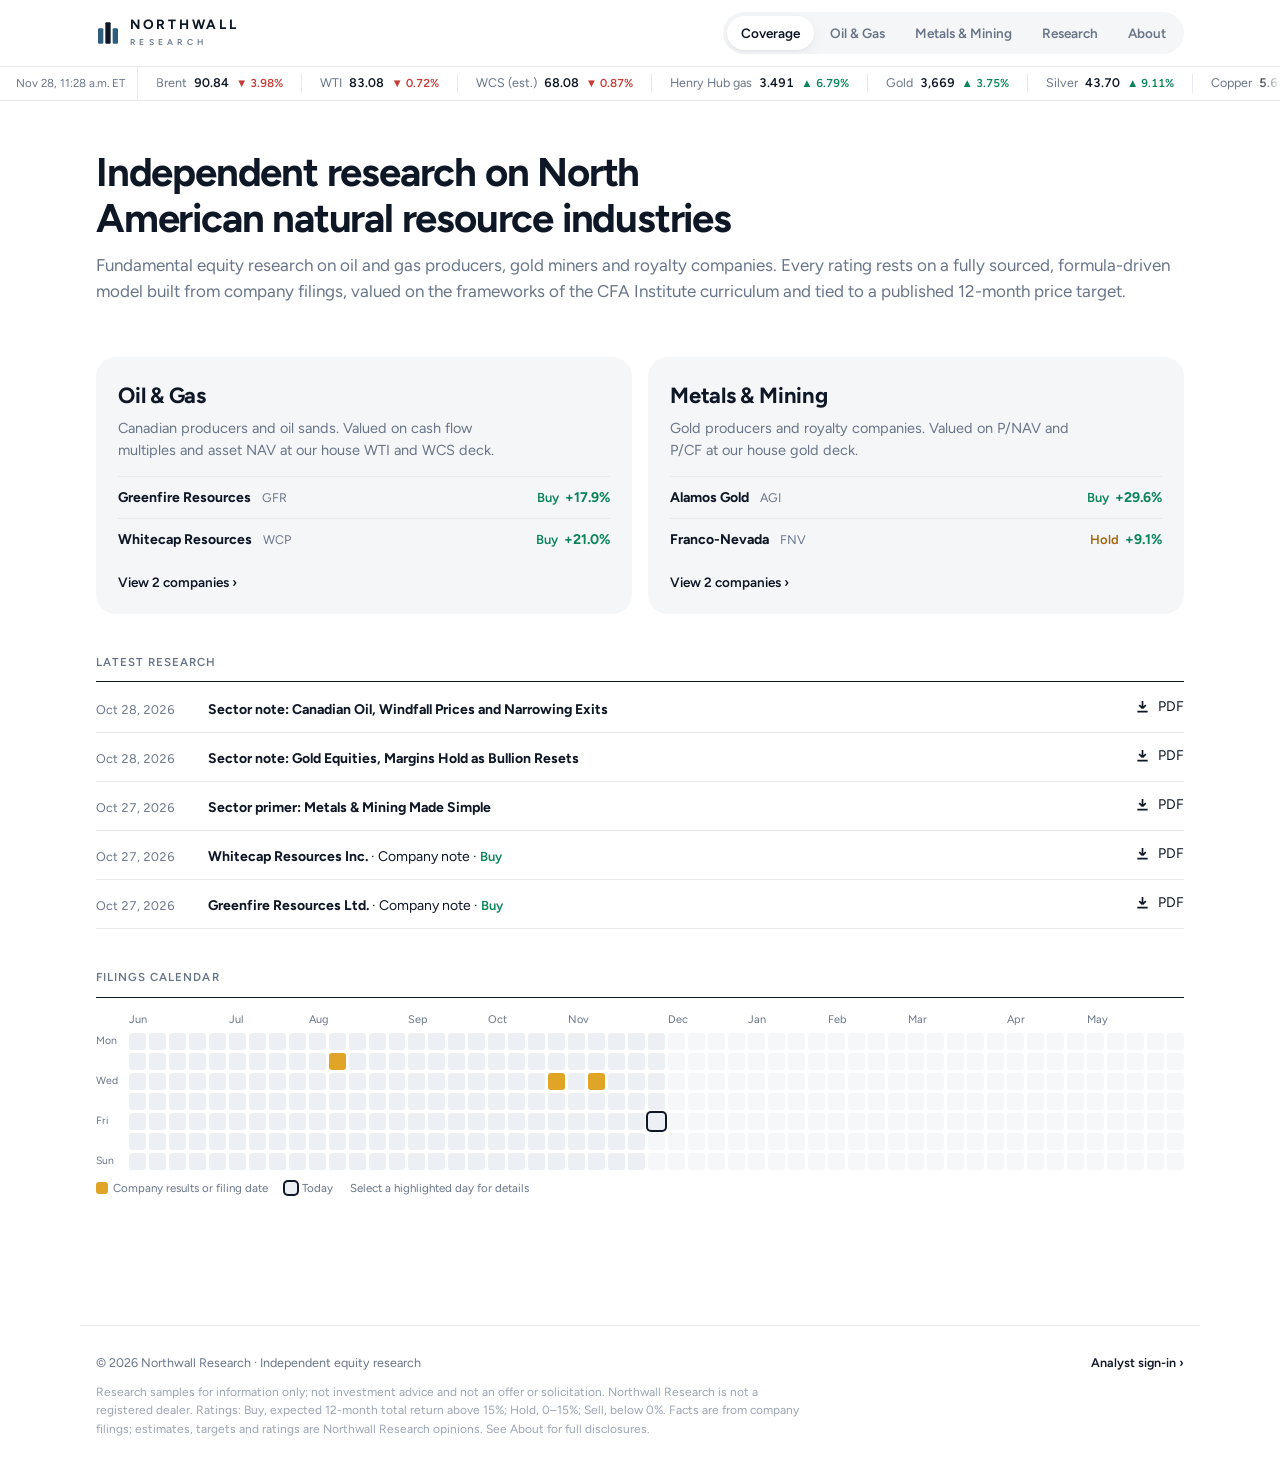
<file: index.html>
<!doctype html><html lang="en"><head><meta charset="utf-8"><meta name="viewport" content="width=device-width,initial-scale=1,viewport-fit=cover"><meta name="description" content="Northwall Research: independent equity research on North American oil and gas, and metals and mining."><style>:root{padding-top:env(safe-area-inset-top,0px);padding-bottom:env(safe-area-inset-bottom,0px)}body{margin:0}img{max-width:100%}[hidden]{display:none!important}</style></head><body><title>Northwall Research</title>
<meta name="claude:viewport-fit-sides" content="cover">
<link rel="preconnect" href="https://fonts.googleapis.com"><link rel="preconnect" href="https://fonts.gstatic.com" crossorigin>
<link rel="stylesheet" href="https://fonts.googleapis.com/css2?family=Figtree:wght@400;500;600;700&display=swap">
<style>

/* Layout: a calm brokerage-app shell. Light header with pill navigation, big numbers first, soft grey cards, details below. */
:root{
  --bg:#FFFFFF; --surface:#F5F6F8; --raised:#FFFFFF; --ink:#0E1726; --muted:#687588; --faint:#9AA4B2; --line:#E6E9EE; --soft:#ECEFF3;
  --accent:#0E1726; --accent-ink:#FFFFFF; --brand:#2F5D7C; --brand-soft:#E3ECF3;
  --heat:#E0A526; --up:#0A8458; --down:#C43D37; --warn:#A2650E; --up-bg:#E2F3EB; --down-bg:#F8E5E3; --warn-bg:#F6ECDA;
  --good:var(--up); --bad:var(--down); --good-bg:var(--up-bg); --bad-bg:var(--down-bg);
  --shadow:0 1px 2px rgba(14,23,38,.05),0 4px 16px rgba(14,23,38,.05);
  --sans:"Figtree",-apple-system,"Segoe UI",Roboto,"Helvetica Neue",Arial,sans-serif;
  --display:var(--sans); --body:var(--sans);
  --mono:ui-monospace,"SF Mono",Menlo,Consolas,monospace;
  --r-lg:20px; --r-md:14px;
}
@media (prefers-color-scheme: dark){:root:not([data-theme="light"]){
  --bg:#0A0E14; --surface:#131921; --raised:#1A212B; --ink:#EDF1F6; --muted:#93A0B1; --faint:#677487; --line:#232C38; --soft:#1C242F;
  --accent:#EDF1F6; --accent-ink:#0A0E14; --brand:#8DB4D3; --brand-soft:#1A2A3A;
  --heat:#F2C23A; --up:#37C489; --down:#F07B74; --warn:#E3A94F; --up-bg:#12291F; --down-bg:#341A1A; --warn-bg:#30250F;
  --shadow:0 1px 2px rgba(0,0,0,.3); color-scheme:dark}}
:root[data-theme="dark"]{
  --bg:#0A0E14; --surface:#131921; --raised:#1A212B; --ink:#EDF1F6; --muted:#93A0B1; --faint:#677487; --line:#232C38; --soft:#1C242F;
  --accent:#EDF1F6; --accent-ink:#0A0E14; --brand:#8DB4D3; --brand-soft:#1A2A3A;
  --heat:#F2C23A; --up:#37C489; --down:#F07B74; --warn:#E3A94F; --up-bg:#12291F; --down-bg:#341A1A; --warn-bg:#30250F;
  --shadow:0 1px 2px rgba(0,0,0,.3); color-scheme:dark}
*{box-sizing:border-box}
[hidden]{display:none!important}
body{background:var(--bg);color:var(--ink);font-family:var(--sans);font-size:14.5px;line-height:1.5;-webkit-font-smoothing:antialiased}
body::before{content:"";position:fixed;inset:0 0 auto;height:env(safe-area-inset-top,0px);z-index:10;background:var(--bg)}
a{color:var(--ink);text-underline-offset:3px}
button,input,select,textarea{font:inherit;color:inherit}
:focus-visible{outline:2px solid var(--brand);outline-offset:2px}
.wrap{max-width:1120px;margin:0 auto;padding-left:max(16px,env(safe-area-inset-left,0px));padding-right:max(16px,env(safe-area-inset-right,0px))}
/* header */
header.bar{position:sticky;top:env(safe-area-inset-top,0px);z-index:5;background:color-mix(in srgb,var(--bg) 88%,transparent);backdrop-filter:saturate(1.4) blur(14px);-webkit-backdrop-filter:saturate(1.4) blur(14px);border-bottom:1px solid var(--line)}
header.bar .wrap{display:flex;align-items:center;gap:16px;padding-block:12px;flex-wrap:wrap}
.lock{display:flex;align-items:center;gap:10px;text-decoration:none;color:var(--ink)}
.lock .w1{font-weight:700;letter-spacing:.2em;font-size:13.5px;line-height:1}
.lock .w2{font-size:8.5px;letter-spacing:.5em;color:var(--muted);margin-top:4px;font-weight:600}
nav.tabs{display:flex;gap:2px;margin-left:auto;background:var(--surface);border-radius:999px;padding:4px;overflow-x:auto;max-width:100%;scrollbar-width:none}
nav.tabs a{color:var(--muted);text-decoration:none;padding:7px 14px;border-radius:999px;font-size:13.5px;font-weight:600;white-space:nowrap;transition:background .15s,color .15s}
nav.tabs a:hover{color:var(--ink)}
nav.tabs:empty{display:none}
nav.tabs a[aria-current="page"]{background:var(--raised);color:var(--ink);box-shadow:var(--shadow)}
@media (max-width:760px){nav.tabs{margin-left:0;width:100%}}
.deckline{display:flex;gap:6px;flex-wrap:wrap;width:100%;font-variant-numeric:tabular-nums}
@media (max-width:760px){.deckline{flex-wrap:nowrap;overflow-x:auto;scrollbar-width:none}.deckline span{white-space:nowrap}}
.deckline span{font-size:12px;color:var(--muted);background:var(--surface);border-radius:999px;padding:3px 10px}
.deckline span b{color:var(--ink);font-weight:600}
.deckline .live{color:var(--up);background:var(--up-bg);font-weight:600}
main{padding-block:28px 64px}
/* type */
h1{font-weight:700;font-size:30px;line-height:1.15;margin:0;text-wrap:balance;letter-spacing:-.02em}
h2{font-weight:700;font-size:19px;margin:0 0 12px;text-wrap:balance;letter-spacing:-.01em}
h3{font-size:15px;font-weight:700;color:var(--ink);margin:0 0 12px;letter-spacing:-.005em}
.eyebrow{font-size:13px;color:var(--muted);font-weight:500}
.sub{color:var(--muted);margin-top:6px}
.note{font-size:12.5px;color:var(--muted)}
.num{font-variant-numeric:tabular-nums}
/* layout */
.grid{display:grid;gap:16px;align-items:start}
.g2{grid-template-columns:minmax(0,1.45fr) minmax(0,1fr)}
.g3{grid-template-columns:repeat(3,minmax(0,1fr))}
.g4{grid-template-columns:repeat(4,minmax(0,1fr))}
@media (max-width:900px){.g2,.g3{grid-template-columns:minmax(0,1fr)}.g4{grid-template-columns:repeat(2,minmax(0,1fr))}}
.stack{display:flex;flex-direction:column;gap:16px}
.panel{background:var(--surface);border-radius:var(--r-lg);padding:20px;min-width:0}
.scroll{overflow-x:auto}
.section{margin-bottom:16px}
/* tables */
table{border-collapse:collapse;width:100%;font-variant-numeric:tabular-nums}
th{font-size:12px;color:var(--muted);text-align:right;font-weight:500;padding:8px 10px;border-bottom:1px solid var(--line);white-space:nowrap}
td{padding:10px;border-bottom:1px solid var(--line);text-align:right;white-space:nowrap}
tbody tr:last-child td{border-bottom:0}
th:first-child,td:first-child{text-align:left;padding-left:0}
th:last-child,td:last-child{padding-right:0}
td.l,th.l{text-align:left}
tr.click{cursor:pointer}
/* pills, buttons */
.pill{display:inline-block;padding:3px 10px;border-radius:999px;font-size:12px;font-weight:600}
.Buy{background:var(--up-bg);color:var(--up)} .Hold{background:var(--warn-bg);color:var(--warn)} .Sell{background:var(--down-bg);color:var(--down)}
.ok{color:var(--up);font-weight:600} .no{color:var(--down);font-weight:600}
.up{color:var(--up)} .down{color:var(--down)}
.tag{font-size:11.5px;color:var(--muted);background:var(--soft);border-radius:999px;padding:2px 8px}
.btn{display:inline-flex;align-items:center;gap:6px;background:var(--accent);color:var(--accent-ink);border:0;border-radius:999px;padding:9px 18px;cursor:pointer;font-weight:600;font-size:13.5px;text-decoration:none;transition:transform .1s,opacity .15s}
.btn:hover{opacity:.88} .btn:active{transform:scale(.98)}
.btn.ghost{background:var(--raised);color:var(--ink);box-shadow:inset 0 0 0 1px var(--line)}
.panel .btn.ghost{background:var(--raised)}
.btn:disabled{opacity:.45;cursor:default}
.banner{background:var(--brand-soft);color:var(--ink);border-radius:var(--r-md);padding:12px 16px;font-size:13.5px}
/* desk hero + holdings list */
.hero{display:flex;justify-content:space-between;align-items:flex-end;gap:24px;flex-wrap:wrap;margin-bottom:28px}
.hero .big{font-size:52px;font-weight:700;letter-spacing:-.035em;line-height:1;font-variant-numeric:tabular-nums;margin-top:6px}
.hero .big small{font-size:22px;letter-spacing:-.01em;margin-left:2px}
.hero .chg{margin-top:10px;font-weight:600;font-size:15px}
.counts{display:flex;gap:8px;flex-wrap:wrap}
.count{background:var(--surface);border-radius:var(--r-md);padding:12px 16px;min-width:96px}
.count .k{font-size:12px;color:var(--muted)} .count .v{font-size:22px;font-weight:700;letter-spacing:-.02em}
.holdings{background:var(--surface);border-radius:var(--r-lg);padding:6px 8px;margin-bottom:16px}
.hrow{display:grid;grid-template-columns:44px minmax(0,1.6fr) 80px repeat(3,minmax(0,.8fr)) 28px;gap:14px;align-items:center;padding:14px 12px;border-radius:var(--r-md);cursor:pointer;text-decoration:none;color:inherit;font-variant-numeric:tabular-nums}
.hrow:hover{background:var(--raised);box-shadow:var(--shadow)}
.hrow.head{cursor:default;padding-block:8px;font-size:12px;color:var(--muted)} .hrow.head:hover{background:none;box-shadow:none}
.hrow .r{text-align:right}
.av{width:40px;height:40px;border-radius:50%;display:grid;place-items:center;font-size:11.5px;font-weight:700;letter-spacing:.02em;background:var(--raised);color:var(--brand);box-shadow:inset 0 0 0 1px var(--line)}
.hrow .nm b{display:block;font-weight:600;white-space:nowrap;overflow:hidden;text-overflow:ellipsis}
.hrow .nm>span{display:block;font-size:12.5px;color:var(--muted);white-space:nowrap;overflow:hidden;text-overflow:ellipsis}
.show-s{display:none}
.hrow .ret{font-weight:700;font-size:16px}
.hrow .chev{color:var(--faint);text-align:right}
.hrow .sm{display:block;font-size:12px;color:var(--muted);font-weight:500}
@media (max-width:700px){.hrow{grid-template-columns:40px minmax(0,1fr) auto;gap:12px}.hrow .hide-s{display:none}.show-s{display:inline}.hrow.head{display:none}}
.feed{padding:0;margin:0;display:flex;flex-direction:column}
.feed li{list-style:none;padding:10px 0;border-bottom:1px solid var(--line);font-size:13.5px;display:flex;gap:10px;align-items:baseline;flex-wrap:wrap}
.feed li:last-child{border-bottom:0}
.feed .when{color:var(--muted);font-size:12px;font-variant-numeric:tabular-nums;min-width:74px}
.empty{color:var(--muted);font-size:13.5px;padding:6px 0}
/* company */
.cohead{display:flex;gap:20px;align-items:flex-end;justify-content:space-between;flex-wrap:wrap;margin-bottom:24px}
.price{font-size:46px;font-weight:700;letter-spacing:-.035em;line-height:1;margin-top:14px;font-variant-numeric:tabular-nums}
.pricesub{margin-top:10px;font-size:15px;font-weight:600;display:flex;gap:10px;align-items:center;flex-wrap:wrap}
.actions{display:flex;gap:8px;flex-wrap:wrap}
.tiles{display:grid;grid-template-columns:repeat(4,minmax(0,1fr));gap:12px;margin-bottom:16px}
@media (max-width:760px){.tiles{grid-template-columns:repeat(2,minmax(0,1fr))}}
.tile{background:var(--surface);border-radius:var(--r-md);padding:14px 16px;min-width:0}
.tile .k{font-size:12.5px;color:var(--muted)} .tile .v{font-size:21px;font-weight:700;letter-spacing:-.02em;margin-top:2px;font-variant-numeric:tabular-nums}
.chartcard{background:var(--surface);border-radius:var(--r-lg);padding:20px 20px 16px;margin-bottom:16px}
.chartcard .top{display:flex;justify-content:space-between;align-items:flex-start;gap:16px;flex-wrap:wrap}
.readout .v{font-size:30px;font-weight:700;letter-spacing:-.03em;font-variant-numeric:tabular-nums;line-height:1.1}
.readout .k{font-size:13px;color:var(--muted)} .readout .k.up{color:var(--up);font-weight:600} .readout .k.down{color:var(--down);font-weight:600}
.chart{width:100%;display:block;margin-top:12px;touch-action:pan-y;cursor:crosshair}
.chart text{font-family:var(--sans);font-size:11px;fill:var(--muted)}
.slider{display:flex;align-items:center;gap:14px;margin-top:8px}
.slider input[type=range]{flex:1;min-width:0;accent-color:var(--accent)}
.kv{display:grid;grid-template-columns:minmax(0,1fr) auto}
.kv div{padding:9px 0;border-bottom:1px solid var(--line);font-variant-numeric:tabular-nums}
.kv div:nth-last-child(-n+2){border-bottom:0}
.kv div:nth-child(even){text-align:right;font-weight:600}
.src{font-size:12px;color:var(--muted);white-space:normal;max-width:360px;text-align:left}
.edit{font-size:12px;padding:4px 12px}
details.inputs summary{cursor:pointer;font-weight:700;font-size:15px;list-style:none;display:flex;justify-content:space-between;align-items:center}
details.inputs summary::-webkit-details-marker{display:none}
details.inputs summary::after{content:"Show";font-size:13px;font-weight:600;color:var(--muted)}
details.inputs[open] summary::after{content:"Hide"}
/* agents */
.agents{display:grid;grid-template-columns:270px minmax(0,1fr);gap:16px}
@media (max-width:860px){.agents{grid-template-columns:minmax(0,1fr)}}
.roles{display:flex;flex-direction:column;gap:6px}
@media (max-width:860px){.roles{flex-direction:row;overflow-x:auto;padding-bottom:4px}}
.role{display:flex;gap:12px;align-items:flex-start;border:0;background:transparent;border-radius:var(--r-md);padding:12px;text-align:left;cursor:pointer;min-width:220px}
.role:hover{background:var(--surface)}
.role[aria-pressed="true"]{background:var(--surface)}
.role .av{flex:none;width:36px;height:36px}
.role[aria-pressed="true"] .av{background:var(--accent);color:var(--accent-ink);box-shadow:none}
.role b{display:block;font-size:14.5px;font-weight:600}
.role span.d{font-size:12.5px;color:var(--muted);line-height:1.4}
.chat{display:flex;flex-direction:column;gap:12px;min-width:0}
.log{display:flex;flex-direction:column;gap:12px;min-height:320px;max-height:60vh;overflow-y:auto;padding:4px 2px}
.msg{max-width:88%;padding:11px 15px;border-radius:20px;line-height:1.55;min-width:0;overflow-wrap:anywhere}
.msg.u{align-self:flex-end;background:var(--accent);color:var(--accent-ink);border-bottom-right-radius:6px}
.msg.a{align-self:flex-start;background:var(--raised);border-bottom-left-radius:6px;box-shadow:var(--shadow)}
.msg.a p{margin:0 0 8px} .msg.a p:last-child{margin:0}
.msg.a ul{margin:4px 0 8px;padding-left:18px}
.msg .work{font-family:var(--mono);font-size:11px;color:var(--muted);border-top:1px solid var(--line);margin-top:10px;padding-top:8px;white-space:pre-wrap}
.msg table{font-size:12.5px;margin:6px 0} .msg td,.msg th{padding:4px 8px}
.composer{display:flex;gap:8px;align-items:flex-end;background:var(--raised);border-radius:24px;padding:6px 6px 6px 16px;box-shadow:inset 0 0 0 1px var(--line)}
.composer textarea{flex:1;min-width:0;min-height:40px;max-height:180px;border:0;outline:0;padding:9px 0;background:transparent;resize:none}
.composer .btn{padding:9px 16px}
.chips{display:flex;gap:6px;flex-wrap:wrap}
.chip{border:0;background:var(--raised);box-shadow:inset 0 0 0 1px var(--line);border-radius:999px;padding:6px 12px;font-size:12.5px;cursor:pointer;color:var(--ink)}
.chip:hover{background:var(--soft)}
/* note view */
.notepaper{background:var(--surface);border-radius:var(--r-lg);padding:28px;max-width:920px}
.notepaper .cols{display:grid;grid-template-columns:minmax(0,1fr) minmax(0,1fr);gap:28px}
@media (max-width:700px){.notepaper .cols{grid-template-columns:minmax(0,1fr)}}
.notepaper h4{font-size:15px;margin:0 0 6px}
.notepaper p{margin:0 0 10px}
.rbox{display:grid;grid-template-columns:repeat(4,auto);gap:4px 24px;background:var(--raised);padding:12px 16px;border-radius:var(--r-md)}
@media (max-width:560px){.rbox{grid-template-columns:repeat(2,auto)}}
.rbox .k{font-size:12px;color:var(--muted)} .rbox .v{font-weight:700;font-size:18px;font-variant-numeric:tabular-nums}
.status{font-size:12px;font-weight:600;padding:3px 10px;border-radius:999px}
.st-Draft{background:var(--soft);color:var(--muted)} .st-Approved{background:var(--up-bg);color:var(--up)} .st-Blocked{background:var(--down-bg);color:var(--down)} .st-Published{background:var(--accent);color:var(--accent-ink)}
.row{display:flex;gap:10px;align-items:center;flex-wrap:wrap}
.field{display:flex;flex-direction:column;gap:5px;font-size:12.5px;color:var(--muted)}
.field input,.field select,.field textarea{border:0;box-shadow:inset 0 0 0 1px var(--line);border-radius:12px;padding:9px 12px;background:var(--raised);color:var(--ink);font-size:14px}
.back{display:inline-flex;gap:6px;align-items:center;color:var(--muted);text-decoration:none;font-weight:600;font-size:13.5px}
/* market tape */
.tape{display:flex;align-items:center;border-top:1px solid var(--line);font-size:12.5px;height:34px;overflow:hidden}
.tstamp{flex:none;padding:0 12px 0 max(16px,env(safe-area-inset-left,0px));color:var(--muted);font-size:11.5px;white-space:nowrap;border-right:1px solid var(--line);height:100%;display:flex;align-items:center;background:var(--bg);position:relative;z-index:1}
.tviewport{flex:1;min-width:0;overflow:hidden;-webkit-mask-image:linear-gradient(90deg,transparent,#000 24px,#000 calc(100% - 24px),transparent);mask-image:linear-gradient(90deg,transparent,#000 24px,#000 calc(100% - 24px),transparent)}
.ttrack{display:flex;width:max-content;animation:tape var(--dur,40s) linear infinite}
.tape:hover .ttrack{animation-play-state:paused}
.tdup{display:flex}
@keyframes tape{from{transform:translateX(0)}to{transform:translateX(-50%)}}
@media (prefers-reduced-motion:reduce){.ttrack{animation:none}.tviewport{overflow-x:auto}.tdup{display:none}}
.ti{display:inline-flex;gap:7px;align-items:baseline;padding:0 18px;white-space:nowrap;border-right:1px solid var(--line)}
.tn{color:var(--muted)} .tp{font-weight:600;color:var(--ink)} .tc{font-size:11.5px;font-weight:600}
.mt .tc{margin-left:8px;font-size:12.5px}
.pubbar{display:flex;gap:12px;align-items:center;flex-wrap:wrap;padding-block:8px;font-size:13px;border-top:1px solid var(--line);max-width:none;background:var(--brand-soft)}
.btn.sm{padding:6px 14px;font-size:12.5px}
/* calendar heatmap */
.heatwrap{overflow-x:auto;padding:12px 0 4px;scrollbar-width:thin}
.heat{display:grid;grid-template-rows:auto repeat(7,auto);gap:3px;min-width:640px}
@media (max-width:700px){.heat{min-width:880px}}
.hm{display:contents} .hm span{grid-row:1;font-size:11px;color:var(--muted);white-space:nowrap;padding-bottom:2px}
.hd{grid-column:1;font-size:10.5px;color:var(--muted);padding-right:8px;align-self:center;line-height:1}
.hc{display:block;aspect-ratio:1;width:100%;border:0;padding:0;border-radius:3px;cursor:pointer;background:color-mix(in srgb,var(--heat) 26%,var(--soft))}
.hc.fut{background:var(--soft)}
.hc.l1{background:color-mix(in srgb,var(--heat) 50%,var(--soft))}
.hc.l2{background:color-mix(in srgb,var(--heat) 75%,var(--soft))}
.hc.l3{background:var(--heat)}
.hc.today{box-shadow:0 0 0 2px var(--ink)}
.hc.sel{box-shadow:0 0 0 2px var(--up)}
.hc:hover{filter:brightness(.92)} .hc:focus-visible{outline:2px solid var(--ink);outline-offset:1px}
.hlegend{display:flex;align-items:center;gap:5px;flex-wrap:wrap;font-size:11.5px;color:var(--muted);margin-top:6px}
.hlegend .hc{width:12px;height:12px;cursor:default}
.hdetail{margin-top:10px;font-size:13.5px}
.hdetail:empty{display:none}
/* desk, minimal */
.dhead{display:flex;justify-content:space-between;align-items:flex-end;gap:16px;flex-wrap:wrap;margin-bottom:28px}
.sec{margin-bottom:40px}
.label{font-size:11.5px;font-weight:600;letter-spacing:.09em;text-transform:uppercase;color:var(--muted);padding-bottom:10px;border-bottom:1px solid var(--ink);margin-bottom:2px}
.fine{font-size:12px;color:var(--faint);margin:12px 0 0}
table.cov th{font-size:11.5px;font-weight:600;letter-spacing:.09em;text-transform:uppercase;border-bottom:1px solid var(--ink);padding-block:0 10px}
table.cov td{padding-block:15px;font-size:15px}
table.cov td:last-child{font-weight:600}
table.cov tr.click:hover td{background:var(--surface)}
table.cov tr.grp td{padding:22px 0 8px;font-size:12.5px;font-weight:600;color:var(--muted);border-bottom:1px solid var(--line)}
table.cov tr.grp:first-child td{padding-top:14px}
table.cov tr.grp a{color:var(--muted);text-decoration:none} table.cov tr.grp a:hover{color:var(--ink)}
.cn{font-weight:600} .ct{color:var(--muted);font-size:12.5px;margin-left:8px}
.flag{margin-left:8px;font-size:11px;font-weight:600;color:var(--warn);background:var(--warn-bg);border-radius:999px;padding:1px 8px}
.rt{font-size:13px;font-weight:600} .rt.Buy{background:none;color:var(--up)} .rt.Hold{background:none;color:var(--warn)} .rt.Sell{background:none;color:var(--down)}
@media (max-width:600px){table.cov .hide-s{display:none} .ct{display:block;margin:2px 0 0}}
ul.plain{list-style:none;margin:0;padding:0}
ul.plain li{display:flex;gap:16px;padding:12px 0;border-bottom:1px solid var(--line);font-size:14px;align-items:baseline}
ul.plain li .d{flex:none;width:96px;color:var(--muted);font-size:12.5px}
ul.plain li a{text-decoration:none} ul.plain li a:hover{text-decoration:underline}
.mtiles{display:grid;grid-template-columns:repeat(4,minmax(0,1fr));border-top:1px solid var(--ink);border-bottom:1px solid var(--line)}
@media (max-width:760px){.mtiles{grid-template-columns:repeat(2,minmax(0,1fr))}}
.mt{padding:16px 16px 16px 0;min-width:0} .mt+.mt{padding-left:16px;border-left:1px solid var(--line)}
@media (max-width:760px){.mt:nth-child(3){padding-left:0;border-left:0}.mt:nth-child(n+3){border-top:1px solid var(--line)}}
.mt .k{font-size:12px;color:var(--muted)} .mt .v{font-size:24px;font-weight:700;letter-spacing:-.02em;margin:4px 0 2px}
details.conn summary{cursor:pointer;list-style:none;display:flex;justify-content:space-between;align-items:center}
details.conn summary::-webkit-details-marker{display:none}
details.conn summary::after{content:"Settings";font-size:13px;font-weight:600;color:var(--muted)}
.dot{width:9px;height:9px;border-radius:50%;background:var(--faint);display:inline-block} .dot.on{background:var(--up);box-shadow:0 0 0 3px var(--up-bg)}
@media (prefers-reduced-motion:reduce){*{scroll-behavior:auto!important;transition:none!important}}

/* public front end */
.hero2{padding-block:20px 8px;margin-bottom:28px}
.hero2 h1{font-size:40px;letter-spacing:-.03em;text-wrap:balance}
.hero2 .sub{font-size:17px;margin-top:12px}
/* calendar: only filing and results dates are coloured */
.hc{background:var(--soft)} .hc.fut{background:color-mix(in srgb,var(--soft) 50%,var(--bg))}
.hc.l1,.hc.l2,.hc.l3{background:var(--heat)}
.logo{width:40px;height:40px;border-radius:50%;background:#fff;box-shadow:inset 0 0 0 1px var(--line);display:grid;place-items:center;overflow:hidden;flex:none}
.logo img{width:26px;height:26px;object-fit:contain}
.logo span{font-size:11.5px;font-weight:700;color:var(--brand)}
.lg-s{width:22px;height:22px;vertical-align:middle;margin-right:8px;display:inline-grid}
.lg-s img{width:15px;height:15px}
.lg-s span{font-size:7px}
/* football field */
.chart.ff{cursor:default}
.ff text{font-family:var(--sans);font-size:11px;fill:var(--muted)}
.ff .lab{fill:var(--ink);font-size:11.5px}
.ff text{paint-order:stroke;stroke:var(--surface);stroke-width:4px;stroke-linejoin:round}
.ff .val{fill:var(--ink);font-size:10.5px;font-variant-numeric:tabular-nums}
.sectors{display:grid;grid-template-columns:repeat(2,minmax(0,1fr));gap:16px;margin-bottom:40px}
@media (max-width:760px){.sectors{grid-template-columns:minmax(0,1fr)}}
.scard{display:block;background:var(--surface);border-radius:var(--r-lg);padding:22px;text-decoration:none;color:inherit;transition:box-shadow .15s,transform .15s}
.scard:hover{box-shadow:var(--shadow);transform:translateY(-1px)}
.scard h2{font-size:22px;margin:0 0 6px} .scard p{color:var(--muted);margin:0 0 14px;max-width:46ch}
.scard .co{display:flex;justify-content:space-between;align-items:baseline;padding:10px 0;border-top:1px solid var(--line);font-size:14px}
.scard .go{margin-top:12px;font-weight:600;font-size:13.5px}
.prose{max-width:68ch} .prose p{margin:0 0 12px;line-height:1.65}
.prose h2{margin-top:26px} .prose h2:first-child{margin-top:0}
.cgrid{display:grid;grid-template-columns:minmax(0,1.5fr) minmax(0,1fr);gap:40px;align-items:start}
@media (max-width:900px){.cgrid{grid-template-columns:minmax(0,1fr)}}
.dl{display:inline-flex;align-items:center;gap:8px}
.dl svg{width:15px;height:15px}
footer.site{border-top:1px solid var(--line);margin-top:24px;padding-block:28px 40px;font-size:12.5px;color:var(--muted)}
footer.site .row{justify-content:space-between}
footer.site a{color:var(--muted)}
.signin{font-weight:600;color:var(--ink)!important;text-decoration:none}
.legal{font-size:12px;color:var(--faint);max-width:90ch;margin-top:10px;line-height:1.55}
</style>

<header class="bar"><div class="wrap">
  <a class="lock" href="#home" aria-label="Northwall Research home">
    <svg width="24" height="24" viewBox="0 0 36 36" aria-hidden="true"><rect x="3" y="11" width="8" height="23" rx="1.5" fill="var(--brand)"/><rect x="14" y="2" width="8" height="32" rx="1.5" fill="var(--ink)"/><rect x="25" y="11" width="8" height="23" rx="1.5" fill="var(--brand)"/></svg>
    <div><div class="w1">NORTHWALL</div><div class="w2">RESEARCH</div></div>
  </a>
  <nav class="tabs" id="tabs"></nav>
</div>
<div class="tape" id="tape" aria-label="Commodity prices"></div>
</header>
<main class="wrap" id="view"><div class="empty" style="padding:40px 0">Loading coverage…</div></main>
<footer class="site wrap"><div class="row"><span>© 2026 Northwall Research · Independent equity research</span><a class="signin" href="desk/">Analyst sign-in ›</a></div>
<div class="legal">Research samples for information only; not investment advice and not an offer or solicitation. Northwall Research is not a registered dealer. Ratings: Buy, expected 12-month total return above 15%; Hold, 0–15%; Sell, below 0%. Facts are from company filings; estimates, targets and ratings are Northwall Research opinions. See About for full disclosures.</div></footer>

<script data-goatcounter="https://northwall-research.goatcounter.com/count" data-goatcounter-settings='{"no_onload": true}' async src="https://gc.zgo.at/count.js"></script>
<script>
const GC_QUEUE = [];
function track(o) { try { if (window.goatcounter && window.goatcounter.count) { window.goatcounter.count(o); return; } } catch (e) { } GC_QUEUE.push(o); }
setInterval(() => { if (GC_QUEUE.length && window.goatcounter && window.goatcounter.count) GC_QUEUE.splice(0).forEach(o => { try { window.goatcounter.count(o); } catch (e) { } }); }, 1000);
document.addEventListener('click', (e) => { const a = e.target.closest('a[href^="reports/"]'); if (a) { const f = decodeURIComponent(a.getAttribute('href').slice(8)); track({ path: 'download/' + f, title: 'PDF download: ' + f, event: true }); } });
const P = { data: null, prices: null };
const esc = (s) => String(s ?? '').replace(/[&<>"]/g, c => ({ '&': '&amp;', '<': '&lt;', '>': '&gt;', '"': '&quot;' }[c]));
const fmt = (v, d = 2) => (v == null || isNaN(v)) ? '–' : Number(v).toLocaleString('en-US', { minimumFractionDigits: d, maximumFractionDigits: d });
const pct = (v, d = 1) => (v == null || isNaN(v)) ? '–' : (v * 100).toFixed(d) + '%';
const sgn = (v) => (v >= 0 ? '+' : '') + pct(v);
const cur = (c) => c === 'CAD' ? 'C$' : 'US$';
const SECTORS = {
  'oil-gas': { name: 'Oil & Gas', blurb: 'Canadian producers and oil sands. Valued on cash flow multiples and asset NAV at our house WTI and WCS deck.', tape: ['WTI', 'BRENT', 'WCS', 'NATGAS'] },
  'metals-mining': { name: 'Metals & Mining', blurb: 'Gold producers and royalty companies. Valued on P/NAV and P/CF at our house gold deck.', tape: ['GOLD', 'SILVER', 'COPPER', 'PLATINUM'] } };
const CO = () => P.data.companies, T = () => Object.keys(CO()).sort();
const inSector = (k) => T().filter(t => CO()[t].sector === k);
const logo = (c, small) => `<span class="logo${small ? ' lg-s' : ''}">${c.domain ? `<img src="https://www.google.com/s2/favicons?domain=${c.domain}&sz=128" alt="" onerror="this.replaceWith(Object.assign(document.createElement('span'),{textContent:'${c.ticker}'}))">` : `<span>${c.ticker}</span>`}</span>`;
const DL = '<svg viewBox="0 0 16 16" fill="none" stroke="currentColor" stroke-width="1.8" aria-hidden="true"><path d="M8 2v8m0 0L4.5 6.5M8 10l3.5-3.5M2.5 13.5h11"/></svg>';
const isSec = (x) => x.ticker === 'SECTOR';
const pdfBtn = (x, ghost) => `<a class="btn ${ghost ? 'ghost' : ''} dl" href="reports/${encodeURIComponent(x.file)}" download>${DL}${esc(x.doc_type)}${x.title ? ' ' + esc(x.title) : ''} (PDF)</a>`;

/* tape */
const ORDER = ['BRENT', 'WTI', 'WCS', 'NATGAS', 'GOLD', 'SILVER', 'COPPER', 'PLATINUM', 'PALLADIUM', 'USDCAD', 'UST10'];
const pxFmt = (it) => { const v = it.price; if (v == null) return '–'; const d = it.id === 'USDCAD' ? 4 : it.id === 'UST10' ? 2 : (it.id === 'COPPER' || it.id === 'NATGAS') ? 3 : v >= 1000 ? 0 : 2; return fmt(v, d) + (it.id === 'UST10' ? '%' : ''); };
const priceOf = (id) => P.prices && P.prices.items ? P.prices.items.find(x => x.id === id) : null;
function renderTape() {
  const el = document.getElementById('tape'); if (!P.prices || !P.prices.items) { el.hidden = true; return; } el.hidden = false;
  const items = P.prices.items.slice().sort((a, b) => ORDER.indexOf(a.id) - ORDER.indexOf(b.id));
  const one = items.map(it => `<span class="ti"><span class="tn">${esc(it.name)}</span><span class="tp num">${pxFmt(it)}</span>${it.dp != null ? `<span class="tc num ${it.dp >= 0 ? 'up' : 'down'}">${it.dp >= 0 ? '▲' : '▼'} ${Math.abs(it.dp).toFixed(2)}%</span>` : ''}</span>`).join('');
  const stamp = new Date(P.prices.as_of).toLocaleString('en-CA', { timeZone: 'America/Toronto', month: 'short', day: 'numeric', hour: '2-digit', minute: '2-digit' }) + ' ET';
  el.innerHTML = `<div class="tstamp" title="Delayed prices, refreshed every 15 minutes">${stamp}</div><div class="tviewport"><div class="ttrack" style="--dur:${Math.max(30, items.length * 5)}s">${one}<span aria-hidden="true" class="tdup">${one}</span></div></div>`;
}

/* routing */
const route = () => (location.hash || '#home').slice(1) || 'home';
function renderTabs(r) {
  const active = CO()[r.toUpperCase()] ? CO()[r.toUpperCase()].sector : r;
  const items = [['home', 'Coverage'], ...Object.entries(SECTORS).map(([k, s]) => [k, s.name]), ['research', 'Research'], ['about', 'About']];
  document.getElementById('tabs').innerHTML = items.map(([h, l]) => `<a href="#${h}" ${h === active ? 'aria-current="page"' : ''}>${l}</a>`).join('');
}
function render() {
  if (P.data) { const rr = route(); track({ path: '/' + (rr === 'home' ? '' : '#' + rr), title: 'Northwall: ' + rr }); }
  if (!P.data) return; const r = route(), v = document.getElementById('view'); renderTabs(r);
  if (SECTORS[r]) v.innerHTML = viewSector(r);
  else if (CO()[r.toUpperCase()]) { v.innerHTML = viewCompany(r.toUpperCase()); bindCompany(r.toUpperCase()); }
  else if (r === 'research') v.innerHTML = viewResearch();
  else if (r === 'about') v.innerHTML = viewAbout();
  else { v.innerHTML = viewHome(); bindHeat('heat-home'); }
  document.querySelectorAll('[data-go]').forEach(x => x.addEventListener('click', () => location.hash = x.dataset.go));
  window.scrollTo(0, 0);
}
window.addEventListener('hashchange', render);
let rzT2; window.addEventListener('resize', () => { clearTimeout(rzT2); rzT2 = setTimeout(() => { const r = route(); if (P.data && CO()[r.toUpperCase()]) bindCompany(r.toUpperCase()); }, 200); });

/* shared pieces */
function covTable(ts) {
  return `<div class="scroll"><table class="cov"><thead><tr><th class="l">Company</th><th class="l">Rating</th><th class="hide-s">Price</th><th class="hide-s">Target</th><th>Return</th></tr></thead><tbody>${ts.map(t => { const c = CO()[t], k = cur(c.ccy);
    return `<tr class="click" data-go="${t.toLowerCase()}"><td>${logo(c, true)}<span class="cn">${esc(c.name.replace(/ (Inc|Corporation|Ltd)\.?$/, ''))}</span><span class="ct">${t}</span></td><td class="l"><span class="rt ${c.rating}">${c.rating}</span></td><td class="hide-s">${k}${fmt(c.price)}</td><td class="hide-s">${k}${fmt(c.target)}</td><td class="${c.ret >= 0 ? 'up' : 'down'}">${sgn(c.ret)}</td></tr>`; }).join('')}</tbody></table></div>`;
}
function eventsList(ts, n) {
  const ev = P.data.events.filter(e => e.status !== 'Done' && (!ts || ts.includes(e.ticker))).sort((a, b) => (a.date === 'TBC' ? '9999' : a.date).localeCompare(b.date === 'TBC' ? '9999' : b.date)).slice(0, n);
  return ev.length ? `<ul class="plain">${ev.map(e => `<li><span class="d num">${e.date === 'TBC' ? 'TBC' : new Date(e.date + 'T12:00').toLocaleDateString('en-CA', { month: 'short', day: 'numeric' })}</span><span><b>${esc(e.ticker)}</b> ${esc(e.event)}</span></li>`).join('')}</ul>` : '<div class="empty">Nothing scheduled.</div>';
}
const ymd = (d) => `${d.getFullYear()}-${String(d.getMonth() + 1).padStart(2, '0')}-${String(d.getDate()).padStart(2, '0')}`;
const FILING = /results|financial statements|filing|annual report|guidance|budget|AGM/i;
const PAST_FILINGS = [{ date: '2026-03-10', ticker: 'FNV', event: '2025 annual results' }, { date: '2026-08-11', ticker: 'FNV', event: 'Q2 2026 results and interim financial statements' }];
function calItems() { const map = {}, add = (d, it) => { if (/^\d{4}-\d\d-\d\d$/.test(d)) (map[d] = map[d] || []).push(it); };
  P.data.events.concat(PAST_FILINGS).filter(e => FILING.test(e.event)).forEach(e => add(e.date, { kind: 'Filing', ticker: e.ticker, text: e.event })); return map; }
function calHeat(id) {
  const items = calItems(), today = new Date(); today.setHours(12, 0, 0, 0);
  const start = new Date(today); start.setDate(start.getDate() - ((start.getDay() + 6) % 7) - 26 * 7);
  const weeks = 53, cells = [], months = []; let lastM = -1;
  for (let w = 0; w < weeks; w++) for (let d = 0; d < 7; d++) {
    const day = new Date(start); day.setDate(start.getDate() + w * 7 + d);
    const k = ymd(day), it = items[k] || [], n = it.length, fut = day > today;
    if (d === 0 && day.getMonth() !== lastM && (w > 0 || day.getDate() <= 14)) { months.push(`<span style="grid-column:${w + 2}">${day.toLocaleDateString('en-CA', { month: 'short' })}</span>`); lastM = day.getMonth(); }
    const tip = `${day.toLocaleDateString('en-CA', { weekday: 'short', month: 'short', day: 'numeric', year: 'numeric' })}${n ? ': ' + it.map(x => `${x.ticker} ${x.text}`).join('; ') : ''}`;
    cells.push(`<button type="button" class="hc l${Math.min(n, 3)}${fut ? ' fut' : ''}${k === ymd(today) ? ' today' : ''}" style="grid-column:${w + 2};grid-row:${d + 2}" data-day="${k}" title="${esc(tip)}" aria-label="${esc(tip)}"></button>`);
  }
  return `<div class="heatwrap" id="${id}"><div class="heat" style="grid-template-columns:auto repeat(${weeks},minmax(0,1fr))"><div class="hm">${months.join('')}</div>
    ${['Mon', '', 'Wed', '', 'Fri', '', 'Sun'].map((l, i) => `<span class="hd" style="grid-row:${i + 2}">${l}</span>`).join('')}${cells.join('')}</div></div>
    <div class="hlegend"><i class="hc l1"></i><span>Company results or filing date</span><i class="hc today" style="margin-left:12px;background:var(--soft)"></i><span>Today</span><span style="margin-left:12px">Select a highlighted day for details</span></div><div class="hdetail" id="${id}-d"></div>`;
}
function bindHeat(id) { const wrap = document.getElementById(id); if (!wrap) return;
  wrap.addEventListener('click', e => { const b = e.target.closest('[data-day]'); if (!b) return; wrap.querySelectorAll('.sel').forEach(x => x.classList.remove('sel')); b.classList.add('sel');
    const it = calItems()[b.dataset.day] || [], d = new Date(b.dataset.day + 'T12:00');
    document.getElementById(id + '-d').innerHTML = `<b>${d.toLocaleDateString('en-CA', { weekday: 'long', month: 'long', day: 'numeric' })}</b>${it.length ? `<ul class="plain">${it.map(x => `<li><span class="d">${x.kind}</span><span><b>${esc(x.ticker)}</b> ${esc(x.text)}</span></li>`).join('')}</ul>` : '<div class="empty">Nothing on this day.</div>'}`; });
  const t = wrap.querySelector('.today'); if (t) wrap.scrollLeft = Math.max(0, t.offsetLeft - wrap.clientWidth / 2); }

/* views */
function viewHome() {
  const lib = P.data.library.slice(0, 5);
  return `<section class="hero2"><h1>Independent research on North American natural resource industries</h1>
    <p class="sub">Fundamental equity research on oil and gas producers, gold miners and royalty companies. Every rating rests on a fully sourced, formula-driven model built from company filings, valued on the frameworks of the CFA Institute curriculum and tied to a published 12-month price target.</p></section>
  <div class="sectors">${Object.entries(SECTORS).map(([k, s]) => { const ts = inSector(k);
    return `<a class="scard" href="#${k}"><h2>${s.name}</h2><p>${s.blurb}</p>${ts.map(t => { const c = CO()[t]; return `<div class="co"><span><b>${esc(c.name.replace(/ (Inc|Corporation|Ltd)\.?$/, ''))}</b> <span class="ct">${t}</span></span><span><span class="rt ${c.rating}">${c.rating}</span> &nbsp;<b class="${c.ret >= 0 ? 'up' : 'down'}">${sgn(c.ret)}</b></span></div>`; }).join('')}<div class="go">View ${ts.length} companies ›</div></a>`; }).join('')}</div>
  <section class="sec"><div class="label">Latest research</div><ul class="plain">${lib.map(x => `<li><span class="d num">${new Date(x.date + 'T12:00').toLocaleDateString('en-CA', { month: 'short', day: 'numeric', year: 'numeric' })}</span><span style="flex:1">${isSec(x) ? `<b>${esc(x.doc_type)}</b>` : `<a href="#${x.ticker.toLowerCase()}"><b>${esc(CO()[x.ticker] ? CO()[x.ticker].name : x.ticker)}</b></a> · ${esc(x.doc_type)}${x.title ? ' ' + esc(x.title) : ''} · <span class="rt ${x.rating}">${x.rating}</span>`}</span><a class="dl" href="reports/${encodeURIComponent(x.file)}" download>${DL} PDF</a></li>`).join('')}</ul></section>
  <section class="sec"><div class="label">Filings calendar</div>${calHeat('heat-home')}</section>`;
}
function viewSector(k) {
  const s = SECTORS[k], ts = inSector(k), d = P.data.deck;
  const deckOf = { GOLD: `Our 2027E US$${fmt(d.gold['2027E'], 0)}`, WTI: `Our 2027E US$${fmt(d.wti['2027E'], 0)}`, WCS: `Our diff. US$${fmt(d.wcs_diff['2027E'], 0)}` };
  const tiles = s.tape.map(id => { const p = priceOf(id);
    return `<div class="mt"><div class="k">${p ? esc(p.name) : id}</div><div class="v num">${p ? pxFmt(p) : '–'}${p && p.dp != null ? `<span class="tc ${p.dp >= 0 ? 'up' : 'down'}">${p.dp >= 0 ? '+' : ''}${p.dp.toFixed(2)}%</span>` : ''}</div><div class="k">${p ? esc(p.unit) : ''}${deckOf[id] ? ' · ' + deckOf[id] : ''}</div></div>`; }).join('');
  return `<div class="dhead"><div><h1>${s.name}</h1><div class="sub">${s.blurb}</div></div></div>
  <div class="mtiles sec">${tiles}</div>
  ${P.data.library.filter(x => isSec(x) && x.sector === k).map(x => `<div class="panel row" style="justify-content:space-between;margin-bottom:10px"><div><h3 style="margin:0">${esc(x.doc_type.replace(/^Sector (note|primer): /, ''))}</h3><div class="note">${x.doc_type.startsWith('Sector primer') ? 'Sector primer' : 'Sector note'} &middot; ${esc(x.date)}</div></div><a class="btn dl" href="reports/${encodeURIComponent(x.file)}" download>${DL}Download PDF</a></div>`).join('')}<div class="sec"></div><section class="sec">${covTable(ts)}<p class="fine">Return is the 12-month expected total return to target, dividend included. Select a company for the full view and the report.</p></section>
  <section class="sec"><div class="label">Upcoming</div>${eventsList(ts, 6)}</section>`;
}
function viewCompany(t) {
  const c = CO()[t], k = cur(c.ccy), mk = cur(c.model_ccy), v = c.valuation, lib = P.data.library.filter(x => x.ticker === t);
  const est = c.estimates.map(r => `<tr><td>${esc(r.label)}</td>${r.values.map(x => `<td>${x == null ? '–' : fmt(x, r.d)}</td>`).join('')}</tr>`).join('');
  const hist = P.data.ratinglog.filter(x => x.ticker === t);
  const vrows = [[`${v.methods[0]} value / share`, mk + fmt(v.v1)], [`${v.methods[1]} value / share`, mk + fmt(v.v2)], v.navps != null ? ['NAV per share', mk + fmt(v.navps)] : null,
    ['Cost of equity (CAPM) / WACC', `${pct(v.ke)} / ${pct(v.wacc)}`], ['DCF value / share', mk + fmt(v.dcf_ps)], ['Growth priced in (reverse DCF)', pct(v.g_impl)],
    v.ri_ps != null ? ['Residual income / share', mk + fmt(v.ri_ps)] : null, v.be_wti != null ? ['Dividend breakeven WTI', 'US$' + fmt(v.be_wti, 1)] : null].filter(Boolean);
  const sec = SECTORS[c.sector];
  return `<a class="back" href="#${c.sector}">‹ ${sec.name}</a>
  <div class="cohead" style="margin-top:14px"><div><div class="row">${logo(c)}<div><h1 style="font-size:26px">${esc(c.name)}</h1><div class="eyebrow">${esc(c.exchange)}: ${t} · ${esc(c.industry)}</div></div></div>
    <div class="price">${k}${fmt(c.price)}</div>
    <div class="pricesub"><span class="pill ${c.rating}">${c.rating}</span><span class="${c.ret >= 0 ? 'up' : 'down'}">${sgn(c.ret)} to a ${k}${fmt(c.target)} target</span><span class="note" style="font-weight:500">Published ${new Date(c.published + 'T12:00').toLocaleDateString('en-CA', { month: 'long', day: 'numeric', year: 'numeric' })}</span></div></div>
    <div class="actions">${lib.map((x, i) => pdfBtn(x, i > 0)).join('')}</div></div>
  <div class="chartcard"><div class="top"><div><h3 style="margin:0">Valuation range</h3><div class="note">What each method and the commodity price imply per share, against today&rsquo;s price and our target. Bars flex each multiple by ±20% and the ${c.curve.commodity === 'Gold' ? 'gold' : 'WTI'} deck by ±15%.</div></div></div>
    <svg class="chart ff" id="ff" role="img" aria-label="Valuation range by method"></svg></div>
  <div class="panel sec"><h3>Northwall estimates</h3><div class="scroll"><table><thead><tr><th>FY Dec</th>${P.data.cols.map(p => `<th>${p}</th>`).join('')}</tr></thead><tbody>${est}</tbody></table></div><div class="note" style="margin-top:8px">${esc(c.model_ccy === 'CAD' ? 'C$' : 'US$')} unless noted. 2026E combines reported H1 results with our H2 estimate.</div></div>
  <div class="cgrid sec"><article class="prose">
    <h2>Investment summary</h2>${c.text.summary}<h2>Valuation</h2>${c.text.valuation}<h2>Risks to rating and price target</h2>${c.text.risks}
    <p class="fine">Exhibit references point to the PDF report.</p></article>
  <aside class="stack">
    <div class="panel"><h3>Valuation</h3><div class="kv">${vrows.map(([a, b]) => `<div>${a}</div><div>${b}</div>`).join('')}</div></div>
    <div class="panel"><h3>Rating history</h3><ul class="plain">${hist.map(x => `<li><span class="d num">${esc(x.date)}</span><span>${esc(x.action)}: <b>${esc(x.new_rating)}</b>, target ${k}${fmt(x.new_target)}</span></li>`).join('') || '<li>None</li>'}</ul></div>
    <div class="panel"><h3>Upcoming</h3>${eventsList([t], 4)}</div>
  </aside></div>`;
}
function bindCompany(t) {
  const c = CO()[t], k = cur(c.ccy), f = c.field, svg = document.getElementById('ff'); if (!svg || !f) return;
  const W = Math.max(320, Math.round(svg.getBoundingClientRect().width) || 720), narrow = W < 560;
  const L = narrow ? 8 : 250, R = 16, rowH = 38, top = 26, nRows = f.rows.length + (f.points.length ? 1 : 0), H = top + nRows * rowH + (narrow ? nRows * 16 : 0) + 30;
  svg.setAttribute('viewBox', `0 0 ${W} ${H}`); svg.setAttribute('height', H);
  const vals = f.rows.flatMap(r => r.range).concat(f.points.map(p => p.v), [c.price, c.target]);
  let lo = Math.min(...vals), hi = Math.max(...vals); const pad = (hi - lo) * 0.08; lo -= pad; hi += pad;
  const sx = v => L + (v - lo) / (hi - lo) * (W - L - R);
  const nice = (a, b, n) => { const r = (b - a) / n, p = Math.pow(10, Math.floor(Math.log10(r))), m = [1, 2, 2.5, 5, 10].find(q => q * p >= r) * p, o = []; for (let v = Math.ceil(a / m) * m; v <= b; v += m) o.push(v); return o; };
  const d = (v) => v >= 100 ? fmt(v, 0) : fmt(v, 2);
  let g = nice(lo, hi, narrow ? 4 : 6).map(v => `<line x1="${sx(v)}" x2="${sx(v)}" y1="${top - 6}" y2="${H - 24}" stroke="var(--line)"/><text x="${sx(v)}" y="${H - 8}" text-anchor="middle">${k}${fmt(v, v >= 100 ? 0 : v >= 10 ? 0 : 2)}</text>`).join('');
  let y = top;
  f.rows.forEach(r => {
    const yb = narrow ? y + 16 : y;
    g += `<text class="lab" x="${narrow ? L : L - 12}" y="${narrow ? y + 4 : yb + 15}" text-anchor="${narrow ? 'start' : 'end'}">${esc(r.label)}</text>`;
    g += `<rect x="${sx(r.range[0])}" y="${yb + 4}" width="${Math.max(2, sx(r.range[1]) - sx(r.range[0]))}" height="18" rx="4" fill="var(--brand)" opacity=".85"><title>${esc(r.label)}: ${k}${d(r.range[0])} to ${k}${d(r.range[1])}. ${esc(r.note)}</title></rect>`;
    g += `<line x1="${sx(r.mid)}" x2="${sx(r.mid)}" y1="${yb + 2}" y2="${yb + 24}" stroke="var(--bg)" stroke-width="2"/>`;
    g += `<text class="val" x="${sx(r.range[0]) - 5}" y="${yb + 17}" text-anchor="end">${d(r.range[0])}</text><text class="val" x="${sx(r.range[1]) + 5}" y="${yb + 17}">${d(r.range[1])}</text>`;
    y += rowH + (narrow ? 16 : 0);
  });
  if (f.points.length) {
    const yb = narrow ? y + 16 : y;
    g += `<text class="lab" x="${narrow ? L : L - 12}" y="${narrow ? y + 4 : yb + 15}" text-anchor="${narrow ? 'start' : 'end'}">CFA cross-checks (not in target)</text>`;
    f.points.slice().sort((a, b) => a.v - b.v).forEach((pt, i) => { const x = sx(pt.v);
      g += `<path d="M${x} ${yb + 5} l7 8 l-7 8 l-7 -8z" fill="var(--heat)" stroke="var(--bg)" stroke-width="1.2"><title>${esc(pt.label)}: ${k}${d(pt.v)}</title></path>`;
      g += `<text class="val" x="${x}" y="${yb + (i % 2 ? 36 : -1)}" text-anchor="middle">${esc(pt.label.replace(' (FCFF, two-stage)', ''))} ${d(pt.v)}</text>`; });
  }
  const line = (v, col, dash, lab, anchor) => `<line x1="${sx(v)}" x2="${sx(v)}" y1="${top - 10}" y2="${H - 24}" stroke="${col}" stroke-width="1.6" ${dash ? 'stroke-dasharray="4 4"' : ''}/><text x="${sx(v) + (anchor === 'end' ? -5 : 5)}" y="${top - 12}" text-anchor="${anchor}" style="fill:${col};font-weight:700">${lab}</text>`;
  const tFirst = c.target >= c.price;
  g += line(c.price, 'var(--muted)', true, `Price ${k}${d(c.price)}`, tFirst ? 'end' : 'start') + line(c.target, 'var(--ink)', false, `Target ${k}${d(c.target)}`, tFirst ? 'start' : 'end');
  svg.innerHTML = g;
}

function viewResearch() {
  return `<div class="dhead"><div><h1>Research</h1><div class="sub">Every published report, newest first. Corrections are issued as new versions; earlier versions stay available.</div></div></div>
  <div class="scroll sec"><table class="cov"><thead><tr><th class="l">Date</th><th class="l">Company</th><th class="l hide-s">Report</th><th class="l">Rating</th><th class="hide-s">Target</th><th></th></tr></thead><tbody>
  ${P.data.library.map(x => `<tr><td class="l num">${esc(x.date)}</td><td class="l">${isSec(x) ? `<span class="cn">${x.sector === 'oil-gas' ? 'Oil &amp; Gas' : 'Metals &amp; Mining'}</span><span class="ct">Sector</span>` : `<a href="#${x.ticker.toLowerCase()}"><span class="cn">${esc(CO()[x.ticker] ? CO()[x.ticker].name.replace(/ (Inc|Corporation|Ltd)\.?$/, '') : x.ticker)}</span></a><span class="ct">${esc(x.ticker)}</span>`}</td><td class="l hide-s">${esc(x.doc_type)}${x.title ? ' ' + esc(x.title) : ''}</td><td class="l">${x.rating ? `<span class="rt ${x.rating}">${x.rating}</span>` : '–'}</td><td class="hide-s">${x.target != null ? cur(x.ccy) + fmt(x.target) : '–'}</td><td><a class="dl" href="reports/${encodeURIComponent(x.file)}" download>${DL} PDF</a></td></tr>`).join('')}</tbody></table></div>`;
}
function viewAbout() {
  return `<div class="dhead"><div><h1>About Northwall Research</h1></div></div><div class="cgrid sec"><article class="prose">
  <p>Northwall Research publishes independent fundamental research on North American oil and gas producers, gold miners and royalty companies. The research is written by Basel Al-Ghousein, a Level II candidate for the CFA designation.</p>
  <h2>Our approach</h2>
  <p><b>Research grounded in primary sources.</b> Every forecast begins with the company&rsquo;s own disclosure: annual and interim financial statements, MD&amp;A, technical reports and guidance. Each model input carries its source, and each judgement is identified as a Northwall estimate, so any figure in our research can be traced back to where it came from.</p>
  <p><b>Asset-level models, one house view on commodities.</b> We model each company from the asset up: production, grades or volumes, unit costs, capital and taxes, through to free cash flow and the balance sheet. All coverage runs on a single house price deck for gold, crude oil, the WCS differential, currency and interest rates, so valuations are comparable across names and every change to our commodity view flows through the whole coverage at once.</p>
  <p><b>Valuation anchored in how the sector trades, tested against intrinsic value.</b> Price targets blend an asset-based measure (net asset value for resource companies) with a cash flow multiple chosen for each business model. We then test every target against a two-stage discounted cash flow, a residual income model and a reverse DCF that shows the growth the share price already discounts. Where the methods diverge, we explain why.</p>
  <p><b>Integrity checks before publication.</b> Models are rebuilt and reconciled before any report is issued. Ratings, targets and returns quoted in a report are read directly from the model, and a supervisory review confirms the figures tie out and that the report meets the CFA Institute Code of Ethics and Standards of Professional Conduct.</p>
  <p><b>Published, versioned and on the record.</b> Every rating and target change is logged with its date and rationale. Reports are never edited after publication; corrections are issued as new versions and earlier versions remain available.</p>
  <h2>Ratings</h2><p><b>Buy:</b> expected 12-month total return above 15%. <b>Hold:</b> expected total return between 0% and 15%. <b>Sell:</b> expected total return below 0%. Total return includes the forward dividend. Price targets are 12-month.</p>
  <h2>Important disclosures</h2><p>This research is provided for information only. It is not investment advice, and it is not an offer or a solicitation to buy or sell any security. Northwall Research is not a registered dealer or adviser. Information is believed to be reliable but is not guaranteed. Opinions and estimates are as of the publication date and may change without notice. Forward-looking statements are inherently uncertain. The analyst certifies that the views expressed are their own and that no part of their compensation is related to any rating or view. The analyst holds no position in the companies covered unless disclosed in the report.</p>
  </article><aside class="stack"><div class="panel"><h3>Coverage</h3>${Object.entries(SECTORS).map(([k, s]) => `<div class="note" style="margin-top:8px"><b>${s.name}</b></div>${inSector(k).map(t => `<div style="margin-top:4px">${logo(CO()[t], true)}<a href="#${t.toLowerCase()}">${esc(CO()[t].name)}</a></div>`).join('')}`).join('')}</div></aside></div>`;
}
(async () => {
  try { const [d, p] = await Promise.all([fetch('public.json', { cache: 'no-store' }).then(r => r.json()), fetch('prices.json', { cache: 'no-store' }).then(r => r.ok ? r.json() : null).catch(() => null)]);
    P.data = d; P.prices = p; renderTape(); render(); }
  catch (e) { document.getElementById('view').innerHTML = '<div class="banner">The coverage data could not be loaded. Refresh the page to try again.</div>'; }
  setInterval(async () => { try { const r = await fetch('prices.json', { cache: 'no-store' }); if (r.ok) { P.prices = await r.json(); renderTape(); } } catch (e) { } }, 5 * 60 * 1000);
})();
</script>
</body></html>
</file>
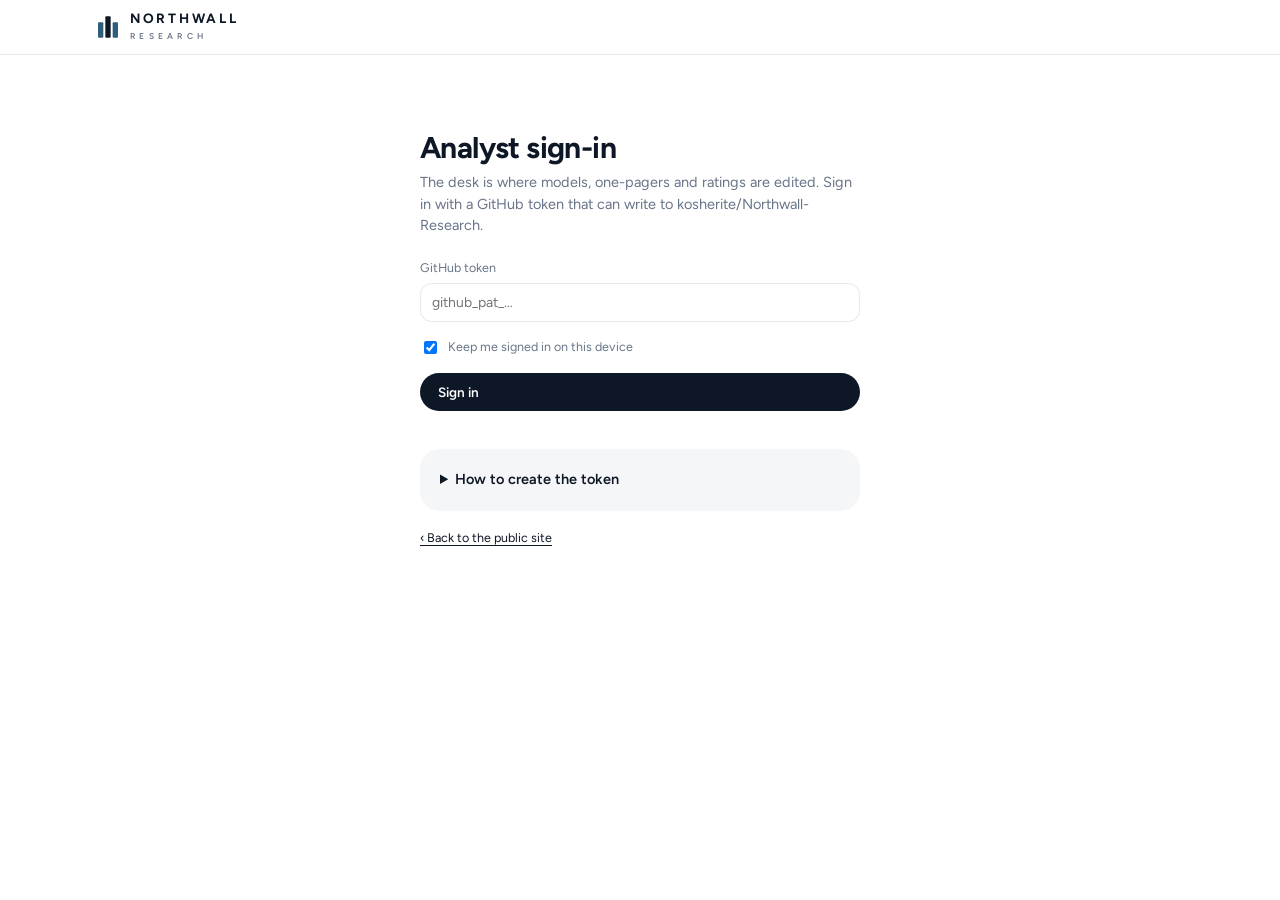
<file: desk/index.html>
<!doctype html><html lang="en"><head><meta charset="utf-8"><meta name="viewport" content="width=device-width,initial-scale=1,viewport-fit=cover"><meta name="description" content="Northwall Research: independent equity research on North American oil and gas, and metals and mining."><style>:root{padding-top:env(safe-area-inset-top,0px);padding-bottom:env(safe-area-inset-bottom,0px)}body{margin:0}img{max-width:100%}[hidden]{display:none!important}</style></head><body><title>Northwall Desk</title><meta name="robots" content="noindex">
<meta name="claude:viewport-fit-sides" content="cover">
<link rel="preconnect" href="https://fonts.googleapis.com"><link rel="preconnect" href="https://fonts.gstatic.com" crossorigin>
<link rel="stylesheet" href="https://fonts.googleapis.com/css2?family=Figtree:wght@400;500;600;700&display=swap">
<style>
/* Layout: a calm brokerage-app shell. Light header with pill navigation, big numbers first, soft grey cards, details below. */
:root{
  --bg:#FFFFFF; --surface:#F5F6F8; --raised:#FFFFFF; --ink:#0E1726; --muted:#687588; --faint:#9AA4B2; --line:#E6E9EE; --soft:#ECEFF3;
  --accent:#0E1726; --accent-ink:#FFFFFF; --brand:#2F5D7C; --brand-soft:#E3ECF3;
  --heat:#E0A526; --up:#0A8458; --down:#C43D37; --warn:#A2650E; --up-bg:#E2F3EB; --down-bg:#F8E5E3; --warn-bg:#F6ECDA;
  --good:var(--up); --bad:var(--down); --good-bg:var(--up-bg); --bad-bg:var(--down-bg);
  --shadow:0 1px 2px rgba(14,23,38,.05),0 4px 16px rgba(14,23,38,.05);
  --sans:"Figtree",-apple-system,"Segoe UI",Roboto,"Helvetica Neue",Arial,sans-serif;
  --display:var(--sans); --body:var(--sans);
  --mono:ui-monospace,"SF Mono",Menlo,Consolas,monospace;
  --r-lg:20px; --r-md:14px;
}
@media (prefers-color-scheme: dark){:root:not([data-theme="light"]){
  --bg:#0A0E14; --surface:#131921; --raised:#1A212B; --ink:#EDF1F6; --muted:#93A0B1; --faint:#677487; --line:#232C38; --soft:#1C242F;
  --accent:#EDF1F6; --accent-ink:#0A0E14; --brand:#8DB4D3; --brand-soft:#1A2A3A;
  --heat:#F2C23A; --up:#37C489; --down:#F07B74; --warn:#E3A94F; --up-bg:#12291F; --down-bg:#341A1A; --warn-bg:#30250F;
  --shadow:0 1px 2px rgba(0,0,0,.3); color-scheme:dark}}
:root[data-theme="dark"]{
  --bg:#0A0E14; --surface:#131921; --raised:#1A212B; --ink:#EDF1F6; --muted:#93A0B1; --faint:#677487; --line:#232C38; --soft:#1C242F;
  --accent:#EDF1F6; --accent-ink:#0A0E14; --brand:#8DB4D3; --brand-soft:#1A2A3A;
  --heat:#F2C23A; --up:#37C489; --down:#F07B74; --warn:#E3A94F; --up-bg:#12291F; --down-bg:#341A1A; --warn-bg:#30250F;
  --shadow:0 1px 2px rgba(0,0,0,.3); color-scheme:dark}
*{box-sizing:border-box}
[hidden]{display:none!important}
body{background:var(--bg);color:var(--ink);font-family:var(--sans);font-size:14.5px;line-height:1.5;-webkit-font-smoothing:antialiased}
body::before{content:"";position:fixed;inset:0 0 auto;height:env(safe-area-inset-top,0px);z-index:10;background:var(--bg)}
a{color:var(--ink);text-underline-offset:3px}
button,input,select,textarea{font:inherit;color:inherit}
:focus-visible{outline:2px solid var(--brand);outline-offset:2px}
.wrap{max-width:1120px;margin:0 auto;padding-left:max(16px,env(safe-area-inset-left,0px));padding-right:max(16px,env(safe-area-inset-right,0px))}
/* header */
header.bar{position:sticky;top:env(safe-area-inset-top,0px);z-index:5;background:color-mix(in srgb,var(--bg) 88%,transparent);backdrop-filter:saturate(1.4) blur(14px);-webkit-backdrop-filter:saturate(1.4) blur(14px);border-bottom:1px solid var(--line)}
header.bar .wrap{display:flex;align-items:center;gap:16px;padding-block:12px;flex-wrap:wrap}
.lock{display:flex;align-items:center;gap:10px;text-decoration:none;color:var(--ink)}
.lock .w1{font-weight:700;letter-spacing:.2em;font-size:13.5px;line-height:1}
.lock .w2{font-size:8.5px;letter-spacing:.5em;color:var(--muted);margin-top:4px;font-weight:600}
nav.tabs{display:flex;gap:2px;margin-left:auto;background:var(--surface);border-radius:999px;padding:4px;overflow-x:auto;max-width:100%;scrollbar-width:none}
nav.tabs a{color:var(--muted);text-decoration:none;padding:7px 14px;border-radius:999px;font-size:13.5px;font-weight:600;white-space:nowrap;transition:background .15s,color .15s}
nav.tabs a:hover{color:var(--ink)}
nav.tabs:empty{display:none}
nav.tabs a[aria-current="page"]{background:var(--raised);color:var(--ink);box-shadow:var(--shadow)}
@media (max-width:760px){nav.tabs{margin-left:0;width:100%}}
.deckline{display:flex;gap:6px;flex-wrap:wrap;width:100%;font-variant-numeric:tabular-nums}
@media (max-width:760px){.deckline{flex-wrap:nowrap;overflow-x:auto;scrollbar-width:none}.deckline span{white-space:nowrap}}
.deckline span{font-size:12px;color:var(--muted);background:var(--surface);border-radius:999px;padding:3px 10px}
.deckline span b{color:var(--ink);font-weight:600}
.deckline .live{color:var(--up);background:var(--up-bg);font-weight:600}
main{padding-block:28px 64px}
/* type */
h1{font-weight:700;font-size:30px;line-height:1.15;margin:0;text-wrap:balance;letter-spacing:-.02em}
h2{font-weight:700;font-size:19px;margin:0 0 12px;text-wrap:balance;letter-spacing:-.01em}
h3{font-size:15px;font-weight:700;color:var(--ink);margin:0 0 12px;letter-spacing:-.005em}
.eyebrow{font-size:13px;color:var(--muted);font-weight:500}
.sub{color:var(--muted);margin-top:6px}
.note{font-size:12.5px;color:var(--muted)}
.num{font-variant-numeric:tabular-nums}
/* layout */
.grid{display:grid;gap:16px;align-items:start}
.g2{grid-template-columns:minmax(0,1.45fr) minmax(0,1fr)}
.g3{grid-template-columns:repeat(3,minmax(0,1fr))}
.g4{grid-template-columns:repeat(4,minmax(0,1fr))}
@media (max-width:900px){.g2,.g3{grid-template-columns:minmax(0,1fr)}.g4{grid-template-columns:repeat(2,minmax(0,1fr))}}
.stack{display:flex;flex-direction:column;gap:16px}
.panel{background:var(--surface);border-radius:var(--r-lg);padding:20px;min-width:0}
.scroll{overflow-x:auto}
.section{margin-bottom:16px}
/* tables */
table{border-collapse:collapse;width:100%;font-variant-numeric:tabular-nums}
th{font-size:12px;color:var(--muted);text-align:right;font-weight:500;padding:8px 10px;border-bottom:1px solid var(--line);white-space:nowrap}
td{padding:10px;border-bottom:1px solid var(--line);text-align:right;white-space:nowrap}
tbody tr:last-child td{border-bottom:0}
th:first-child,td:first-child{text-align:left;padding-left:0}
th:last-child,td:last-child{padding-right:0}
td.l,th.l{text-align:left}
tr.click{cursor:pointer}
/* pills, buttons */
.pill{display:inline-block;padding:3px 10px;border-radius:999px;font-size:12px;font-weight:600}
.Buy{background:var(--up-bg);color:var(--up)} .Hold{background:var(--warn-bg);color:var(--warn)} .Sell{background:var(--down-bg);color:var(--down)}
.ok{color:var(--up);font-weight:600} .no{color:var(--down);font-weight:600}
.up{color:var(--up)} .down{color:var(--down)}
.tag{font-size:11.5px;color:var(--muted);background:var(--soft);border-radius:999px;padding:2px 8px}
.btn{display:inline-flex;align-items:center;gap:6px;background:var(--accent);color:var(--accent-ink);border:0;border-radius:999px;padding:9px 18px;cursor:pointer;font-weight:600;font-size:13.5px;text-decoration:none;transition:transform .1s,opacity .15s}
.btn:hover{opacity:.88} .btn:active{transform:scale(.98)}
.btn.ghost{background:var(--raised);color:var(--ink);box-shadow:inset 0 0 0 1px var(--line)}
.panel .btn.ghost{background:var(--raised)}
.btn:disabled{opacity:.45;cursor:default}
.banner{background:var(--brand-soft);color:var(--ink);border-radius:var(--r-md);padding:12px 16px;font-size:13.5px}
/* desk hero + holdings list */
.hero{display:flex;justify-content:space-between;align-items:flex-end;gap:24px;flex-wrap:wrap;margin-bottom:28px}
.hero .big{font-size:52px;font-weight:700;letter-spacing:-.035em;line-height:1;font-variant-numeric:tabular-nums;margin-top:6px}
.hero .big small{font-size:22px;letter-spacing:-.01em;margin-left:2px}
.hero .chg{margin-top:10px;font-weight:600;font-size:15px}
.counts{display:flex;gap:8px;flex-wrap:wrap}
.count{background:var(--surface);border-radius:var(--r-md);padding:12px 16px;min-width:96px}
.count .k{font-size:12px;color:var(--muted)} .count .v{font-size:22px;font-weight:700;letter-spacing:-.02em}
.holdings{background:var(--surface);border-radius:var(--r-lg);padding:6px 8px;margin-bottom:16px}
.hrow{display:grid;grid-template-columns:44px minmax(0,1.6fr) 80px repeat(3,minmax(0,.8fr)) 28px;gap:14px;align-items:center;padding:14px 12px;border-radius:var(--r-md);cursor:pointer;text-decoration:none;color:inherit;font-variant-numeric:tabular-nums}
.hrow:hover{background:var(--raised);box-shadow:var(--shadow)}
.hrow.head{cursor:default;padding-block:8px;font-size:12px;color:var(--muted)} .hrow.head:hover{background:none;box-shadow:none}
.hrow .r{text-align:right}
.av{width:40px;height:40px;border-radius:50%;display:grid;place-items:center;font-size:11.5px;font-weight:700;letter-spacing:.02em;background:var(--raised);color:var(--brand);box-shadow:inset 0 0 0 1px var(--line)}
.hrow .nm b{display:block;font-weight:600;white-space:nowrap;overflow:hidden;text-overflow:ellipsis}
.hrow .nm>span{display:block;font-size:12.5px;color:var(--muted);white-space:nowrap;overflow:hidden;text-overflow:ellipsis}
.show-s{display:none}
.hrow .ret{font-weight:700;font-size:16px}
.hrow .chev{color:var(--faint);text-align:right}
.hrow .sm{display:block;font-size:12px;color:var(--muted);font-weight:500}
@media (max-width:700px){.hrow{grid-template-columns:40px minmax(0,1fr) auto;gap:12px}.hrow .hide-s{display:none}.show-s{display:inline}.hrow.head{display:none}}
.feed{padding:0;margin:0;display:flex;flex-direction:column}
.feed li{list-style:none;padding:10px 0;border-bottom:1px solid var(--line);font-size:13.5px;display:flex;gap:10px;align-items:baseline;flex-wrap:wrap}
.feed li:last-child{border-bottom:0}
.feed .when{color:var(--muted);font-size:12px;font-variant-numeric:tabular-nums;min-width:74px}
.empty{color:var(--muted);font-size:13.5px;padding:6px 0}
/* company */
.cohead{display:flex;gap:20px;align-items:flex-end;justify-content:space-between;flex-wrap:wrap;margin-bottom:24px}
.price{font-size:46px;font-weight:700;letter-spacing:-.035em;line-height:1;margin-top:14px;font-variant-numeric:tabular-nums}
.pricesub{margin-top:10px;font-size:15px;font-weight:600;display:flex;gap:10px;align-items:center;flex-wrap:wrap}
.actions{display:flex;gap:8px;flex-wrap:wrap}
.tiles{display:grid;grid-template-columns:repeat(4,minmax(0,1fr));gap:12px;margin-bottom:16px}
@media (max-width:760px){.tiles{grid-template-columns:repeat(2,minmax(0,1fr))}}
.tile{background:var(--surface);border-radius:var(--r-md);padding:14px 16px;min-width:0}
.tile .k{font-size:12.5px;color:var(--muted)} .tile .v{font-size:21px;font-weight:700;letter-spacing:-.02em;margin-top:2px;font-variant-numeric:tabular-nums}
.chartcard{background:var(--surface);border-radius:var(--r-lg);padding:20px 20px 16px;margin-bottom:16px}
.chartcard .top{display:flex;justify-content:space-between;align-items:flex-start;gap:16px;flex-wrap:wrap}
.readout .v{font-size:30px;font-weight:700;letter-spacing:-.03em;font-variant-numeric:tabular-nums;line-height:1.1}
.readout .k{font-size:13px;color:var(--muted)} .readout .k.up{color:var(--up);font-weight:600} .readout .k.down{color:var(--down);font-weight:600}
.chart{width:100%;display:block;margin-top:12px;touch-action:pan-y;cursor:crosshair}
.chart text{font-family:var(--sans);font-size:11px;fill:var(--muted)}
.slider{display:flex;align-items:center;gap:14px;margin-top:8px}
.slider input[type=range]{flex:1;min-width:0;accent-color:var(--accent)}
.kv{display:grid;grid-template-columns:minmax(0,1fr) auto}
.kv div{padding:9px 0;border-bottom:1px solid var(--line);font-variant-numeric:tabular-nums}
.kv div:nth-last-child(-n+2){border-bottom:0}
.kv div:nth-child(even){text-align:right;font-weight:600}
.src{font-size:12px;color:var(--muted);white-space:normal;max-width:360px;text-align:left}
.edit{font-size:12px;padding:4px 12px}
details.inputs summary{cursor:pointer;font-weight:700;font-size:15px;list-style:none;display:flex;justify-content:space-between;align-items:center}
details.inputs summary::-webkit-details-marker{display:none}
details.inputs summary::after{content:"Show";font-size:13px;font-weight:600;color:var(--muted)}
details.inputs[open] summary::after{content:"Hide"}
/* agents */
.agents{display:grid;grid-template-columns:270px minmax(0,1fr);gap:16px}
@media (max-width:860px){.agents{grid-template-columns:minmax(0,1fr)}}
.roles{display:flex;flex-direction:column;gap:6px}
@media (max-width:860px){.roles{flex-direction:row;overflow-x:auto;padding-bottom:4px}}
.role{display:flex;gap:12px;align-items:flex-start;border:0;background:transparent;border-radius:var(--r-md);padding:12px;text-align:left;cursor:pointer;min-width:220px}
.role:hover{background:var(--surface)}
.role[aria-pressed="true"]{background:var(--surface)}
.role .av{flex:none;width:36px;height:36px}
.role[aria-pressed="true"] .av{background:var(--accent);color:var(--accent-ink);box-shadow:none}
.role b{display:block;font-size:14.5px;font-weight:600}
.role span.d{font-size:12.5px;color:var(--muted);line-height:1.4}
.chat{display:flex;flex-direction:column;gap:12px;min-width:0}
.log{display:flex;flex-direction:column;gap:12px;min-height:320px;max-height:60vh;overflow-y:auto;padding:4px 2px}
.msg{max-width:88%;padding:11px 15px;border-radius:20px;line-height:1.55;min-width:0;overflow-wrap:anywhere}
.msg.u{align-self:flex-end;background:var(--accent);color:var(--accent-ink);border-bottom-right-radius:6px}
.msg.a{align-self:flex-start;background:var(--raised);border-bottom-left-radius:6px;box-shadow:var(--shadow)}
.msg.a p{margin:0 0 8px} .msg.a p:last-child{margin:0}
.msg.a ul{margin:4px 0 8px;padding-left:18px}
.msg .work{font-family:var(--mono);font-size:11px;color:var(--muted);border-top:1px solid var(--line);margin-top:10px;padding-top:8px;white-space:pre-wrap}
.msg table{font-size:12.5px;margin:6px 0} .msg td,.msg th{padding:4px 8px}
.composer{display:flex;gap:8px;align-items:flex-end;background:var(--raised);border-radius:24px;padding:6px 6px 6px 16px;box-shadow:inset 0 0 0 1px var(--line)}
.composer textarea{flex:1;min-width:0;min-height:40px;max-height:180px;border:0;outline:0;padding:9px 0;background:transparent;resize:none}
.composer .btn{padding:9px 16px}
.chips{display:flex;gap:6px;flex-wrap:wrap}
.chip{border:0;background:var(--raised);box-shadow:inset 0 0 0 1px var(--line);border-radius:999px;padding:6px 12px;font-size:12.5px;cursor:pointer;color:var(--ink)}
.chip:hover{background:var(--soft)}
/* note view */
.notepaper{background:var(--surface);border-radius:var(--r-lg);padding:28px;max-width:920px}
.notepaper .cols{display:grid;grid-template-columns:minmax(0,1fr) minmax(0,1fr);gap:28px}
@media (max-width:700px){.notepaper .cols{grid-template-columns:minmax(0,1fr)}}
.notepaper h4{font-size:15px;margin:0 0 6px}
.notepaper p{margin:0 0 10px}
.rbox{display:grid;grid-template-columns:repeat(4,auto);gap:4px 24px;background:var(--raised);padding:12px 16px;border-radius:var(--r-md)}
@media (max-width:560px){.rbox{grid-template-columns:repeat(2,auto)}}
.rbox .k{font-size:12px;color:var(--muted)} .rbox .v{font-weight:700;font-size:18px;font-variant-numeric:tabular-nums}
.status{font-size:12px;font-weight:600;padding:3px 10px;border-radius:999px}
.st-Draft{background:var(--soft);color:var(--muted)} .st-Approved{background:var(--up-bg);color:var(--up)} .st-Blocked{background:var(--down-bg);color:var(--down)} .st-Published{background:var(--accent);color:var(--accent-ink)}
.row{display:flex;gap:10px;align-items:center;flex-wrap:wrap}
.field{display:flex;flex-direction:column;gap:5px;font-size:12.5px;color:var(--muted)}
.field input,.field select,.field textarea{border:0;box-shadow:inset 0 0 0 1px var(--line);border-radius:12px;padding:9px 12px;background:var(--raised);color:var(--ink);font-size:14px}
.back{display:inline-flex;gap:6px;align-items:center;color:var(--muted);text-decoration:none;font-weight:600;font-size:13.5px}
/* market tape */
.tape{display:flex;align-items:center;border-top:1px solid var(--line);font-size:12.5px;height:34px;overflow:hidden}
.tstamp{flex:none;padding:0 12px 0 max(16px,env(safe-area-inset-left,0px));color:var(--muted);font-size:11.5px;white-space:nowrap;border-right:1px solid var(--line);height:100%;display:flex;align-items:center;background:var(--bg);position:relative;z-index:1}
.tviewport{flex:1;min-width:0;overflow:hidden;-webkit-mask-image:linear-gradient(90deg,transparent,#000 24px,#000 calc(100% - 24px),transparent);mask-image:linear-gradient(90deg,transparent,#000 24px,#000 calc(100% - 24px),transparent)}
.ttrack{display:flex;width:max-content;animation:tape var(--dur,40s) linear infinite}
.tape:hover .ttrack{animation-play-state:paused}
.tdup{display:flex}
@keyframes tape{from{transform:translateX(0)}to{transform:translateX(-50%)}}
@media (prefers-reduced-motion:reduce){.ttrack{animation:none}.tviewport{overflow-x:auto}.tdup{display:none}}
.ti{display:inline-flex;gap:7px;align-items:baseline;padding:0 18px;white-space:nowrap;border-right:1px solid var(--line)}
.tn{color:var(--muted)} .tp{font-weight:600;color:var(--ink)} .tc{font-size:11.5px;font-weight:600}
.mt .tc{margin-left:8px;font-size:12.5px}
.pubbar{display:flex;gap:12px;align-items:center;flex-wrap:wrap;padding-block:8px;font-size:13px;border-top:1px solid var(--line);max-width:none;background:var(--brand-soft)}
.btn.sm{padding:6px 14px;font-size:12.5px}
/* calendar heatmap */
.heatwrap{overflow-x:auto;padding:12px 0 4px;scrollbar-width:thin}
.heat{display:grid;grid-template-rows:auto repeat(7,auto);gap:3px;min-width:640px}
@media (max-width:700px){.heat{min-width:880px}}
.hm{display:contents} .hm span{grid-row:1;font-size:11px;color:var(--muted);white-space:nowrap;padding-bottom:2px}
.hd{grid-column:1;font-size:10.5px;color:var(--muted);padding-right:8px;align-self:center;line-height:1}
.hc{display:block;aspect-ratio:1;width:100%;border:0;padding:0;border-radius:3px;cursor:pointer;background:color-mix(in srgb,var(--heat) 26%,var(--soft))}
.hc.fut{background:var(--soft)}
.hc.l1{background:color-mix(in srgb,var(--heat) 50%,var(--soft))}
.hc.l2{background:color-mix(in srgb,var(--heat) 75%,var(--soft))}
.hc.l3{background:var(--heat)}
.hc.today{box-shadow:0 0 0 2px var(--ink)}
.hc.sel{box-shadow:0 0 0 2px var(--up)}
.hc:hover{filter:brightness(.92)} .hc:focus-visible{outline:2px solid var(--ink);outline-offset:1px}
.hlegend{display:flex;align-items:center;gap:5px;flex-wrap:wrap;font-size:11.5px;color:var(--muted);margin-top:6px}
.hlegend .hc{width:12px;height:12px;cursor:default}
.hdetail{margin-top:10px;font-size:13.5px}
.hdetail:empty{display:none}
/* desk, minimal */
.dhead{display:flex;justify-content:space-between;align-items:flex-end;gap:16px;flex-wrap:wrap;margin-bottom:28px}
.sec{margin-bottom:40px}
.label{font-size:11.5px;font-weight:600;letter-spacing:.09em;text-transform:uppercase;color:var(--muted);padding-bottom:10px;border-bottom:1px solid var(--ink);margin-bottom:2px}
.fine{font-size:12px;color:var(--faint);margin:12px 0 0}
table.cov th{font-size:11.5px;font-weight:600;letter-spacing:.09em;text-transform:uppercase;border-bottom:1px solid var(--ink);padding-block:0 10px}
table.cov td{padding-block:15px;font-size:15px}
table.cov td:last-child{font-weight:600}
table.cov tr.click:hover td{background:var(--surface)}
table.cov tr.grp td{padding:22px 0 8px;font-size:12.5px;font-weight:600;color:var(--muted);border-bottom:1px solid var(--line)}
table.cov tr.grp:first-child td{padding-top:14px}
table.cov tr.grp a{color:var(--muted);text-decoration:none} table.cov tr.grp a:hover{color:var(--ink)}
.cn{font-weight:600} .ct{color:var(--muted);font-size:12.5px;margin-left:8px}
.flag{margin-left:8px;font-size:11px;font-weight:600;color:var(--warn);background:var(--warn-bg);border-radius:999px;padding:1px 8px}
.rt{font-size:13px;font-weight:600} .rt.Buy{background:none;color:var(--up)} .rt.Hold{background:none;color:var(--warn)} .rt.Sell{background:none;color:var(--down)}
@media (max-width:600px){table.cov .hide-s{display:none} .ct{display:block;margin:2px 0 0}}
ul.plain{list-style:none;margin:0;padding:0}
ul.plain li{display:flex;gap:16px;padding:12px 0;border-bottom:1px solid var(--line);font-size:14px;align-items:baseline}
ul.plain li .d{flex:none;width:96px;color:var(--muted);font-size:12.5px}
ul.plain li a{text-decoration:none} ul.plain li a:hover{text-decoration:underline}
.mtiles{display:grid;grid-template-columns:repeat(4,minmax(0,1fr));border-top:1px solid var(--ink);border-bottom:1px solid var(--line)}
@media (max-width:760px){.mtiles{grid-template-columns:repeat(2,minmax(0,1fr))}}
.mt{padding:16px 16px 16px 0;min-width:0} .mt+.mt{padding-left:16px;border-left:1px solid var(--line)}
@media (max-width:760px){.mt:nth-child(3){padding-left:0;border-left:0}.mt:nth-child(n+3){border-top:1px solid var(--line)}}
.mt .k{font-size:12px;color:var(--muted)} .mt .v{font-size:24px;font-weight:700;letter-spacing:-.02em;margin:4px 0 2px}
details.conn summary{cursor:pointer;list-style:none;display:flex;justify-content:space-between;align-items:center}
details.conn summary::-webkit-details-marker{display:none}
details.conn summary::after{content:"Settings";font-size:13px;font-weight:600;color:var(--muted)}
.dot{width:9px;height:9px;border-radius:50%;background:var(--faint);display:inline-block} .dot.on{background:var(--up);box-shadow:0 0 0 3px var(--up-bg)}
@media (prefers-reduced-motion:reduce){*{scroll-behavior:auto!important;transition:none!important}}
</style>

<header class="bar"><div class="wrap">
  <a class="lock" href="#desk" aria-label="Northwall Research desk">
    <svg width="24" height="24" viewBox="0 0 36 36" aria-hidden="true"><rect x="3" y="11" width="8" height="23" rx="1.5" fill="var(--brand)"/><rect x="14" y="2" width="8" height="32" rx="1.5" fill="var(--ink)"/><rect x="25" y="11" width="8" height="23" rx="1.5" fill="var(--brand)"/></svg>
    <div><div class="w1">NORTHWALL</div><div class="w2">RESEARCH</div></div>
  </a>
  <nav class="tabs" id="tabs"></nav>
</div>
<div class="tape" id="tape" aria-label="Commodity prices"></div>
<div class="pubbar wrap" id="pubbar" hidden></div>
</header>
<main class="wrap" id="view"></main>

<script>
// Northwall model engine (JavaScript port of tools/engine.py + archetypes). Pure functions.
const NW = (() => {
  const P = ['2025A', 'H1-26A', 'H2-26E', '2026E', '2027E', '2028E', '2029E', '2030E'];
  const F = ['2027E', '2028E', '2029E', '2030E'];
  const num = (v) => {
    if (typeof v === 'number') return v;
    if (typeof v === 'string' && /^=[\d.+\-*/() ]+$/.test(v)) return Function('"use strict";return (' + v.slice(1) + ')')();
    return v == null ? undefined : Number(v);
  };
  const ser = (c, k, p) => { const s = c.series[k]; return s && s.values[p] != null ? num(s.values[p]) : undefined; };
  const sc = (c, k, deck) => {
    if (c.scalars[k]) return num(c.scalars[k].value);
    if (deck.scalars[k]) return num(deck.scalars[k].value);
    throw new Error('missing scalar ' + k);
  };
  const dk = (deck, k, p) => num(deck.series[k].values[p]);
  const mround = (x, m) => Math.round(x / m) * m;
  const L = () => ({});
  const sumH = (o) => (o['H1-26A'] ?? 0) + (o['H2-26E'] ?? 0);
  const prev = { 'H2-26E': 'H1-26A', '2027E': '2026E', '2028E': '2027E', '2029E': '2028E', '2030E': '2029E' };

  function royalty(c, deck) {
    const S = (k) => sc(c, k, deck), m = {};
    ['geo', 'gold', 'rev', 'cos', 'ga', 'ebitda', 'da', 'fin', 'pretax', 'taxes', 'ni', 'shares', 'eps', 'ocf', 'cfps', 'fcff', 'dps', 'divpaid', 'acq', 'cash', 'netdebt', 'equity'].forEach(k => m[k] = L());
    for (const p of P) m.shares[p] = ser(c, 'shares', p);
    for (const p of ['2025A', 'H1-26A']) {
      m.geo[p] = ser(c, 'geo', p); m.rev[p] = ser(c, 'revenue_act', p); m.cos[p] = ser(c, 'cos_act', p); m.ga[p] = ser(c, 'ga_act', p);
      m.ebitda[p] = ser(c, 'ebitda_act', p); m.da[p] = ser(c, 'da_act', p); m.ni[p] = ser(c, 'ni_act', p); m.ocf[p] = ser(c, 'ocf_act', p);
      m.cash[p] = ser(c, 'cash_act', p); m.equity[p] = ser(c, 'equity_act', p); m.dps[p] = ser(c, 'dps', p);
    }
    for (const p of ['H2-26E', ...F]) {
      m.geo[p] = ser(c, 'geo', p); m.gold[p] = dk(deck, 'gold', p);
      m.rev[p] = m.geo[p] * m.gold[p] * S('realization') / 1000; m.cos[p] = m.rev[p] * S('cos_pct'); m.ga[p] = ser(c, 'ga', p);
      m.ebitda[p] = m.rev[p] - m.cos[p] - m.ga[p]; m.da[p] = m.geo[p] * ser(c, 'da_per_geo', p) / 1000; m.fin[p] = ser(c, 'fin_income', p);
      m.pretax[p] = m.ebitda[p] - m.da[p] + m.fin[p]; m.taxes[p] = m.pretax[p] * S('tax_rate'); m.ni[p] = m.pretax[p] - m.taxes[p];
      m.ocf[p] = m.ebitda[p] + m.fin[p] - S('cash_tax_share') * m.taxes[p]; m.dps[p] = ser(c, 'dps', p);
      m.divpaid[p] = m.dps[p] * m.shares[p]; m.acq[p] = ser(c, 'acquisitions', p);
      if (p === 'H2-26E') { m.cash[p] = m.cash['H1-26A'] + m.ocf[p] - m.divpaid[p] - m.acq[p]; m.equity[p] = m.equity['H1-26A'] + m.ni[p] - m.divpaid[p]; }
    }
    for (const k of ['geo', 'rev', 'cos', 'ga', 'ebitda', 'da', 'ni', 'ocf', 'dps']) m[k]['2026E'] = sumH(m[k]);
    m.cash['2026E'] = m.cash['H2-26E']; m.equity['2026E'] = m.equity['H2-26E'];
    for (const p of F) { m.cash[p] = m.cash[prev[p]] + m.ocf[p] - m.divpaid[p] - m.acq[p]; m.equity[p] = m.equity[prev[p]] + m.ni[p] - m.divpaid[p]; m.fcff[p] = m.ocf[p]; }
    for (const p of P) { if (m.ni[p] != null) m.eps[p] = m.ni[p] / m.shares[p]; if (m.ocf[p] != null) m.cfps[p] = m.ocf[p] / m.shares[p]; if (m.cash[p] != null) m.netdebt[p] = -m.cash[p]; }
    // NAV
    let port = 0, opt = 0, geo = 0;
    for (let y = 2027; y <= 2060; y++) {
      const lbl = y + 'E';
      geo = y <= 2030 ? m.geo[lbl] : (y <= 2035 ? S('nav_flat_geo') : geo * (1 - S('nav_decline')));
      const gold = y <= 2030 ? dk(deck, 'gold', lbl) : S('gold_lt');
      const ebitda = geo * gold * S('realization') / 1000 * (1 - S('cos_pct')) - S('nav_ga');
      const df = 1 / Math.pow(1 + S('nav_disc'), y - 2026 - 0.5);
      port += ebitda * (1 - S('nav_cash_tax')) * df;
      if (y >= S('cobre_start') && y <= 2050) opt += S('cobre_geo') * S('gold_lt') * S('realization') / 1000 * (1 - S('cos_pct')) * (1 - S('nav_cash_tax')) * df;
    }
    const nav = port + opt * S('cobre_prob') + S('nav_exploration') + m.cash['2026E'] + S('investments');
    const navps = nav / S('nav_shares');
    return { m, extra: { navps, cobre_ps: opt * S('cobre_prob') / S('nav_shares'), cobre_full_ps: opt / S('nav_shares'), nav_port: port },
      v1: navps * S('mult1'), v2: m.cfps['2027E'] * S('mult2'),
      methods: ['P/NAV', 'P/CF 2027E'], metrics: [navps, m.cfps['2027E']] };
  }

  function goldProducer(c, deck) {
    const S = (k) => sc(c, k, deck), m = {};
    ['oz', 'gold', 'aisc', 'margin', 'rev', 'aisc_m', 'taxes', 'shares', 'eps', 'ni', 'ocf', 'cfps', 'sust', 'growth', 'expl', 'fcf', 'fcff', 'dps', 'divpaid', 'buyback', 'netdebt', 'equity'].forEach(k => m[k] = L());
    for (const p of P) m.shares[p] = ser(c, 'shares', p);
    for (const p of ['2025A', 'H1-26A']) {
      m.oz[p] = ser(c, 'oz', p); m.gold[p] = ser(c, 'gold_real_act', p); m.aisc[p] = ser(c, 'aisc', p); m.rev[p] = ser(c, 'rev_act', p);
      m.eps[p] = ser(c, 'eps_act', p); m.ocf[p] = ser(c, 'ocf_act', p); m.fcf[p] = ser(c, 'fcf_act', p); m.dps[p] = ser(c, 'dps', p);
    }
    m.netdebt['H1-26A'] = ser(c, 'netdebt_act', 'H1-26A'); m.equity['H1-26A'] = ser(c, 'equity_act', 'H1-26A');
    for (const p of ['H2-26E', ...F]) {
      m.oz[p] = ser(c, 'oz', p); m.gold[p] = dk(deck, 'gold', p); m.aisc[p] = ser(c, 'aisc', p);
      m.rev[p] = m.oz[p] * m.gold[p] / 1000;
      m.eps[p] = (m.gold[p] - m.aisc[p] - S('da_excess')) * m.oz[p] / 1000 * (1 - S('mining_tax')) / m.shares[p];
      m.dps[p] = ser(c, 'dps', p);
    }
    for (const p of ['2025A', 'H1-26A', 'H2-26E', ...F]) { m.margin[p] = m.gold[p] - m.aisc[p]; m.aisc_m[p] = m.margin[p] * m.oz[p] / 1000; m.ni[p] = m.eps[p] * m.shares[p]; }
    for (const p of ['H2-26E', ...F]) {
      m.taxes[p] = m.aisc_m[p] * S('mining_tax');
      m.ocf[p] = (m.gold[p] - m.aisc[p] + S('sust_per_oz')) * m.oz[p] / 1000 - m.taxes[p];
      m.sust[p] = S('sust_per_oz') * m.oz[p] / 1000; m.growth[p] = ser(c, 'growth_capex', p); m.expl[p] = ser(c, 'expl', p);
      m.fcf[p] = m.ocf[p] - m.sust[p] - m.growth[p] - m.expl[p];
      m.divpaid[p] = m.dps[p] * m.shares[p]; m.buyback[p] = ser(c, 'buybacks', p);
      const q = prev[p];
      m.netdebt[p] = m.netdebt[q === '2026E' ? '2026E' : q] - m.fcf[p] + m.divpaid[p] + m.buyback[p];
      m.equity[p] = m.equity[q] + m.ni[p] - m.divpaid[p] - m.buyback[p];
      if (p === 'H2-26E') { m.netdebt['2026E'] = m.netdebt[p]; m.equity['2026E'] = m.equity[p]; }
    }
    for (const k of ['oz', 'rev', 'aisc_m', 'eps', 'ni', 'ocf', 'fcf', 'dps']) m[k]['2026E'] = sumH(m[k]);
    m.gold['2026E'] = (m.gold['H1-26A'] * m.oz['H1-26A'] + m.gold['H2-26E'] * m.oz['H2-26E']) / m.oz['2026E'];
    m.aisc['2026E'] = (m.aisc['H1-26A'] * m.oz['H1-26A'] + m.aisc['H2-26E'] * m.oz['H2-26E']) / m.oz['2026E'];
    m.margin['2026E'] = m.gold['2026E'] - m.aisc['2026E'];
    for (const p of P) if (m.ocf[p] != null) m.cfps[p] = m.ocf[p] / m.shares[p];
    for (const p of F) m.fcff[p] = m.fcf[p];
    let port = 0, oz = 0;
    for (let y = 2027; y <= 2050; y++) {
      const lbl = y + 'E', inM = y <= 2030;
      oz = inM ? m.oz[lbl] : (y <= 2036 ? S('nav_flat_oz') : oz * (1 - S('nav_decline')));
      const gold = inM ? dk(deck, 'gold', lbl) : S('gold_lt'), aisc = inM ? m.aisc[lbl] : S('aisc_lt');
      const cf = (gold - aisc) * oz / 1000 * (1 - S('mining_tax')) - (inM ? m.growth[lbl] : 0) - (inM ? m.expl[lbl] : S('expl_lt'));
      port += cf / Math.pow(1 + S('nav_disc'), y - 2026 - 0.5);
    }
    const navps = (port - m.netdebt['2026E']) / S('shares');
    return { m, extra: { navps }, v1: navps * S('mult1'), v2: m.cfps['2027E'] * S('mult2'), methods: ['P/NAV', 'P/CF 2027E'], metrics: [navps, m.cfps['2027E']] };
  }

  function epCashflow(c, deck) {
    const S = (k) => sc(c, k, deck), m = {};
    ['prod', 'days', 'vol', 'wti', 'ffpb', 'ff', 'shares', 'cfps', 'capex', 'fff', 'fffps', 'dacf', 'fcff', 'dps', 'divpaid', 'netdebt'].forEach(k => m[k] = L());
    for (const p of P) m.shares[p] = ser(c, 'shares', p);
    const H = ['H1-26A', 'H2-26E', ...F];
    for (const p of H) { m.prod[p] = ser(c, 'prod', p); m.days[p] = ser(c, 'days', p); m.vol[p] = m.prod[p] * m.days[p] / 1000; m.dps[p] = ser(c, 'dps', p); }
    m.ff['H1-26A'] = ser(c, 'ff_act', 'H1-26A'); m.capex['H1-26A'] = ser(c, 'capex_act', 'H1-26A');
    m.ffpb['H1-26A'] = m.ff['H1-26A'] / m.vol['H1-26A']; m.netdebt['H1-26A'] = ser(c, 'netdebt_act', 'H1-26A');
    for (const p of ['H2-26E', ...F]) {
      m.wti[p] = dk(deck, 'wti', p); m.ffpb[p] = S('ff_anchor') + S('ff_sens') * (m.wti[p] - S('anchor_wti'));
      m.ff[p] = m.vol[p] * m.ffpb[p]; m.capex[p] = ser(c, 'capex', p); m.divpaid[p] = m.dps[p] * m.shares[p];
    }
    for (const p of H) m.fff[p] = m.ff[p] - m.capex[p];
    for (const k of ['days', 'vol', 'ff', 'capex', 'fff', 'dps']) m[k]['2026E'] = sumH(m[k]);
    m.prod['2026E'] = (m.prod['H1-26A'] * m.days['H1-26A'] + m.prod['H2-26E'] * m.days['H2-26E']) / m.days['2026E'];
    m.ffpb['2026E'] = m.ff['2026E'] / m.vol['2026E'];
    m.netdebt['H2-26E'] = m.netdebt['H1-26A'] - m.fff['H2-26E'] + m.divpaid['H2-26E']; m.netdebt['2026E'] = m.netdebt['H2-26E'];
    for (const p of F) { m.netdebt[p] = m.netdebt[prev[p]] - m.fff[p] + m.divpaid[p]; m.fcff[p] = m.fff[p] + S('at_interest'); }
    for (const p of ['2026E', ...F]) m.dacf[p] = m.ff[p] + S('at_interest');
    for (const p of [...H, '2026E']) { m.cfps[p] = m.ff[p] / m.shares[p]; m.fffps[p] = m.fff[p] / m.shares[p]; }
    const sh = S('shares'), nd26 = m.netdebt['2026E'];
    const be = S('anchor_wti') + ((m.dps['2027E'] * m.shares['2027E'] + m.capex['2027E']) / m.vol['2027E'] - S('ff_anchor')) / S('ff_sens');
    return { m, extra: { be_wti: be }, v1: (S('mult1') * m.dacf['2027E'] - nd26) / sh, v2: m.fff['2027E'] / S('mult2') / sh,
      methods: ['EV/DACF 2027E', 'FFF yield 2027E'], metrics: [m.dacf['2027E'], m.fff['2027E']] };
  }

  function oilSands(c, deck) {
    const S = (k) => sc(c, k, deck), m = {};
    ['prod', 'wti', 'ebitda_bbl', 'ebitda', 'interest', 'aff', 'shares', 'cfps', 'capex', 'fcf', 'fcff', 'netdebt', 'lev'].forEach(k => m[k] = L());
    for (const p of ['2025A', '2026E', ...F]) m.prod[p] = ser(c, 'prod', p);
    for (const p of ['2026E', ...F]) m.shares[p] = ser(c, 'shares', p);
    m.aff['2025A'] = ser(c, 'aff_act', '2025A'); m.capex['2025A'] = ser(c, 'capex_act', '2025A'); m.fcf['2025A'] = ser(c, 'fcf_act', '2025A');
    m.netdebt['2026E'] = ser(c, 'netdebt_ye', '2026E');
    for (const p of F) {
      m.wti[p] = dk(deck, 'wti', p); m.ebitda_bbl[p] = S('ebitda_anchor') + S('ebitda_sens') * (m.wti[p] - S('anchor_wti'));
      m.ebitda[p] = m.prod[p] * 365 * m.ebitda_bbl[p] / 1000; m.interest[p] = ser(c, 'interest', p); m.aff[p] = m.ebitda[p] - m.interest[p];
      m.cfps[p] = m.aff[p] / m.shares[p]; m.capex[p] = ser(c, 'capex', p); m.fcf[p] = m.aff[p] - m.capex[p]; m.fcff[p] = m.fcf[p] + m.interest[p];
      m.lev[p] = m.netdebt[prev[p]] / m.ebitda[p]; m.netdebt[p] = m.netdebt[prev[p]] - m.fcf[p];
    }
    const sh = S('shares'), nd26 = m.netdebt['2026E'];
    const navps = (S('pv10_gfr') + S('nav_connacher') - nd26) / sh;
    return { m, extra: { navps }, v1: S('mult1') * navps, v2: (S('mult2') * m.ebitda['2027E'] - nd26) / sh,
      methods: ['P/NAV (2P)', 'EV/EBITDA 2027E'], metrics: [navps, m.ebitda['2027E']] };
  }

  const ARCH = { royalty, gold_producer: goldProducer, ep_cashflow: epCashflow, oil_sands: oilSands };

  function run(c, deck) {
    const S = (k) => sc(c, k, deck);
    const r = ARCH[c.company.archetype](c, deck);
    const m = r.m, price = S('price'), fx = S('fx_price'), sh = S('shares');
    const priceModel = price * fx, mcap = priceModel * sh, ev = mcap + S('netdebt_now');
    const ke = S('rf') + S('beta') * S('erp');
    const dw = S('gross_debt') / (S('gross_debt') + mcap);
    const wacc = ke * (1 - dw) + S('kd') * (1 - S('tax_rate')) * dw;
    const w1 = S('w1'), blend = w1 * r.v1 + (1 - w1) * r.v2, blendPx = blend / fx;
    const target = mround(blendPx, S('round_to'));
    const retPx = target / price - 1, retDiv = S('dps_fwd') / price, retAll = retPx + retDiv;
    const rating = retAll > S('buy_band') ? 'Buy' : (retAll >= 0 ? 'Hold' : 'Sell');
    let pv = 0; F.forEach((p, i) => pv += m.fcff[p] / Math.pow(1 + wacc, i + 1));
    const g = S('g_term'), tv = m.fcff['2030E'] * (1 + g) / (wacc - g), pvTv = tv / Math.pow(1 + wacc, 4);
    const dcfPs = (pv + pvTv - m.netdebt['2026E'] + S('investments')) / sh;
    const gImpl = ke - m.cfps['2027E'] / priceModel;
    let riPs = null, peJust = null;
    if (c.company.has_ri) {
      let s = 0, ri = 0;
      F.forEach((p, i) => { ri = m.ni[p] - ke * m.equity[prev[p]]; s += ri / Math.pow(1 + ke, i + 1); });
      riPs = (m.equity['2026E'] + s + ri / ke / Math.pow(1 + ke, 4)) / sh;
      const payout = m.dps['2027E'] / m.eps['2027E'], roe = m.ni['2027E'] / ((m.equity['2026E'] + m.equity['2027E']) / 2), gs = (1 - payout) * roe;
      peJust = ke > gs ? payout / (ke - gs) : null;
    }
    const out = { ...r.extra, target, rating, ret_all: retAll, ret_px: retPx, ret_div: retDiv, v1: r.v1, v2: r.v2, blend, blend_px: blendPx,
      ke, wacc, dcf_ps: dcfPs, g_impl: gImpl, ri_ps: riPs, pe_just: peJust, price, price_model: priceModel, mcap, ev,
      methods: r.methods, metrics: r.metrics, ccy: c.company.price_ccy, model_ccy: c.company.model_ccy, fx };
    out.checks = checks(c, out, m);
    out.all_checks = out.checks.every(x => x.pass);
    return { out, m };
  }

  function checks(c, o, m) {
    const p = c.published, near = (a, b) => Math.abs(a - b) <= Math.max(0.01, Math.abs(b) * 0.005);
    const L = [['Price target equals the published target', o.target, p.target], ['Rating equals the published rating', o.rating, p.rating]];
    const a = c.company.archetype;
    if (a === 'royalty') L.push(['NAV per share', o.navps, p.navps], ['2026E adjusted EPS', m.eps['2026E'], p.eps_2026], ['2027E CFPS', m.cfps['2027E'], p.cfps_2027]);
    if (a === 'gold_producer') L.push(['NAV per share', o.navps, p.navps], ['2026E adjusted EPS', m.eps['2026E'], p.eps_2026], ['2027E CFPS', m.cfps['2027E'], p.cfps_2027], ['2028E free cash flow', m.fcf['2028E'], p.fcf_2028]);
    if (a === 'ep_cashflow') L.push(['2027E funds flow per share', m.cfps['2027E'], p.cfps_2027], ['2027E free funds flow', m.fff['2027E'], p.fff_2027], ['Net debt, Dec 2026E', m.netdebt['2026E'], p.nd_2026], ['Dividend breakeven WTI', o.be_wti, p.be_wti]);
    if (a === 'oil_sands') L.push(['2027E adjusted EBITDA', m.ebitda['2027E'], p.ebitda_2027], ['2027E AFF per share', m.cfps['2027E'], p.cfps_2027], ['Blended value (C$)', o.blend, p.target_cad], ['NAV per share', o.navps, p.navps]);
    return L.map(([label, model, exp]) => ({ label, model, expected: exp, pass: typeof exp === 'string' ? model === exp : near(model, exp) }));
  }

  return { run, P, F, num };
})();


</script>
<script>
const SEED = {"deck":null,"coverage":{}};
const XLSX = {};
const LIBRARY_FALLBACK = [];
const PRICES_FALLBACK = null;
const DESK_MODE = true;

/* ---------------- state ---------------- */
const S = { deck: SEED.deck, coverage: SEED.coverage, events: [], ratinglog: [], notes: [], library: LIBRARY_FALLBACK, activity: [],
  db: null, user: null, canEdit: false, sample: null, downloads: null, live: false, prices: PRICES_FALLBACK, standalone: false, unpublished: false };
const TICKERS = () => Object.keys(S.coverage).sort();
const clone = (o) => JSON.parse(JSON.stringify(o));
const esc = (s) => String(s ?? '').replace(/[&<>"]/g, c => ({ '&': '&amp;', '<': '&lt;', '>': '&gt;', '"': '&quot;' }[c]));
const fmt = (v, d = 2) => (v == null || isNaN(v)) ? '–' : Number(v).toLocaleString('en-US', { minimumFractionDigits: d, maximumFractionDigits: d });
const pct = (v, d = 1) => (v == null || isNaN(v)) ? '–' : (v * 100).toFixed(d) + '%';
const cur = (c) => c === 'CAD' ? 'C$' : 'US$';
const today = () => new Date().toISOString().slice(0, 10);
function results(t, deck) { try { return NW.run(S.coverage[t], deck || S.deck); } catch (e) { return null; } }

/* ---------------- runtime: claude.ai artifact, or standalone on GitHub Pages ---------------- */
const STANDALONE = !window.claude;
const GH_REPO = 'kosherite/Northwall-Research';
const LS = { get(k, d) { try { const v = localStorage.getItem(k); return v == null ? d : JSON.parse(v); } catch (e) { return d; } },
  set(k, v) { try { localStorage.setItem(k, JSON.stringify(v)); return true; } catch (e) { return false; } } };

/* A small in-browser database with the same calls the page makes on claude.ai. */
function LocalDB(state, onChange) {
  const subs = new Set();
  const fire = () => { onChange && onChange(); subs.forEach(f => f()); };
  const snapDoc = (c, id) => ({ id, exists: !!(state[c] && state[c][id] != null), data: () => clone(state[c][id]) });
  const query = (c, field, dir, n) => ({
    orderBy: (f2, d2) => query(c, f2, d2, n), limit: (n2) => query(c, field, dir, n2),
    onSnapshot(cb) { const f = () => { let docs = Object.entries(state[c] || {}).map(([id, d]) => ({ id, _v: d, data: () => clone(d) }));
        if (field) docs.sort((a, b) => { const x = a._v[field], y = b._v[field]; return (x > y ? 1 : x < y ? -1 : 0) * (dir === 'desc' ? -1 : 1); });
        if (n) docs = docs.slice(0, n); cb({ empty: !docs.length, docs }); }; subs.add(f); f(); return () => subs.delete(f); } });
  return { state,
    doc(path) { const [c, id] = path.split('/'); return {
      onSnapshot(cb) { const f = () => cb(snapDoc(c, id)); subs.add(f); f(); return () => subs.delete(f); },
      async get() { return snapDoc(c, id); },
      async set(d) { (state[c] = state[c] || {})[id] = clone(d); fire(); },
      async update(p) { state[c][id] = { ...state[c][id], ...clone(p) }; fire(); } }; },
    collection(c) { return { ...query(c), async add(d) { const id = c.slice(0, 2) + '-' + Date.now().toString(36) + Math.random().toString(36).slice(2, 6); (state[c] = state[c] || {})[id] = clone(d); fire(); return { id }; } }; } };
}
function seedState() {
  const st = { updated: 0, config: { deck: clone(SEED.deck) }, coverage: clone(SEED.coverage), events: {}, ratinglog: {}, notes: {}, library: {}, activity: {} };
  (SEED.events || []).forEach((e, i) => st.events['seed-' + (i + 1)] = e);
  (SEED.ratinglog || []).forEach((r, i) => st.ratinglog['seed-' + r.ticker] = { ts: 1793100000000 - i, ...r });
  LIBRARY_FALLBACK.forEach(l => st.library[l.id] = { ...l, url: l.file ? 'reports/' + l.file : l.url });
  return st;
}
/* ---- Back end on the live site: sign in with a GitHub token that can write to the repository ---- */
const BASE = DESK_MODE ? '../' : '';
const ghAuth = () => { const a = LS.get('nw-gh', null); if (a && a.token) return a; try { return JSON.parse(sessionStorage.getItem('nw-gh') || 'null') || {}; } catch (e) { return {}; } };
const ghH = (tok) => ({ Authorization: 'Bearer ' + tok, Accept: 'application/vnd.github+json', 'X-GitHub-Api-Version': '2022-11-28' });
async function ghCheck(tok) {
  const r = await fetch(`https://api.github.com/repos/${GH_REPO}`, { headers: ghH(tok), cache: 'no-store' });
  if (r.status === 401) throw new Error('GitHub did not accept that token. Check it was copied in full and has not expired.');
  if (!r.ok) throw new Error(`GitHub could not find ${GH_REPO} with that token (${r.status}). Give the token access to this repository.`);
  const j = await r.json(); if (!j.permissions || !j.permissions.push) throw new Error('That token can read the repository but cannot write to it. Give it Contents: read and write.');
  const u = await fetch('https://api.github.com/user', { headers: ghH(tok) }).then(x => x.ok ? x.json() : {}).catch(() => ({}));
  return u.login || 'analyst';
}
function viewLogin(msg) {
  document.getElementById('tabs').innerHTML = ''; const tp = document.getElementById('tape'); if (tp) tp.hidden = true;
  document.getElementById('view').innerHTML = `<div style="max-width:440px;margin:48px auto 0">
    <h1>Analyst sign-in</h1><p class="sub" style="margin-bottom:22px">The desk is where models, one-pagers and ratings are edited. Sign in with a GitHub token that can write to ${GH_REPO}.</p>
    <form id="lf" class="stack"><label class="field">GitHub token<input id="l-tok" type="password" autocomplete="current-password" required placeholder="github_pat_…"></label>
    <label class="row note" style="gap:8px"><input type="checkbox" id="l-rem" checked> Keep me signed in on this device</label>
    <button class="btn" type="submit" id="l-go">Sign in</button><div class="note" id="l-msg" role="alert">${esc(msg || '')}</div></form>
    <details class="panel" style="margin-top:22px"><summary style="cursor:pointer;font-weight:600">How to create the token</summary><ol class="note" style="padding-left:18px;margin:10px 0 0;line-height:1.7">
    <li>On GitHub, open Settings → Developer settings → Personal access tokens → Fine-grained tokens → Generate new token.</li>
    <li>Repository access: only ${GH_REPO}.</li><li>Permissions: Contents read and write, and Actions read and write.</li>
    <li>Copy the token and paste it here. It is stored only in this browser.</li></ol></details>
    <p class="note" style="margin-top:18px"><a href="${BASE}">‹ Back to the public site</a></p></div>`;
  document.getElementById('lf').addEventListener('submit', async (e) => { e.preventDefault(); const b = document.getElementById('l-go'), m = document.getElementById('l-msg'); b.disabled = true; m.textContent = 'Checking with GitHub…';
    const tok = document.getElementById('l-tok').value.trim();
    try { const login = await ghCheck(tok), rec = { token: tok, login };
      if (document.getElementById('l-rem').checked) LS.set('nw-gh', rec); else { try { sessionStorage.setItem('nw-gh', JSON.stringify(rec)); } catch (er) { } }
      logSignIn(rec).catch(() => { }); await bootStandalone(); } catch (er) { m.textContent = er.message; b.disabled = false; } });
}
function signOut() { LS.set('nw-gh', null); try { sessionStorage.removeItem('nw-gh'); localStorage.removeItem('nw-gh'); } catch (e) { } location.hash = ''; location.reload(); }
async function logSignIn(rec) {
  const api = `https://api.github.com/repos/${GH_REPO}/contents/data/access_log.json`, h = ghH(rec.token);
  let sha, rows = [];
  const r = await fetch(api + '?ref=main&t=' + Date.now(), { headers: h, cache: 'no-store' });
  if (r.ok) { const j = await r.json(); sha = j.sha; try { rows = JSON.parse(decodeURIComponent(escape(atob(j.content.replace(/\n/g, ''))))); } catch (e) { rows = []; } }
  const ua = navigator.userAgent, dev = /Mobi|iPhone|Android/.test(ua) ? 'Phone' : 'Computer', br = /Edg\//.test(ua) ? 'Edge' : /Chrome\//.test(ua) ? 'Chrome' : /Firefox\//.test(ua) ? 'Firefox' : /Safari\//.test(ua) ? 'Safari' : 'Other';
  rows.unshift({ ts: new Date().toISOString(), user: rec.login, device: dev, browser: br, tz: Intl.DateTimeFormat().resolvedOptions().timeZone || '' }); rows = rows.slice(0, 500);
  const body = btoa(unescape(encodeURIComponent(JSON.stringify(rows, null, 1))));
  await fetch(api, { method: 'PUT', headers: h, body: JSON.stringify({ message: `Desk sign-in: ${rec.login}`, content: body, sha, branch: 'main' }) });
}
async function loadAccessLog() {
  try { const r = await ghFile('data/access_log.json'); S.access = await r.json(); } catch (e) { S.access = []; }
  if (route() === 'compliance') render();
}
async function ghFile(path, raw = true) {
  const g = ghAuth(); const r = await fetch(`https://api.github.com/repos/${GH_REPO}/contents/${path}?ref=main&t=${Date.now()}`, { headers: { ...ghH(g.token), Accept: raw ? 'application/vnd.github.raw' : 'application/vnd.github+json' }, cache: 'no-store' });
  if (!r.ok) throw new Error(`Could not read ${path} (${r.status}).`); return r;
}
async function bootStandalone() {
  if (DESK_MODE) { const g = ghAuth(); if (!g.token) return viewLogin(); document.getElementById('view').innerHTML = '<div class="empty" style="padding:40px 0">Loading the desk…</div>'; }
  let base = null;
  try { base = DESK_MODE ? await (await ghFile('data/state.json')).json() : await fetch('state.json', { cache: 'no-store' }).then(r => r.ok ? r.json() : null); }
  catch (e) { if (DESK_MODE) return viewLogin('Your session could not load the desk data: ' + e.message + ' Sign in again.'); }
  if (!base) base = seedState();
  const local = LS.get('nw-state', null), useLocal = local && (local.updated || 0) > (base.updated || 0);
  const st = useLocal ? local : base;
  Object.values(st.library || {}).forEach(x => { if (x.url && x.url.startsWith('reports/')) x.url = BASE + x.url; });
  S.deck = st.config.deck; S.coverage = st.coverage;
  S.unpublished = !!useLocal; S.standalone = true; S.canEdit = true;
  S.db = LocalDB(st, () => { st.updated = Date.now(); LS.set('nw-state', st); S.unpublished = true; });
  S.downloads = { async save({ filename, data }) { const u = URL.createObjectURL(data), a = document.createElement('a'); a.href = u; a.download = filename; document.body.appendChild(a); a.click(); a.remove(); setTimeout(() => URL.revokeObjectURL(u), 5000); return { status: 'saved' }; } };
  S.sample = apiSample;
  subscribe(); loadPrices(); setInterval(loadPrices, 5 * 60 * 1000); if (DESK_MODE) loadAccessLog(); chatRendered = false; render();
}
async function loadPrices() {
  try { const r = await fetch(BASE + 'prices.json', { cache: 'no-store' }); if (r.ok) { S.prices = await r.json(); renderTape(); const rt = route(); if (SECTORS[rt] || rt === 'desk') render(); } } catch (e) { }
}
/* Excel models are not on the public site; the desk fetches the latest one from the repository. */
async function downloadModel(t) {
  const g = ghAuth(); const list = await (await ghFile(`models/${t}`, false)).json();
  const f = list.filter(x => x.name.endsWith('.xlsx')).sort((a, b) => a.name.localeCompare(b.name)).pop(); if (!f) throw new Error('No model file found for ' + t);
  const blob = await (await ghFile(f.path)).blob(); await S.downloads.save({ filename: f.name, data: blob }); return f.name;
}
/* Run a build on GitHub: rebuild Excel models, or render a one-pager draft or final PDF. */
async function runBuild(task, ticker) {
  const g = ghAuth(); if (S.unpublished) await publishToGitHub();
  const r = await fetch(`https://api.github.com/repos/${GH_REPO}/actions/workflows/desk.yml/dispatches`, { method: 'POST', headers: ghH(g.token), body: JSON.stringify({ ref: 'main', inputs: { task, ticker: ticker || 'ALL' } }) });
  if (r.status === 403 || r.status === 404) throw new Error('GitHub refused to start the build. The token needs Actions: read and write.');
  if (!r.ok) throw new Error(`GitHub refused to start the build (${r.status}).`);
  await logActivity('You', `Build started: ${task} ${ticker || 'all'}`);
  return `https://github.com/${GH_REPO}/actions/workflows/desk.yml`;
}
async function latestBuild() {
  const g = ghAuth(); const r = await fetch(`https://api.github.com/repos/${GH_REPO}/actions/workflows/desk.yml/runs?per_page=1&t=${Date.now()}`, { headers: ghH(g.token), cache: 'no-store' });
  if (!r.ok) return null; const j = await r.json(); return j.workflow_runs && j.workflow_runs[0];
}
/* Publish the desk (models, notes, logs) back to the GitHub repository so the live site updates for everyone. */
async function publishToGitHub() {
  const g = ghAuth(); if (!g.token) throw new Error('Sign in again to publish.');
  const repo = g.repo || GH_REPO, api = `https://api.github.com/repos/${repo}/contents/data/state.json`;
  const h = { Authorization: 'Bearer ' + g.token, Accept: 'application/vnd.github+json' };
  let sha; const cur0 = await fetch(api + '?ref=main', { headers: h, cache: 'no-store' });
  if (cur0.ok) sha = (await cur0.json()).sha; else if (cur0.status !== 404) throw new Error(`GitHub refused (${cur0.status}). The token needs Contents: read and write on ${repo}.`);
  const st = S.db.state; st.updated = Date.now();
  const bytes = new TextEncoder().encode(JSON.stringify(st)); let bin = ''; bytes.forEach(b => bin += String.fromCharCode(b));
  const p = await fetch(api, { method: 'PUT', headers: h, body: JSON.stringify({ message: `Desk update ${new Date().toISOString().slice(0, 16).replace('T', ' ')} UTC`, content: btoa(bin), sha, branch: 'main' }) });
  if (!p.ok) { const j = await p.json().catch(() => ({})); throw new Error(`GitHub refused (${p.status}): ${j.message || 'unknown error'}`); }
  LS.set('nw-state', st); S.unpublished = false; render();
  return 'Published. The live site rebuilds in about a minute.';
}

/* Agents outside claude.ai call the Claude API directly with your own key, with live web search. */
const MODELS = [['claude-sonnet-5-5', 'Claude Sonnet 5.5 (fast, lower cost)'], ['claude-opus-5-5', 'Claude Opus 5.5 (deepest analysis)'], ['claude-haiku-5-5', 'Claude Haiku 5.5 (cheapest)']];
const fileB64 = (f) => new Promise((ok, no) => { const r = new FileReader(); r.onload = () => ok(String(r.result).split(',')[1]); r.onerror = no; r.readAsDataURL(f); });
async function apiSample(input, opts = {}) {
  const cfg = LS.get('nw-ai', {}); if (!cfg.key) { const e = new Error('no key'); e.code = 'no_key'; throw e; }
  const msgs = input.map(m => ({ role: m.role, content: m.content })); let system = '';
  if (msgs.length > 2 && msgs[1].role === 'assistant' && msgs[1].content === 'Understood. I am ready.') { system = msgs[0].content; msgs.splice(0, 2); }
  system += `\n\nYou have live web search. Use it for anything current: share prices, commodity prices, results releases, guidance, news. Prefer company filings, press releases, SEDAR+/EDGAR and exchange data. When you save a number found online, the source must name the publisher, the URL and the date. Today is ${today()}.`;
  if (opts.images && opts.images.length) { const last = msgs[msgs.length - 1], blocks = []; for (const f of opts.images) blocks.push({ type: 'image', source: { type: 'base64', media_type: f.type || 'image/png', data: await fileB64(f) } }); last.content = [...blocks, { type: 'text', text: last.content }]; }
  const client = opts.tools || [];
  const tools = [...client.map(t => ({ name: t.name, description: t.description, input_schema: t.inputSchema })), { type: 'web_search_20250305', name: 'web_search', max_uses: 8 }];
  let all = ''; const cites = new Map();
  for (let round = 0; round < 16; round++) {
    let r;
    try { r = await fetch('https://api.anthropic.com/v1/messages', { method: 'POST', signal: opts.signal,
      headers: { 'x-api-key': cfg.key, 'anthropic-version': '2023-06-01', 'content-type': 'application/json', 'anthropic-dangerous-direct-browser-access': 'true' },
      body: JSON.stringify({ model: cfg.model || MODELS[0][0], max_tokens: 8000, system, tools, messages: msgs }) }); }
    catch (e) { const er = new Error(e.name === 'AbortError' ? 'Stopped.' : 'Could not reach the Claude API. Check your connection.'); er.code = e.name === 'AbortError' ? 'cancelled' : 'network'; er.text = all; throw er; }
    if (!r.ok) { const j = await r.json().catch(() => ({})); const e = new Error((j.error && j.error.message) || ('HTTP ' + r.status)); e.code = r.status === 401 ? 'bad_key' : r.status === 429 ? 'rate_limited' : 'api'; e.text = all; throw e; }
    const j = await r.json();
    msgs.push({ role: 'assistant', content: j.content });
    for (const b of j.content) {
      if (b.type === 'server_tool_use' && opts.onWork) opts.onWork('searched the web: ' + ((b.input && b.input.query) || ''));
      if (b.type === 'text' && b.citations) b.citations.forEach(c => c.url && cites.set(c.url, c.title || c.url));
    }
    const text = j.content.filter(b => b.type === 'text').map(b => b.text).join('');
    if (text.trim()) { all += (all ? '\n\n' : '') + text.trim(); opts.onText && opts.onText({ text: all }); }
    if (j.stop_reason === 'pause_turn') continue;
    if (j.stop_reason !== 'tool_use') break;
    const results = [];
    for (const b of j.content.filter(b => b.type === 'tool_use')) {
      const t = client.find(x => x.name === b.name);
      try { if (!t) throw new Error('Unknown tool ' + b.name); const out = await t.execute(b.input || {}); results.push({ type: 'tool_result', tool_use_id: b.id, content: typeof out === 'string' ? out : JSON.stringify(out) }); }
      catch (e) { results.push({ type: 'tool_result', tool_use_id: b.id, content: String(e.message || e), is_error: true }); }
    }
    msgs.push({ role: 'user', content: results });
  }
  if (cites.size) all += '\n\nSources:\n' + [...cites].slice(0, 8).map(([u, t]) => `- [${t}](${u})`).join('\n');
  return { text: all };
}
apiSample.limits = async () => ({ tools: true, images: true });

(async () => {
  if (STANDALONE) return bootStandalone();
  const [db, user, sample, downloads] = await Promise.all(['db', 'user', 'sample', 'downloads'].map(n => claude.use(n).catch(() => null)));
  S.user = user; S.sample = sample; S.downloads = downloads;
  try { S.canEdit = user ? !!user.canEdit() : false; } catch (e) { S.canEdit = false; }
  if (db) { S.db = db; subscribe(); }
  render();
})();

function subscribe() {
  const db = S.db;
  db.doc('config/deck').onSnapshot(s => { if (s.exists) { S.deck = clone(s.data()); S.live = true; render(); } });
  db.collection('coverage').onSnapshot(q => { if (!q.empty) { const c = {}; q.docs.forEach(d => c[d.id] = clone(d.data())); S.coverage = c; S.live = true; render(); } });
  const coll = (name, key, order) => db.collection(name).orderBy(order, 'desc').limit(200).onSnapshot(q => { S[key] = q.docs.map(d => ({ id: d.id, ...clone(d.data()) })); render(); });
  db.collection('reports').onSnapshot(q => { S.reports = {}; q.docs.forEach(d => S.reports[d.id] = clone(d.data())); });
  coll('events', 'events', 'sort'); coll('ratinglog', 'ratinglog', 'ts'); coll('notes', 'notes', 'ts'); coll('activity', 'activity', 'ts');
  db.collection('library').orderBy('ts', 'desc').limit(200).onSnapshot(q => { if (!q.empty) { S.library = q.docs.map(d => ({ id: d.id, ...clone(d.data()) })); render(); } });
}
async function logActivity(role, text) { if (S.db) await S.db.collection('activity').add({ ts: Date.now(), role, text }); }
function requireDb() { if (!S.db) throw new Error('Saving is unavailable in this view (read-only snapshot). Open the page signed in to claude.ai as an editor, or use the live site.'); if (!S.canEdit) throw new Error('Only editors of this page can save changes.'); }

/* ---------------- routing ---------------- */
const VIEWS = { desk: 'Desk', agents: 'Agents', library: 'Library', compliance: 'Compliance' };
function route() { const h = (location.hash || '#desk').slice(1); return h || 'desk'; }
window.addEventListener('hashchange', render);
const SECTORS = {
  'oil-gas': { name: 'Oil & Gas', arch: ['ep_cashflow', 'oil_sands'], tape: ['WTI', 'BRENT', 'WCS', 'NATGAS'], blurb: 'Canadian producers and oil sands. Valued on cash flow multiples and asset NAV at the house WTI and WCS deck.' },
  'metals-mining': { name: 'Metals & Mining', arch: ['royalty', 'gold_producer'], tape: ['GOLD', 'SILVER', 'COPPER', 'PLATINUM'], blurb: 'Gold producers and royalty companies. Valued on P/NAV and P/CF at the house gold deck.' },
};
const sectorOf = (t) => Object.keys(SECTORS).find(k => SECTORS[k].arch.includes(S.coverage[t].company.archetype)) || 'metals-mining';
const inSector = (k) => TICKERS().filter(t => sectorOf(t) === k);
function renderTabs(cur) {
  const active = S.coverage[cur.toUpperCase()] ? sectorOf(cur.toUpperCase()) : cur;
  const items = [['desk', 'Desk'], ...Object.entries(SECTORS).map(([k, s]) => [k, s.name]), ['agents', 'Agents'], ['library', 'Library'], ['compliance', 'Compliance']];
  document.getElementById('tabs').innerHTML = items.map(([h, l]) => `<a href="#${h}" ${h === active ? 'aria-current="page"' : ''}>${l}</a>`).join('') + (DESK_MODE ? `<a href="../" title="Open the public site">Public site ↗</a><a href="#signout">Sign out</a>` : '');
  const pub = document.getElementById('pubbar');
  if (pub) { pub.hidden = !(S.standalone && S.unpublished); pub.innerHTML = `<span>Changes saved in this browser</span><button class="btn sm" id="pubbtn">Publish to site</button><span class="note" id="pubmsg"></span>`;
    const b = document.getElementById('pubbtn'); if (b) b.addEventListener('click', async () => { b.disabled = true; const m = document.getElementById('pubmsg'); try { m.textContent = await publishToGitHub(); } catch (e) { m.textContent = e.message; b.disabled = false; } }); }
  renderTape();
}
/* Scrolling market tape. Live site: prices.json, refreshed by the site build every 15 minutes. */
const TAPE_ORDER = ['BRENT', 'WTI', 'WCS', 'NATGAS', 'GOLD', 'SILVER', 'COPPER', 'PLATINUM', 'PALLADIUM', 'URANIUM', 'USDCAD', 'UST10'];
function tapeItems() {
  const p = S.prices;
  if (p && p.items && p.items.length) return p.items.slice().sort((a, b) => TAPE_ORDER.indexOf(a.id) - TAPE_ORDER.indexOf(b.id));
  const d = S.deck; return [
    { id: 'GOLD', name: 'Gold deck H2-26', price: d.series.gold.values['H2-26E'], unit: 'US$/oz' }, { id: 'WTI', name: 'WTI deck H2-26', price: d.series.wti.values['H2-26E'], unit: 'US$/bbl' },
    { id: 'GOLD27', name: 'Gold deck 2027', price: d.series.gold.values['2027E'], unit: 'US$/oz' }, { id: 'WTI27', name: 'WTI deck 2027', price: d.series.wti.values['2027E'], unit: 'US$/bbl' },
    { id: 'USDCAD', name: 'USD/CAD deck', price: d.series.usdcad.values['2027E'], unit: '' }];
}
function priceOf(id) { const p = S.prices && S.prices.items && S.prices.items.find(x => x.id === id); return p || null; }
const pxFmt = (it) => { const v = it.price; if (v == null) return '–'; const d = it.id === 'USDCAD' ? 4 : it.id === 'UST10' ? 2 : it.id === 'COPPER' || it.id === 'NATGAS' ? 3 : v >= 1000 ? 0 : 2; return fmt(v, d) + (it.id === 'UST10' ? '%' : ''); };
function renderTape() {
  const el = document.getElementById('tape'); if (!el) return;
  const items = tapeItems(), live = !!(S.prices && S.prices.items && S.prices.items.length);
  const one = items.map(it => { const ch = it.dp; return `<span class="ti"><span class="tn">${esc(it.name)}</span><span class="tp num">${pxFmt(it)}</span>${ch != null ? `<span class="tc num ${ch >= 0 ? 'up' : 'down'}">${ch >= 0 ? '▲' : '▼'} ${Math.abs(ch).toFixed(2)}%</span>` : ''}</span>`; }).join('');
  const stamp = live ? `${new Date(S.prices.as_of).toLocaleString('en-CA', { timeZone: 'America/Toronto', month: 'short', day: 'numeric', hour: '2-digit', minute: '2-digit' })} ET` : 'House deck';
  const key = stamp + one; if (el.dataset.key === key) return; el.dataset.key = key;
  el.innerHTML = `<div class="tstamp" title="${live ? 'Delayed prices, refreshed every 15 minutes' : 'No live feed in this view'}">${stamp}</div><div class="tviewport"><div class="ttrack" style="--dur:${Math.max(30, items.length * 5)}s">${one}<span aria-hidden="true" class="tdup">${one}</span></div></div>`;
}
let chatRendered = false;
let rzT, rzW = window.innerWidth; window.addEventListener('resize', () => { clearTimeout(rzT); rzT = setTimeout(() => { if (Math.abs(window.innerWidth - rzW) > 40 && S.coverage[route().toUpperCase()]) { rzW = window.innerWidth; render(); } }, 200); });
function render() {
  if (DESK_MODE && !S.db) return;
  const r = route(); renderTabs(r);
  const v = document.getElementById('view');
  if (r === 'signout') return signOut();
  if (r === 'agents') { if (!chatRendered || !v.querySelector('#chatlog')) { v.innerHTML = viewAgents(); bindAgents(); chatRendered = true; } else refreshAgentSide(); return; }
  chatRendered = false;
  if (r === 'desk') v.innerHTML = viewDesk();
  else if (r === 'library') v.innerHTML = viewLibrary();
  else if (r === 'compliance') v.innerHTML = viewCompliance();
  else if (r.startsWith('note-')) v.innerHTML = viewNote(r.slice(5));
  else if (SECTORS[r]) v.innerHTML = viewSector(r);
  else if (S.coverage[r.toUpperCase()]) { v.innerHTML = viewCompany(r.toUpperCase()); bindCompany(r.toUpperCase()); }
  else v.innerHTML = viewDesk();
  bindCommon();
}

/* ---------------- Desk ---------------- */
function nextEvent(t) { const e = S.events.filter(e => e.ticker === t && e.status !== 'Done').sort((a, b) => String(a.sort).localeCompare(String(b.sort)))[0]; return e ? `${e.date} · ${e.event}` : '–'; }
function covTable(tickers, grouped) {
  const row = (t) => { const c = S.coverage[t], R = results(t), o = R && R.out, pub = c.published, ccy = cur(c.company.price_ccy), trig = o && (o.rating !== pub.rating || !o.all_checks);
    return `<tr class="click" data-go="${t.toLowerCase()}"><td><span class="cn">${esc(c.company.name.replace(/ (Inc|Corporation|Ltd)\.?$/, ''))}</span><span class="ct">${t}</span>${trig ? '<span class="flag" title="Model and published view differ">Review</span>' : ''}</td>
      <td class="l"><span class="rt ${pub.rating}">${pub.rating}</span></td><td class="hide-s">${ccy}${fmt(c.scalars.price.value)}</td><td class="hide-s">${ccy}${fmt(pub.target)}</td>
      <td class="${o && o.ret_all >= 0 ? 'up' : 'down'}">${o ? (o.ret_all >= 0 ? '+' : '') + pct(o.ret_all) : '–'}</td></tr>`; };
  const body = grouped ? Object.entries(SECTORS).map(([k, s]) => { const ts = tickers.filter(t => sectorOf(t) === k); return ts.length ? `<tr class="grp"><td colspan="5"><a href="#${k}">${s.name}</a></td></tr>${ts.map(row).join('')}` : ''; }).join('') : tickers.map(row).join('');
  return `<div class="scroll"><table class="cov"><thead><tr><th class="l">Company</th><th class="l">Rating</th><th class="hide-s">Price</th><th class="hide-s">Target</th><th>Return</th></tr></thead><tbody>${body}</tbody></table></div>`;
}
/* Calendar heatmap: one square per day, weeks as columns (Mon–Sun rows), 26 weeks back and 26 ahead. */
const ymd = (d) => `${d.getFullYear()}-${String(d.getMonth() + 1).padStart(2, '0')}-${String(d.getDate()).padStart(2, '0')}`;
function calItems(tickers) {
  const want = (t) => !tickers || tickers.includes(String(t || '').toUpperCase()), map = {};
  const add = (date, it) => { if (!/^\d{4}-\d\d-\d\d$/.test(String(date))) return; (map[date] = map[date] || []).push(it); };
  S.events.filter(e => want(e.ticker)).forEach(e => add(e.date, { kind: 'Event', ticker: e.ticker, text: e.event }));
  S.library.filter(x => want(x.ticker)).forEach(x => add(x.date, { kind: 'Published', ticker: x.ticker, text: x.doc_type + (x.title ? ' ' + x.title : '') }));
  S.ratinglog.filter(x => want(x.ticker)).forEach(x => add(x.date, { kind: 'Rating', ticker: x.ticker, text: `${x.action}: ${x.new_rating}, target ${x.new_target}` }));
  return map;
}
function calHeat(tickers, id) {
  const items = calItems(tickers), today = new Date(); today.setHours(12, 0, 0, 0);
  const start = new Date(today); start.setDate(start.getDate() - ((start.getDay() + 6) % 7) - 26 * 7);
  const weeks = 53, cells = [], months = [];
  let lastM = -1;
  for (let w = 0; w < weeks; w++) {
    for (let d = 0; d < 7; d++) {
      const day = new Date(start); day.setDate(start.getDate() + w * 7 + d);
      const k = ymd(day), it = items[k] || [], n = it.length, fut = day > today, isToday = k === ymd(today);
      if (d === 0 && day.getMonth() !== lastM && (w > 0 || day.getDate() <= 14)) { months.push(`<span style="grid-column:${w + 2}">${day.toLocaleDateString('en-CA', { month: 'short' })}</span>`); lastM = day.getMonth(); }
      const lvl = n === 0 ? 0 : n === 1 ? 1 : n === 2 ? 2 : 3;
      const tip = `${day.toLocaleDateString('en-CA', { weekday: 'short', month: 'short', day: 'numeric', year: 'numeric' })}${n ? ': ' + it.map(x => `${x.ticker} ${x.text}`).join('; ') : ''}`;
      cells.push(`<button type="button" class="hc l${lvl}${fut ? ' fut' : ''}${isToday ? ' today' : ''}" style="grid-column:${w + 2};grid-row:${d + 2}" data-day="${k}" title="${esc(tip)}" aria-label="${esc(tip)}"></button>`);
    }
  }
  const tbc = S.events.filter(e => e.status !== 'Done' && e.date === 'TBC' && (!tickers || tickers.includes(String(e.ticker).toUpperCase())));
  return `<div class="heatwrap" id="${id}"><div class="heat" style="grid-template-columns:auto repeat(${weeks},minmax(0,1fr))">
    <div class="hm">${months.join('')}</div>
    ${['Mon', '', 'Wed', '', 'Fri', '', 'Sun'].map((l, i) => `<span class="hd" style="grid-row:${i + 2}">${l}</span>`).join('')}${cells.join('')}</div></div>
  <div class="hlegend"><span>Past</span><i class="hc l0"></i><span>Upcoming</span><i class="hc l0 fut"></i><span style="margin-left:10px">Fewer</span><i class="hc l1"></i><i class="hc l2"></i><i class="hc l3"></i><span>More</span></div>
  <div class="hdetail" id="${id}-d"></div>
  ${tbc.length ? `<div class="fine" style="margin-top:6px">Date to be confirmed: ${tbc.map(e => `<b>${esc(e.ticker)}</b> ${esc(e.event)}`).join(' · ')}</div>` : ''}`;
}
function showDay(id, k, tickers) {
  const el = document.getElementById(id + '-d'); if (!el) return;
  const it = calItems(tickers)[k] || [], d = new Date(k + 'T12:00');
  el.innerHTML = `<b>${d.toLocaleDateString('en-CA', { weekday: 'long', month: 'long', day: 'numeric' })}</b>${it.length ? `<ul class="plain">${it.map(x => `<li><span class="d">${x.kind}</span><span><b>${esc(x.ticker)}</b> ${esc(x.text)}</span></li>`).join('')}</ul>` : '<div class="empty">Nothing on this day.</div>'}`;
}
function bindHeat(id, tickers) {
  const wrap = document.getElementById(id); if (!wrap) return;
  wrap.addEventListener('click', e => { const b = e.target.closest('[data-day]'); if (!b) return; wrap.querySelectorAll('.sel').forEach(x => x.classList.remove('sel')); b.classList.add('sel'); showDay(id, b.dataset.day, tickers); });
  const t = wrap.querySelector('.today'); if (t) wrap.scrollLeft = Math.max(0, t.offsetLeft - wrap.clientWidth / 2);
}
function eventList(filter, n) {
  const ev = S.events.filter(e => e.status !== 'Done' && (!filter || filter(e))).sort((a, b) => String(a.sort).localeCompare(String(b.sort))).slice(0, n);
  return ev.length ? `<ul class="plain">${ev.map(e => `<li><span class="d num">${e.date === 'TBC' ? 'TBC' : new Date(e.date + 'T12:00').toLocaleDateString('en-CA', { month: 'short', day: 'numeric' })}</span><span><b>${esc(e.ticker)}</b> ${esc(e.event)}</span></li>`).join('')}</ul>` : '<div class="empty">Nothing scheduled.</div>';
}
function viewDesk() {
  const queue = S.notes.filter(n => n.status !== 'Published');
  const act = S.activity.slice(0, 5);
  const when = (ts) => new Date(ts).toLocaleString('en-CA', { month: 'short', day: 'numeric', hour: '2-digit', minute: '2-digit' });
  return `<div class="dhead"><h1>Desk</h1><div class="note">${new Date().toLocaleDateString('en-CA', { weekday: 'long', month: 'long', day: 'numeric', year: 'numeric' })}</div></div>
  <section class="sec">${covTable(TICKERS(), true)}<p class="fine">Return is the 12-month expected total return to target, dividend included. Buy above 15%, Hold 0–15%, Sell below 0%.</p></section>
  <section class="sec"><div class="label">Calendar</div>${calHeat(null, 'heat-desk')}</section>
  <div class="grid g2 sec"><section><div class="label">Next up</div>${eventList(null, 5)}</section>
    <section><div class="label">Review queue</div>${queue.length ? `<ul class="plain">${queue.map(n => `<li><span class="d"><span class="status st-${n.status}">${n.status}</span></span><a href="#note-${n.id}">${esc(n.ticker)} · ${esc(n.title)}</a></li>`).join('')}</ul>` : '<div class="empty">Nothing waiting for review.</div>'}</section></div>
  ${act.length ? `<section class="sec"><div class="label">Recent activity</div><ul class="plain">${act.map(a => `<li><span class="d num">${when(a.ts)}</span><span><b>${esc(a.role)}</b> ${esc(a.text)}</span></li>`).join('')}</ul></section>` : ''}
  ${!S.live && !S.standalone ? '<p class="fine">Snapshot of October 27, 2026. Open in claude.ai or on the live site for live data.</p>' : ''}`;
}
function viewSector(k) {
  const s = SECTORS[k], ts = inSector(k), d = S.deck;
  const deckOf = { GOLD: ['Deck 2027E', 'US$' + fmt(d.series.gold.values['2027E'], 0)], WTI: ['Deck 2027E', 'US$' + fmt(d.series.wti.values['2027E'], 2)], WCS: ['Deck 2027E WTI less', 'US$' + fmt(d.series.wcs_diff.values['2027E'], 2)] };
  const tiles = s.tape.map(id => { const p = priceOf(id), dk = deckOf[id];
    return `<div class="mt"><div class="k">${p ? esc(p.name) : id}</div><div class="v num">${p ? pxFmt(p) : '–'}${p && p.dp != null ? `<span class="tc ${p.dp >= 0 ? 'up' : 'down'}">${p.dp >= 0 ? '+' : ''}${p.dp.toFixed(2)}%</span>` : ''}</div><div class="k">${p ? esc(p.unit) : 'Live on the site'}${dk ? ` · ${dk[0]} ${dk[1]}` : ''}</div></div>`; }).join('');
  return `<div class="dhead"><div><h1>${s.name}</h1><div class="sub" style="max-width:62ch">${s.blurb}</div></div></div>
  <div class="mtiles sec">${tiles}</div>
  <section class="sec">${covTable(ts, false)}</section>
  <section class="sec"><div class="label">Calendar</div>${calHeat(ts, 'heat-sec')}</section>
  <section class="sec"><div class="label">Next up</div>${eventList(e => ts.includes(String(e.ticker).toUpperCase()), 6)}</section>`;
}

/* ---------------- Company ---------------- */
const LINES = {
  royalty: [['geo', 'GEOs sold (koz)', 1], ['rev', 'Revenue (US$M)', 0], ['ebitda', 'Adj. EBITDA (US$M)', 0], ['ni', 'Adj. net income (US$M)', 0], ['eps', 'Adj. EPS (US$)', 2], ['cfps', 'CFPS (US$)', 2], ['dps', 'DPS (US$)', 2], ['cash', 'Cash, year-end (US$M)', 0]],
  gold_producer: [['oz', 'Production (koz)', 1], ['gold', 'Gold price (US$/oz)', 0], ['aisc', 'AISC (US$/oz)', 0], ['rev', 'Revenue (US$M)', 0], ['eps', 'Adj. EPS (US$)', 2], ['cfps', 'CFPS (US$)', 2], ['fcf', 'Free cash flow (US$M)', 0], ['netdebt', 'Net debt (US$M)', 0]],
  ep_cashflow: [['prod', 'Production (kboe/d)', 1], ['wti', 'WTI (US$/bbl)', 1], ['ff', 'Funds flow (C$M)', 0], ['cfps', 'Funds flow / share (C$)', 2], ['capex', 'Capital (C$M)', 0], ['fff', 'Free funds flow (C$M)', 0], ['netdebt', 'Net debt (C$M)', 0], ['dacf', 'DACF (C$M)', 0]],
  oil_sands: [['prod', 'Production (kbbl/d)', 1], ['wti', 'WTI (US$/bbl)', 1], ['ebitda', 'Adj. EBITDA (C$M)', 0], ['aff', 'Adj. funds flow (C$M)', 0], ['cfps', 'AFF / share (C$)', 2], ['capex', 'Capital (C$M)', 0], ['fcf', 'Free cash flow (C$M)', 0], ['netdebt', 'Net debt (C$M)', 0]],
};
const COLS = ['2025A', '2026E', '2027E', '2028E', '2029E', '2030E'];
const ASSOC_KEYS = new Set(['price', 'shares', 'netdebt_now', 'gross_debt', 'dps_fwd', 'days', 'dps', 'pv10_gfr', 'current_prod', 'anchor_wti', 'ff_anchor', 'investments', 'fx_price']);
const ownerOf = (key) => (key.endsWith('_act') || ASSOC_KEYS.has(key)) ? 'Associate' : 'Analyst';
function whatIfDeck(t, v) {
  const d = clone(S.deck), c = S.coverage[t], usesGold = (c.deck_uses || []).includes('gold');
  const k = usesGold ? 'gold' : 'wti';
  ['2027E', '2028E', '2029E', '2030E'].forEach(p => d.series[k].values[p] = v);
  if (usesGold) d.scalars.gold_lt.value = v;
  return d;
}
function viewCompany(t) {
  const c = S.coverage[t], R = results(t); if (!R) return `<div class="banner">The model for ${t} could not run. Ask the Financial Modeler to check its inputs.</div>`;
  const o = R.out, m = R.m, ccy = cur(c.company.price_ccy), mc = cur(c.company.model_ccy), pub = c.published, arch = c.company.archetype;
  const est = LINES[arch].map(([k, l, d]) => `<tr><td>${l}</td>${COLS.map(p => `<td>${m[k] && m[k][p] != null ? fmt(m[k][p], d) : '–'}</td>`).join('')}</tr>`).join('');
  const usesGold = (c.deck_uses || []).includes('gold');
  const base = usesGold ? S.deck.series.gold.values['2027E'] : S.deck.series.wti.values['2027E'];
  const inputs = [...Object.entries(c.series).map(([k, s]) => ({ k, s, kind: 'series' })), ...Object.entries(c.scalars).map(([k, s]) => ({ k, s, kind: 'scalar' }))];
  const inRows = inputs.map(({ k, s, kind }) => {
    const vals = kind === 'series' ? Object.entries(s.values).map(([p, v]) => `${p}: ${fmt(NW.num(v), Math.abs(NW.num(v)) < 10 ? 3 : 1)}`).join(' · ') : fmt(NW.num(s.value), Math.abs(NW.num(s.value)) < 10 ? 4 : 2);
    return `<tr><td class="l"><b>${esc(s.label)}</b><div class="note">${k}${s.unit ? ' · ' + esc(s.unit) : ''}</div></td><td class="l" style="white-space:normal;min-width:180px">${vals}</td><td class="src">${esc(s.source)}</td><td class="l">${ownerOf(k, s.source)}</td>
      <td>${kind === 'scalar' && S.canEdit && S.db ? `<button class="btn ghost edit" data-edit="${k}">Edit</button>` : ''}</td></tr>`;
  }).join('');
  const lib = S.library.filter(x => x.ticker === t);
  const commod = usesGold ? 'gold' : 'WTI';
  return `<a class="back" href="#${sectorOf(t)}">‹ ${SECTORS[sectorOf(t)].name}</a>
  <div class="cohead" style="margin-top:14px"><div><div class="row"><div class="av">${t}</div><div><h1 style="font-size:26px">${esc(c.company.name)}</h1><div class="eyebrow">${esc(c.company.exchange)}: ${t} · ${esc(c.company.sector)}</div></div></div>
     <div class="price">${ccy}${fmt(o.price)}</div>
     <div class="pricesub"><span class="pill ${pub.rating}">${pub.rating}</span><span class="${o.ret_all >= 0 ? 'up' : 'down'}">${o.ret_all >= 0 ? '+' : ''}${pct(o.ret_all)} to a ${ccy}${fmt(pub.target)} target</span><span class="note" style="font-weight:500">Published ${esc(pub.date)} · ${esc(c.company.analyst)}</span></div></div>
    <div class="actions">${XLSX[t] || DESK_MODE ? `<button class="btn" data-xlsx="${t}">Excel model</button>` : ''}
      ${lib.map(x => x.url ? `<a class="btn ghost" href="${esc(x.url)}" target="_blank" rel="noopener">${esc(x.doc_type)} PDF</a>` : `<a class="btn ghost" href="#note-${x.note_id}">${esc(x.doc_type)}</a>`).join('')}</div></div>
  <div class="note" id="dlmsg" style="margin:-12px 0 12px"></div>
  ${o.target !== pub.target || o.rating !== pub.rating ? `<div class="banner section">The model now gives ${ccy}${fmt(o.target)} and ${o.rating}, versus the published ${ccy}${fmt(pub.target)} and ${pub.rating}. A rating review is due.</div>` : ''}
  <div class="chartcard"><div class="top"><div><h3 style="margin:0">Target across ${commod} prices</h3><div class="note">${commod === 'gold' ? 'Gold' : 'WTI'} held flat from 2027. Drag the slider or hover the chart. Nothing is saved.</div></div>
      <div class="readout" style="text-align:right"><div class="k" id="wiLbl"></div><div class="v" id="wiT"></div><div class="k" id="wiR"></div></div></div>
    <svg class="chart" id="curve" role="img" aria-label="Price target versus ${commod} price"></svg>
    <div class="slider"><span class="note num">US$${fmt(usesGold ? 2800 : 50, 0)}</span><input type="range" id="wi" min="${usesGold ? 2800 : 50}" max="${usesGold ? 5200 : 110}" step="${usesGold ? 50 : 1}" value="${base}" aria-label="${usesGold ? 'Gold' : 'WTI'} price"><span class="note num">US$${fmt(usesGold ? 5200 : 110, 0)}</span></div></div>
  <div class="tiles"><div class="tile"><div class="k">${o.navps != null ? 'NAV per share' : 'DCF value / share'}</div><div class="v">${mc}${fmt(o.navps != null ? o.navps : o.dcf_ps)}</div></div>
    <div class="tile"><div class="k">Cost of equity (CAPM)</div><div class="v">${pct(o.ke)}</div></div>
    <div class="tile"><div class="k">Growth priced in</div><div class="v">${pct(o.g_impl)}</div></div>
    <div class="tile"><div class="k">Model checks</div><div class="v ${o.all_checks ? 'up' : 'down'}">${o.checks.filter(x => x.pass).length}/${o.checks.length} pass</div></div></div>
  <div class="panel section"><h3>Northwall estimates</h3><div class="scroll"><table><thead><tr><th>FY Dec</th>${COLS.map(p => `<th>${p}</th>`).join('')}</tr></thead><tbody>${est}</tbody></table></div>
      <div class="note" style="margin-top:8px">2026E = reported H1 + Northwall H2 estimate. All figures recalculate from the inputs below.</div></div>
  <div class="grid g2 section">
    <div class="panel"><h3>Valuation</h3><div class="kv">
      <div>${o.methods[0]} value / share</div><div>${mc}${fmt(o.v1)}</div><div>${o.methods[1]} value / share</div><div>${mc}${fmt(o.v2)}</div>
      <div>Blended (50/50), rounded target</div><div>${ccy}${fmt(o.target)}</div>${o.navps != null ? `<div>NAV per share</div><div>${mc}${fmt(o.navps)}</div>` : ''}
      <div>CAPM cost of equity / WACC</div><div>${pct(o.ke)} / ${pct(o.wacc)}</div><div>DCF cross-check / share</div><div>${mc}${fmt(o.dcf_ps)}</div>
      <div>Growth implied by today's price</div><div>${pct(o.g_impl)}</div>${o.ri_ps != null ? `<div>Residual income / share</div><div>${mc}${fmt(o.ri_ps)}</div>` : ''}
      ${o.be_wti != null ? `<div>Dividend breakeven WTI</div><div>US$${fmt(o.be_wti, 1)}</div>` : ''}</div></div>
    <div class="panel"><h3>Model integrity checks</h3><div class="kv">${o.checks.map(x => `<div>${esc(x.label)}</div><div class="${x.pass ? 'ok' : 'no'}">${x.pass ? 'Pass' : 'Fail'}</div>`).join('')}</div></div>
  </div>
  ${DESK_MODE ? prodPanel(t) : ''}
  <details class="panel inputs"><summary>Inputs and sources (${inputs.length})</summary><div class="note" style="margin:10px 0">Reported figures belong to the Research Associate; judgements marked Northwall belong to the Equity Analyst. Every change needs a source.</div>
    <div class="scroll"><table><thead><tr><th class="l">Input</th><th class="l">Value</th><th class="l">Source</th><th class="l">Owner</th><th></th></tr></thead><tbody>${inRows}</tbody></table></div>
    <div id="editbox"></div></details>`;
}
function prodPanel(t) {
  const r = (S.reports || {})[t] || {};
  return `<div class="panel section"><h3>Production</h3>
    <div class="note" style="max-width:70ch">Builds run on GitHub and take two to four minutes. Unpublished changes are published first, so the build uses what you see here. The public site updates when the build finishes.</div>
    <div class="row" style="margin:14px 0 6px"><button class="btn" data-build="model">Rebuild Excel model</button><button class="btn ghost" data-build="onepager_draft">Build one-pager draft</button><button class="btn ghost" data-build="onepager_final" data-confirm="1">Publish one-pager</button></div>
    <div class="note" id="bmsg" aria-live="polite"></div>
    <details style="margin-top:12px"><summary style="cursor:pointer;font-weight:600">One-pager text</summary>
      <form id="rf" class="stack" style="margin-top:10px">${[['summary', 'Investment summary'], ['valuation', 'Valuation'], ['risks', 'Risks to rating and price target']].map(([k, l]) => `<label class="field">${l} (HTML paragraphs)<textarea id="rf-${k}" rows="7" style="font-family:var(--mono);font-size:12px">${esc(r[k] || '')}</textarea></label>`).join('')}
      <div class="row"><button class="btn" type="submit">Save text</button><span class="note" id="rf-m"></span></div></form></details></div>`;
}
function bindProd(t) {
  const f = document.getElementById('rf'); if (!f) return;
  f.addEventListener('submit', async (e) => { e.preventDefault(); const m = document.getElementById('rf-m');
    try { const cur = (S.reports || {})[t] || {}; await S.db.doc('reports/' + t).set({ ...cur, summary: document.getElementById('rf-summary').value, valuation: document.getElementById('rf-valuation').value, risks: document.getElementById('rf-risks').value });
      await logActivity('You', `${t} one-pager text edited`); m.textContent = 'Saved. Build a draft to see it in the PDF.'; } catch (er) { m.textContent = er.message; } });
  document.querySelectorAll('[data-build]').forEach(b => b.addEventListener('click', async () => {
    const msg = document.getElementById('bmsg');
    if (b.dataset.confirm === '1') { b.dataset.confirm = '2'; b.textContent = 'Confirm: publish as final'; msg.textContent = 'Publishing writes a numbered final PDF to the public library. Click again to confirm.'; return; }
    document.querySelectorAll('[data-build]').forEach(x => x.disabled = true); msg.textContent = 'Starting the build on GitHub…';
    try { const link = await runBuild(b.dataset.build, t); const t0 = Date.now();
      msg.innerHTML = `Build started. <a href="${link}" target="_blank" rel="noopener">Follow it on GitHub</a>.`;
      const poll = async () => { const run = await latestBuild(); if (!run) return;
        if (run.status === 'completed') { msg.innerHTML = run.conclusion === 'success' ? `Build finished. ${b.dataset.build === 'onepager_draft' ? `<a href="https://github.com/${GH_REPO}/tree/main/reports/drafts" target="_blank" rel="noopener">Open the drafts folder</a>.` : 'The public site is updating now.'}` : `The build failed. <a href="${run.html_url}" target="_blank" rel="noopener">See what went wrong</a>.`; document.querySelectorAll('[data-build]').forEach(x => x.disabled = false); return; }
        msg.innerHTML = `Build ${run.status.replace('_', ' ')}… <a href="${run.html_url}" target="_blank" rel="noopener">Follow it on GitHub</a>`; if (Date.now() - t0 < 15 * 60 * 1000) setTimeout(poll, 10000); };
      setTimeout(poll, 8000);
    } catch (er) { msg.textContent = er.message; document.querySelectorAll('[data-build]').forEach(x => x.disabled = false); }
  }));
}
function bindCompany(t) {
  bindProd(t);
  const wi = document.getElementById('wi'); if (!wi) return;
  const c = S.coverage[t], usesGold = (c.deck_uses || []).includes('gold'), ccy = cur(c.company.price_ccy);
  const lo = Number(wi.min), hi = Number(wi.max), step = (hi - lo) / 40, price = c.scalars.price.value;
  const pts = []; for (let x = lo; x <= hi + 1e-9; x += step) { const R = results(t, whatIfDeck(t, x)); if (R) pts.push([x, R.out.blend_px]); }
  const houseX = usesGold ? S.deck.series.gold.values['2027E'] : S.deck.series.wti.values['2027E'];
  const svg = document.getElementById('curve'), W = Math.max(300, Math.round(svg.getBoundingClientRect().width) || 720), H = W < 500 ? 200 : 260, L = 46, Rm = 12, T = 14, B = 26;
  const ys = pts.map(p => p[1]).concat([price]); let y0 = Math.min(...ys), y1 = Math.max(...ys); const pad = (y1 - y0) * .08 || 1; y0 -= pad; y1 += pad;
  const sx = x => L + (x - lo) / (hi - lo) * (W - L - Rm), sy = y => T + (1 - (y - y0) / (y1 - y0)) * (H - T - B);
  const nice = (a, b, n) => { const r = (b - a) / n, p = Math.pow(10, Math.floor(Math.log10(r))), m = [1, 2, 2.5, 5, 10].find(k => k * p >= r) * p; const out = []; for (let v = Math.ceil(a / m) * m; v <= b; v += m) out.push(v); return out; };
  const yt = nice(y0, y1, 4), xt = nice(lo, hi, 5);
  const line = pts.map((p, i) => `${i ? 'L' : 'M'}${sx(p[0]).toFixed(1)},${sy(p[1]).toFixed(1)}`).join('');
  const area = `${line}L${sx(pts[pts.length - 1][0]).toFixed(1)},${H - B}L${sx(pts[0][0]).toFixed(1)},${H - B}Z`;
  svg.innerHTML = `<defs><linearGradient id="cg" x1="0" x2="0" y1="0" y2="1"><stop offset="0" stop-color="var(--brand)" stop-opacity=".18"/><stop offset="1" stop-color="var(--brand)" stop-opacity="0"/></linearGradient></defs>
    ${yt.map(v => `<line x1="${L}" x2="${W - Rm}" y1="${sy(v)}" y2="${sy(v)}" stroke="var(--line)" stroke-width="1"/><text x="${L - 8}" y="${sy(v) + 4}" text-anchor="end">${ccy}${fmt(Math.abs(v) < 1e-9 ? 0 : v, 0)}</text>`).join('')}
    ${xt.map(v => `<text x="${sx(v)}" y="${H - 6}" text-anchor="middle">US$${fmt(v, 0)}</text>`).join('')}
    <line x1="${L}" x2="${W - Rm}" y1="${sy(price)}" y2="${sy(price)}" stroke="var(--muted)" stroke-width="1.2" stroke-dasharray="4 4"/>
    <text x="${W - Rm}" y="${sy(price) - 6}" text-anchor="end">Share price ${ccy}${fmt(price)}</text>
    <line x1="${sx(houseX)}" x2="${sx(houseX)}" y1="${T}" y2="${H - B}" stroke="var(--faint)" stroke-width="1"/><text x="${sx(houseX) + 6}" y="${T + 10}">House deck</text>
    <path d="${area}" fill="url(#cg)"/><path d="${line}" fill="none" stroke="var(--brand)" stroke-width="2.25" stroke-linejoin="round"/>
    <line id="cx" y1="${T}" y2="${H - B}" stroke="var(--ink)" stroke-width="1" opacity=".35"/><circle id="cd" r="5.5" fill="var(--brand)" stroke="var(--surface)" stroke-width="2.5"/>`;
  const show = (v) => { const R = results(t, whatIfDeck(t, v));
    document.getElementById('wiLbl').textContent = `${usesGold ? 'Gold' : 'WTI'} at US$${fmt(v, 0)}`;
    document.getElementById('wiT').textContent = R ? ccy + fmt(R.out.target) : '–';
    const wr = document.getElementById('wiR'); wr.textContent = R ? `${R.out.ret_all >= 0 ? '+' : ''}${pct(R.out.ret_all)} · ${R.out.rating}` : ''; wr.className = 'k ' + (R && R.out.ret_all >= 0 ? 'up' : 'down');
    if (R) { const X = sx(v), Y = sy(R.out.blend_px); const cx = document.getElementById('cx'); cx.setAttribute('x1', X); cx.setAttribute('x2', X); const cd = document.getElementById('cd'); cd.setAttribute('cx', X); cd.setAttribute('cy', Y); } };
  const upd = () => show(Number(wi.value));
  wi.addEventListener('input', upd); upd();
  const toVal = (e) => { const r = svg.getBoundingClientRect(), x = (e.clientX - r.left) / r.width * W; const v = lo + (x - L) / (W - L - Rm) * (hi - lo); const s = Number(wi.step); return Math.min(hi, Math.max(lo, Math.round(v / s) * s)); };
  svg.addEventListener('pointermove', e => show(toVal(e)));
  svg.addEventListener('pointerleave', upd);
  svg.addEventListener('click', e => { wi.value = toVal(e); upd(); });
  svg.setAttribute('viewBox', `0 0 ${W} ${H}`); svg.setAttribute('height', H);
  document.querySelectorAll('[data-edit]').forEach(b => b.addEventListener('click', () => {
    const k = b.dataset.edit, s = c.scalars[k];
    document.getElementById('editbox').innerHTML = `<form id="ef" class="row" style="margin-top:12px;align-items:flex-end">
      <label class="field">${esc(s.label)}<input id="ef-v" value="${esc(s.value)}" required></label>
      <label class="field" style="flex:1;min-width:220px">Source or reason<input id="ef-s" value="" placeholder="e.g. TSX close Oct 28, 2026 (TMX Money)" required></label>
      <button class="btn" type="submit">Save</button><span class="note" id="ef-m"></span></form>`;
    document.getElementById('ef').addEventListener('submit', async (e) => { e.preventDefault();
      try { await saveScalar(t, k, document.getElementById('ef-v').value, document.getElementById('ef-s').value, 'You'); document.getElementById('ef-m').textContent = 'Saved'; }
      catch (err) { document.getElementById('ef-m').textContent = err.message; } });
  }));
}
function bindCommon() {
  const rt = route(); bindHeat('heat-desk', null); if (SECTORS[rt]) bindHeat('heat-sec', inSector(rt));
  document.querySelectorAll('[data-go]').forEach(r => r.addEventListener('click', () => location.hash = r.dataset.go));
  document.querySelectorAll('[data-xlsx]').forEach(b => b.addEventListener('click', async () => {
    const x = XLSX[b.dataset.xlsx], msg = document.getElementById('dlmsg');
    if (DESK_MODE) { if (msg) msg.textContent = 'Fetching the latest model from GitHub…'; try { const n = await downloadModel(b.dataset.xlsx); if (msg) msg.textContent = 'Saved ' + n + '.'; } catch (e) { if (msg) msg.textContent = e.message; } return; }
    if (!S.downloads) { if (msg) msg.textContent = 'Downloads are unavailable in this view.'; return; }
    const bin = Uint8Array.from(atob(x.b64), ch => ch.charCodeAt(0));
    try { const r = await S.downloads.save({ filename: x.name, data: new Blob([bin], { type: 'application/vnd.openxmlformats-officedocument.spreadsheetml.sheet' }) }); if (msg) msg.textContent = r && r.status === 'saved' ? 'Saved.' : ''; }
    catch (e) { if (msg) msg.textContent = 'Download was not completed.'; }
  }));
}

/* ---------------- writes ---------------- */
async function saveCoverage(t, cfg, role, text) { requireDb(); await S.db.doc('coverage/' + t).set(cfg); await logActivity(role, text); }
async function saveScalar(t, key, value, source, role) {
  const cfg = clone(S.coverage[t]); if (!cfg.scalars[key]) throw new Error(`No input named ${key} for ${t}.`);
  if (!String(source || '').trim()) throw new Error('A source or reason is required.');
  const v = NW.num(typeof value === 'string' && value.startsWith('=') ? value : Number(value)); if (v == null || isNaN(v)) throw new Error('Value must be a number.');
  const old = cfg.scalars[key].value; cfg.scalars[key].value = v; cfg.scalars[key].source = source;
  cfg.log = [{ date: today(), version: cfg.company.version, change: `${key}: ${old} → ${v} (${source})`, effect: '' }, ...(cfg.log || [])];
  await saveCoverage(t, cfg, role, `${t} ${key} ${old} → ${v}`);
}
async function saveSeries(t, key, period, value, source, role) {
  const cfg = clone(S.coverage[t]); if (!cfg.series[key]) throw new Error(`No series named ${key} for ${t}.`);
  if (!NW.P.includes(period)) throw new Error('Period must be one of ' + NW.P.join(', '));
  if (!String(source || '').trim()) throw new Error('A source or reason is required.');
  const v = Number(value); if (isNaN(v)) throw new Error('Value must be a number.');
  const old = cfg.series[key].values[period]; cfg.series[key].values[period] = v;
  cfg.series[key].source = `${cfg.series[key].source} | ${today()} ${period}: ${source}`;
  cfg.log = [{ date: today(), version: cfg.company.version, change: `${key} ${period}: ${old ?? 'blank'} → ${v} (${source})`, effect: '' }, ...(cfg.log || [])];
  await saveCoverage(t, cfg, role, `${t} ${key} ${period} ${old ?? 'blank'} → ${v}`);
}

/* ---------------- Agents ---------------- */
const ROLES = {
  associate: { name: 'Research Associate', blurb: 'Loads reported results, prices and events, with sources.',
    rules: `You are the Research Associate at Northwall Research. You keep every number current, correct and sourced. You own reported actuals (inputs ending _act), share price, share count, net debt, dividends and the event calendar. You never change forecasts, multiples, discount rates or ratings: those belong to the Equity Analyst. You cannot browse the web: work only from text or images the user pastes, and say which document each number came from. Model periods are 2025A, H1-26A, H2-26E, 2026E (= H1 + H2), 2027E–2030E. When a company reports Q3, record the quarter with record_quarter; do not overwrite H2-26E (the analyst re-estimates it). Units must match each input's unit. Before saving, state the change; after saving, report the new target and whether checks still pass.` },
  modeler: { name: 'Financial Modeler', blurb: 'Runs the models, explains every line and fixes failed checks.',
    rules: `You are the Financial Modeler at Northwall Research. You know how every line of the model is calculated and why, following the CFA Level II framework: driver-based forecasts (volume × price, variable and fixed costs, sustaining vs growth capital), CAPM cost of equity, WACC, asset-life NAV for resource companies, FCFF DCF, reverse DCF, residual income and justified P/E as cross-checks. Use run_model and explain_line to answer exactly. When a check fails, find the input that causes it and tell the owner (Associate for reported numbers, Analyst for judgements). You do not change inputs yourself.` },
  analyst: { name: 'Equity Analyst', blurb: 'Owns forecasts, valuation, rating and the written note.',
    rules: `You are the Equity Analyst at Northwall Research, working for Basel Al-Ghousein (Level II candidate for the CFA designation). You own forecasts and valuation judgements (inputs whose source begins "Northwall"), the house price deck and the written view. Think like a CFA charterholder: drivers first, required return from CAPM, a valuation model fitted to the cash flows, the market-implied growth rate, quality of earnings, and sensitivity. Use what_if before changing anything and explain the effect on the target. Every change needs a one-line reason. Ratings follow the bands: Buy above 15% expected total return, Hold 0–15%, Sell below 0%. When asked for a note, write in the house style: lead with the conclusion, sentences of 15–20 words, catalysts and risks numbered inline as (1)… (2)… with operator names and dates, facts attributed to filings, estimates labelled Northwall's, and the target written as "Our US$39.00 price target". Never copy another firm's research. Save notes with save_draft; they then go to the Supervisory Analyst.` },
  supervisory: { name: 'Supervisory Analyst', blurb: 'Checks drafts against the CFA Standards; approves or blocks.',
    rules: `You are the Supervisory Analyst (compliance) at Northwall Research. You review drafts; you never edit them. For each draft run review_note, then judge it against the checklist: (1) model checks pass; (2) the target and return quoted match the model; (3) every number has a basis; (4) facts are attributed and estimates labelled as Northwall's (Standard V(B)); (5) the rating follows the bands and the derivation is shown (I(B)); (6) risks name what would make the call wrong; (7) nothing appears copied from another firm (I(C)); (8) any CFA reference uses candidate wording only (VII(B)). Record the outcome with record_decision: Approved or Blocked, with findings.` },
  publishing: { name: 'Publishing Desk', blurb: 'Publishes approved notes and logs rating changes.',
    rules: `You are the Publishing Desk at Northwall Research. You publish only notes whose status is Approved, using publish_note, which also updates the published rating and target, the rating log and the library. Never publish a Draft or Blocked note; say what is missing instead. Report the published title, the rating and target, and whether they changed.` },
};
const FORMULAS = {
  royalty: { geo: 'GEOs sold: reported for 2025A and H1-26A; Northwall estimate thereafter (input geo).', rev: 'Revenue = GEOs × deck gold × realization (97%) / 1000.', ebitda: 'Adj. EBITDA = revenue − costs of sales (7.8% of revenue) − G&A.', ni: 'Adj. net income = (EBITDA − depletion + finance income) × (1 − 22% tax).', ocf: 'Operating cash flow = EBITDA + finance income − 80% of taxes (the cash share).', cfps: 'CFPS = operating cash flow / basic shares.', cash: 'Cash rolls forward: prior cash + OCF − dividends − acquisitions.', navps: 'NAV = Σ asset-life after-tax cash flows 2027–2060 at 5% real (mid-year) + 35% × Cobre Panamá restart + exploration US$2.0B + cash + investments; per 193.0M shares.', target: 'Target = 50% × 2.0x NAVPS + 50% × 25x 2027E CFPS, rounded to US$5.' },
  gold_producer: { oz: 'Production: reported then Northwall estimate.', aisc: 'AISC: reported, H2-26E implied by guidance midpoint, then Northwall.', eps: 'Adj. EPS = (gold − AISC − US$200/oz depreciation above sustaining) × oz × (1 − 25% tax) / shares.', ocf: 'OCF = (gold − AISC + US$450/oz sustaining) × oz − taxes; taxes = 25% × AISC margin.', fcf: 'FCF = OCF − sustaining − growth capital − exploration.', navps: 'NAV = Σ after-tax FCF 2027–2050 at 5% real (mid-year), production flat at 960koz to 2036 then −7%/yr, + net cash at 2026E; per share.', target: 'Target = 50% × 1.0x NAVPS + 50% × 10x 2027E CFPS, rounded to US$1.' },
  ep_cashflow: { ff: 'Funds flow = volume × funds flow per boe; per boe = Q2-26 actual C$38.28 + C$0.60 × (WTI − US$92.79).', fff: 'Free funds flow = funds flow − capital (C$2.1B a year).', netdebt: 'Net debt = prior − free funds flow + dividends (no buybacks).', dacf: 'DACF = funds flow + C$110M after-tax interest.', target: 'Target = 50% × (6.5x DACF 2027E − net debt 2026E)/shares + 50% × FFF 2027E / 8% / shares, rounded to C$1.' },
  oil_sands: { ebitda: 'EBITDA = production × 365 × (C$32.50 + C$1.17 × (WTI − US$70)) per bbl.', aff: 'AFF = EBITDA − interest (no cash tax before 2030).', fcf: 'FCF = AFF − capital.', navps: 'NAV = (Greenfire 2P after-tax PV10 C$1.99B + Connacher ~C$2.0B − net debt 2026E) / shares.', target: 'Target = 50% × 0.85x NAV + 50% × (5.0x EBITDA 2027E − net debt)/shares, in C$, converted at 1.402 and rounded to US$0.25.' },
};
function companyBrief(t) {
  const c = S.coverage[t], R = results(t); const o = R.out, m = R.m, arch = c.company.archetype;
  const lines = {}; LINES[arch].forEach(([k, l]) => { lines[l] = {}; COLS.forEach(p => { if (m[k] && m[k][p] != null) lines[l][p] = +m[k][p].toFixed(3); }); });
  const inputs = {};
  Object.entries(c.series).forEach(([k, s]) => inputs[k] = { label: s.label, unit: s.unit, values: s.values, owner: ownerOf(k, s.source), source: String(s.source).slice(0, 220) });
  Object.entries(c.scalars).forEach(([k, s]) => inputs[k] = { label: s.label, unit: s.unit, value: s.value, owner: ownerOf(k, s.source), source: String(s.source).slice(0, 160) });
  return { ticker: t, name: c.company.name, archetype: arch, currency: c.company.price_ccy, model_currency: c.company.model_ccy, published: c.published,
    model: { target: o.target, rating: o.rating, all_in_return: +o.ret_all.toFixed(4), method_1: [o.methods[0], +o.v1.toFixed(2)], method_2: [o.methods[1], +o.v2.toFixed(2)],
      navps: o.navps != null ? +o.navps.toFixed(2) : undefined, ke: +o.ke.toFixed(4), wacc: +o.wacc.toFixed(4), dcf_per_share: +o.dcf_ps.toFixed(2), implied_growth: +o.g_impl.toFixed(4),
      residual_income_per_share: o.ri_ps != null ? +o.ri_ps.toFixed(2) : undefined, checks: o.checks.map(x => `${x.label}: ${x.pass ? 'pass' : 'FAIL'}`) },
    estimates: lines, inputs, recent_log: (c.log || []).slice(0, 5), quarters: (c.quarters || []).slice(0, 3) };
}
function deskContext() {
  const rows = TICKERS().map(t => { const c = S.coverage[t], R = results(t); return `${t} ${c.company.name}: published ${c.published.rating} ${cur(c.company.price_ccy)}${c.published.target} (${c.published.date}); price ${c.scalars.price.value}; model target ${R ? R.out.target : 'n/a'}, return ${R ? pct(R.out.ret_all) : 'n/a'}, checks ${R && R.out.all_checks ? 'pass' : 'FAIL'}`; }).join('\n');
  const d = S.deck; const ev = S.events.filter(e => e.status !== 'Done').slice(0, 8).map(e => `${e.date} ${e.ticker} ${e.event}`).join('\n');
  const notes = S.notes.slice(0, 8).map(n => `${n.id}: ${n.ticker} "${n.title}" status ${n.status}`).join('\n');
  return `Today is ${today()}.\nCOVERAGE\n${rows}\nHOUSE DECK (as of ${d.as_of}): gold ${JSON.stringify(d.series.gold.values)} LT ${d.scalars.gold_lt.value}; WTI ${JSON.stringify(d.series.wti.values)}; rf ${d.scalars.rf.value}; ERP ${d.scalars.erp.value}\nEVENTS\n${ev || 'none'}\nNOTES\n${notes || 'none'}\nSaving is ${S.db && S.canEdit ? 'available' : 'NOT available in this view: you can analyse and run what-ifs only'}.${S.prices && S.prices.items ? `\nMARKET (delayed, ${S.prices.as_of}): ` + S.prices.items.map(i => `${i.name} ${i.price}${i.unit ? ' ' + i.unit : ''}${i.dp != null ? ` (${i.dp.toFixed(2)}%)` : ''}`).join('; ') : ''}`;
}
function tk(x) { const t = String(x || '').toUpperCase(); if (!S.coverage[t]) throw new Error(`Unknown ticker ${x}. Covered: ${TICKERS().join(', ')}`); return t; }
function toolsFor(role, work) {
  const say = (s) => work(s);
  const T = {
    get_company: { description: 'Returns one covered company: published rating/target, model outputs and checks, estimates 2025A–2030E, every input with its owner and source, recent changes.', inputSchema: { type: 'object', properties: { ticker: { type: 'string' } }, required: ['ticker'] },
      execute: ({ ticker }) => { const t = tk(ticker); say(`read ${t}`); return companyBrief(t); } },
    what_if: { description: 'Recalculates a company with temporary changes and returns target, return, rating and method values. Nothing is saved. changes: [{key, period?, value}] where period is for series inputs; deck: [{input: gold|wti|gold_lt, period?, value}].', inputSchema: { type: 'object', properties: { ticker: { type: 'string' }, changes: { type: 'array', items: { type: 'object' } }, deck: { type: 'array', items: { type: 'object' } } }, required: ['ticker'] },
      execute: ({ ticker, changes = [], deck = [] }) => { const t = tk(ticker); const c = clone(S.coverage[t]), d = clone(S.deck);
        for (const ch of changes) { if (c.scalars[ch.key]) c.scalars[ch.key].value = Number(ch.value); else if (c.series[ch.key]) c.series[ch.key].values[ch.period] = Number(ch.value); else throw new Error('Unknown input ' + ch.key); }
        for (const ch of deck) { if (ch.input === 'gold_lt') d.scalars.gold_lt.value = Number(ch.value); else d.series[ch.input].values[ch.period] = Number(ch.value); }
        const saved = S.coverage[t]; S.coverage[t] = c; const R = results(t, d); S.coverage[t] = saved; if (!R) throw new Error('Model could not run with those changes.');
        say(`what-if ${t}: target ${R.out.target}`); const b = results(t).out;
        return { before: { target: b.target, rating: b.rating, ret: +b.ret_all.toFixed(4) }, after: { target: R.out.target, rating: R.out.rating, ret: +R.out.ret_all.toFixed(4), method_1: +R.out.v1.toFixed(2), method_2: +R.out.v2.toFixed(2), cfps_2027: +R.m.cfps['2027E'].toFixed(3) } }; } },
    run_model: { description: 'Runs one model and returns every integrity check with model vs expected values.', inputSchema: { type: 'object', properties: { ticker: { type: 'string' } }, required: ['ticker'] },
      execute: ({ ticker }) => { const t = tk(ticker); const R = results(t); say(`run ${t}`); return R.out.checks.map(x => ({ check: x.label, model: x.model, expected: x.expected, pass: x.pass })); } },
    explain_line: { description: 'Explains how a model line is calculated (formula and CFA rationale). line examples: rev, ebitda, ocf, cfps, fcf, navps, target.', inputSchema: { type: 'object', properties: { ticker: { type: 'string' }, line: { type: 'string' } }, required: ['ticker', 'line'] },
      execute: ({ ticker, line }) => { const t = tk(ticker), a = S.coverage[t].company.archetype; return FORMULAS[a][line] || `No note for ${line}. Available: ${Object.keys(FORMULAS[a]).join(', ')}`; } },
    record_quarter: { description: 'Saves a reported quarter for a company (e.g. period "Q3-26") as a list of metrics with values, units and the source document. Does not change forecasts.', inputSchema: { type: 'object', properties: { ticker: { type: 'string' }, period: { type: 'string' }, metrics: { type: 'array', items: { type: 'object', properties: { metric: { type: 'string' }, value: { type: 'number' }, unit: { type: 'string' } } } }, source: { type: 'string' } }, required: ['ticker', 'period', 'metrics', 'source'] },
      execute: async ({ ticker, period, metrics, source }) => { const t = tk(ticker); const cfg = clone(S.coverage[t]); cfg.quarters = [{ period, metrics, source, saved: today() }, ...(cfg.quarters || []).filter(q => q.period !== period)];
        await saveCoverage(t, cfg, ROLES[role].name, `${t} ${period} actuals recorded (${metrics.length} metrics)`); say(`saved ${t} ${period}`); return 'Saved.'; } },
    update_input: { description: 'Saves one input. Scalars: give key, value, source. Series: give key, period, value, source. Only inputs owned by your role are allowed.', inputSchema: { type: 'object', properties: { ticker: { type: 'string' }, key: { type: 'string' }, period: { type: 'string' }, value: { type: 'number' }, source: { type: 'string' } }, required: ['ticker', 'key', 'value', 'source'] },
      execute: async ({ ticker, key, period, value, source }) => { const t = tk(ticker), c = S.coverage[t], item = c.scalars[key] || c.series[key]; if (!item) throw new Error('Unknown input ' + key);
        const owner = ownerOf(key, item.source), mine = role === 'associate' ? 'Associate' : 'Analyst'; if (owner !== mine) throw new Error(`${key} belongs to the ${owner}. Ask them.`);
        if (c.scalars[key]) await saveScalar(t, key, value, source, ROLES[role].name); else await saveSeries(t, key, period, value, source, ROLES[role].name);
        const R = results(t); say(`saved ${t} ${key}${period ? ' ' + period : ''} = ${value}`); return { saved: true, new_target: R.out.target, rating: R.out.rating, ret: +R.out.ret_all.toFixed(4), checks_pass: R.out.all_checks }; } },
    update_deck: { description: 'Changes the house price deck (affects every model). input: gold | wti | usdcad | gold_lt | rf | erp; period for series (H2-26E, 2027E–2030E).', inputSchema: { type: 'object', properties: { input: { type: 'string' }, period: { type: 'string' }, value: { type: 'number' }, reason: { type: 'string' } }, required: ['input', 'value', 'reason'] },
      execute: async ({ input, period, value, reason }) => { requireDb(); const d = clone(S.deck);
        if (d.scalars[input]) d.scalars[input].value = Number(value); else if (d.series[input]) d.series[input].values[period] = Number(value); else throw new Error('Unknown deck input ' + input);
        d.as_of = today(); await S.db.doc('config/deck').set(d); await logActivity(ROLES[role].name, `Deck ${input}${period ? ' ' + period : ''} → ${value} (${reason})`); say(`deck ${input} = ${value}`);
        return TICKERS().map(t => { const R = results(t, d); return { ticker: t, target: R.out.target, rating: R.out.rating }; }); } },
    add_event: { description: 'Adds an event to the calendar.', inputSchema: { type: 'object', properties: { date: { type: 'string', description: 'YYYY-MM-DD or TBC' }, ticker: { type: 'string' }, event: { type: 'string' }, product_due: { type: 'string' } }, required: ['date', 'ticker', 'event'] },
      execute: async ({ date, ticker, event, product_due }) => { requireDb(); await S.db.collection('events').add({ date, sort: date === 'TBC' ? '9999' : date, ticker: String(ticker).toUpperCase(), event, product_due: product_due || '', status: 'Not started' }); await logActivity(ROLES[role].name, `Event: ${ticker} ${date} ${event}`); say('event added'); return 'Added.'; } },
    save_draft: { description: 'Saves a company note draft for supervisory review. Fields are HTML paragraphs (<p>…</p>). doc_type: Earnings review | Company note | Flash note | Rating change.', inputSchema: { type: 'object', properties: { ticker: { type: 'string' }, doc_type: { type: 'string' }, title: { type: 'string' }, summary: { type: 'string' }, valuation: { type: 'string' }, risks: { type: 'string' } }, required: ['ticker', 'doc_type', 'title', 'summary', 'valuation', 'risks'] },
      execute: async (a) => { requireDb(); const t = tk(a.ticker), R = results(t);
        const ref = await S.db.collection('notes').add({ ts: Date.now(), date: today(), ticker: t, doc_type: a.doc_type, title: a.title, summary: a.summary, valuation: a.valuation, risks: a.risks, status: 'Draft',
          snapshot: { target: R.out.target, rating: R.out.rating, ret_all: R.out.ret_all, price: R.out.price, ccy: S.coverage[t].company.price_ccy } });
        await logActivity(ROLES[role].name, `Draft: ${t} ${a.title}`); say('draft saved ' + ref.id); return { note_id: ref.id, status: 'Draft' }; } },
    review_note: { description: 'Returns a draft note with automatic checks: model checks, whether the quoted target and return match the model now.', inputSchema: { type: 'object', properties: { note_id: { type: 'string' } }, required: ['note_id'] },
      execute: ({ note_id }) => { const n = S.notes.find(x => x.id === note_id); if (!n) throw new Error('No note ' + note_id); const R = results(n.ticker), text = (n.summary + n.valuation).replace(/<[^>]+>/g, ' ');
        const q = [...text.matchAll(/(?:US\$|C\$)([\d,]+\.\d\d) price target/g)].map(x => +x[1].replace(/,/g, '')), rq = [...text.matchAll(/([\d.]+)% implied (?:all-in )?return/g)].map(x => +x[1]);
        say('reviewing ' + note_id);
        return { note: { ticker: n.ticker, doc_type: n.doc_type, title: n.title, summary: n.summary, valuation: n.valuation, risks: n.risks, status: n.status },
          auto_checks: { model_checks_pass: R.out.all_checks, model_target: R.out.target, model_rating: R.out.rating, model_return_pct: +(R.out.ret_all * 100).toFixed(1), targets_quoted: q, target_matches: q.length > 0 && q.every(v => Math.abs(v - R.out.target) < 0.005), returns_quoted: rq, return_matches: rq.every(v => Math.abs(v - +(R.out.ret_all * 100).toFixed(1)) < 0.05) } }; } },
    record_decision: { description: 'Records the supervisory decision on a note: Approved or Blocked, with findings.', inputSchema: { type: 'object', properties: { note_id: { type: 'string' }, decision: { type: 'string', enum: ['Approved', 'Blocked'] }, findings: { type: 'string' } }, required: ['note_id', 'decision', 'findings'] },
      execute: async ({ note_id, decision, findings }) => { requireDb(); const n = S.notes.find(x => x.id === note_id); if (!n) throw new Error('No note ' + note_id);
        await S.db.doc('notes/' + note_id).update({ status: decision, review: { decision, findings, date: today() } }); await logActivity(ROLES[role].name, `${decision}: ${n.ticker} ${n.title}`); say(decision); return 'Recorded.'; } },
    publish_note: { description: 'Publishes an Approved note: sets it Published, updates the published rating and target to the model, logs any change and adds it to the library.', inputSchema: { type: 'object', properties: { note_id: { type: 'string' } }, required: ['note_id'] },
      execute: async ({ note_id }) => { requireDb(); const n = S.notes.find(x => x.id === note_id); if (!n) throw new Error('No note ' + note_id); if (n.status !== 'Approved') throw new Error(`Note is ${n.status}, not Approved.`);
        const t = n.ticker, R = results(t), cfg = clone(S.coverage[t]), old = { ...cfg.published };
        if (old.target !== R.out.target || old.rating !== R.out.rating) await S.db.collection('ratinglog').add({ ts: Date.now(), date: today(), ticker: t, action: old.rating !== R.out.rating ? 'Rating change' : 'Target change', old_rating: old.rating, new_rating: R.out.rating, old_target: old.target, new_target: R.out.target, price: R.out.price, reason: n.title });
        cfg.published = { ...cfg.published, target: R.out.target, rating: R.out.rating, date: today() };
        if (cfg.company.archetype === 'oil_sands') cfg.published.target_cad = +R.out.blend.toFixed(2);
        await S.db.doc('coverage/' + t).set(cfg);
        await S.db.doc('notes/' + note_id).update({ status: 'Published', published: today() });
        await S.db.collection('library').add({ ts: Date.now(), date: today(), ticker: t, doc_type: n.doc_type, title: n.title, note_id, rating: R.out.rating, target: R.out.target, ccy: cfg.company.price_ccy });
        await logActivity(ROLES[role].name, `Published ${t} ${n.doc_type}: ${R.out.rating}, target ${R.out.target}`); say('published');
        return { published: true, rating: R.out.rating, target: R.out.target, changed: old.target !== R.out.target || old.rating !== R.out.rating }; } },
  };
  T.publish_site = { description: 'Publishes the whole desk (models, notes, logs) to the GitHub repository so the live public site updates. Only on the live site, with a GitHub token saved.', inputSchema: { type: 'object', properties: {} },
    execute: async () => { if (!S.standalone) throw new Error('Publishing to the site works only on the live site.'); say('publishing to GitHub'); return await publishToGitHub(); } };
  T.update_report_text = { description: 'Saves the text of a company one-pager. Fields are HTML paragraphs (<p>…</p>): summary, valuation, risks. Give only the fields you change. Numbers must come from the model.', inputSchema: { type: 'object', properties: { ticker: { type: 'string' }, summary: { type: 'string' }, valuation: { type: 'string' }, risks: { type: 'string' } }, required: ['ticker'] },
    execute: async (a) => { requireDb(); const t = tk(a.ticker), cur = (S.reports || {})[t] || {}; const nx = { ...cur }; ['summary', 'valuation', 'risks'].forEach(k => { if (a[k]) nx[k] = a[k]; });
      await S.db.doc('reports/' + t).set(nx); await logActivity(ROLES[role].name, `${t} one-pager text updated`); say('saved one-pager text ' + t); return 'Saved. Ask the Publishing Desk to build a draft.'; } };
  T.get_report_text = { description: 'Returns the current one-pager text (summary, valuation, risks HTML) for a company.', inputSchema: { type: 'object', properties: { ticker: { type: 'string' } }, required: ['ticker'] },
    execute: ({ ticker }) => { const t = tk(ticker); return (S.reports || {})[t] || 'No text saved yet.'; } };
  T.run_build = { description: 'Starts a build on GitHub. task: model (rebuild Excel models and checks), onepager_draft (draft PDF), onepager_final (final PDF into the public library; only after supervisory approval). ticker or ALL.', inputSchema: { type: 'object', properties: { task: { type: 'string', enum: ['model', 'onepager_draft', 'onepager_final'] }, ticker: { type: 'string' } }, required: ['task'] },
    execute: async ({ task, ticker }) => { if (!DESK_MODE) throw new Error('Builds run only from the desk on the live site.'); const link = await runBuild(task, ticker ? String(ticker).toUpperCase() : 'ALL'); say(`build started: ${task} ${ticker || 'ALL'}`); return 'Build started. Progress: ' + link; } };
  const sets = { associate: ['get_company', 'what_if', 'record_quarter', 'update_input', 'add_event'], modeler: ['get_company', 'run_model', 'explain_line', 'what_if'],
    analyst: ['get_company', 'what_if', 'update_input', 'update_deck', 'save_draft', 'explain_line', 'get_report_text', 'update_report_text'], supervisory: ['get_company', 'review_note', 'record_decision', 'run_model', 'get_report_text'], publishing: ['get_company', 'publish_note', 'run_model', 'publish_site', 'run_build'] };
  return sets[role].map(n => ({ name: n, ...T[n] }));
}
const STARTERS = {
  associate: ['Alamos reported Q3 results — I will paste the release', 'Update WCP price to the latest close I give you', 'Add Whitecap Q3 results date'],
  modeler: ['Run every model and tell me which checks fail', 'Explain how Franco-Nevada NAV is calculated', 'Why is the FNV DCF so far below the price?'],
  analyst: ['What gold price makes Alamos a Hold?', 'Stress Greenfire at US$60 WTI', 'Draft an earnings preview for Franco-Nevada'],
  supervisory: ['Review every draft in the queue', 'Is our FNV Hold consistent with the bands?'],
  publishing: ['Publish all approved notes', 'What changed in the rating log?'],
};
let role = 'analyst', turns = {}, ctl = null, pendingImages = [];
function loadTurns(r) { if (!turns[r]) { try { turns[r] = JSON.parse(localStorage.getItem('nw-chat-' + r) || '[]'); } catch (e) { turns[r] = []; } } return turns[r]; }
function saveTurns(r) { try { localStorage.setItem('nw-chat-' + r, JSON.stringify(turns[r].slice(-30))); } catch (e) { } }
function md(s) {
  const lines = esc(s).split('\n'); let html = '', list = false, table = [];
  const flushT = () => { if (!table.length) return; const rows = table.filter(r => !/^\|?\s*[-:]+\s*(\|\s*[-:]+\s*)*\|?$/.test(r)).map(r => r.replace(/^\||\|$/g, '').split('|').map(x => x.trim()));
    html += `<div class="scroll"><table><thead><tr>${rows[0].map(h => `<th>${h}</th>`).join('')}</tr></thead><tbody>${rows.slice(1).map(r => `<tr>${r.map(x => `<td>${x}</td>`).join('')}</tr>`).join('')}</tbody></table></div>`; table = []; };
  for (let l of lines) {
    l = l.replace(/\*\*(.+?)\*\*/g, '<b>$1</b>').replace(/\[([^\]]+)\]\((https?:[^)\s]+)\)/g, '<a href="$2" target="_blank" rel="noopener">$1</a>');
    if (/^\s*\|/.test(l)) { if (list) { html += '</ul>'; list = false; } table.push(l.trim()); continue; } else flushT();
    if (/^\s*[-*] /.test(l)) { if (!list) { html += '<ul>'; list = true; } html += `<li>${l.replace(/^\s*[-*] /, '')}</li>`; continue; }
    if (list) { html += '</ul>'; list = false; }
    if (/^#{1,4} /.test(l)) html += `<p><b>${l.replace(/^#{1,4} /, '')}</b></p>`; else if (l.trim()) html += `<p>${l}</p>`;
  }
  flushT(); if (list) html += '</ul>'; return html;
}
function connPanel() {
  const ai = LS.get('nw-ai', {});
  const on = !!ai.key, model = (MODELS.find(m => m[0] === ai.model) || MODELS[0])[1].split(' (')[0];
  return `<details class="panel section conn" id="conn" ${on ? '' : 'open'}><summary><span class="row" style="gap:8px"><span class="dot ${on ? 'on' : ''}"></span><b>${on ? `Connected to ${model} with web search` : 'Connect the agents'}</b></span></summary>
    <div class="note" style="margin:10px 0 14px;max-width:68ch">The agents call Claude with your own API key and search the web for live prices, filings and news. The key stays in this browser and is sent only to api.anthropic.com. Usage is billed to your Anthropic account.</div>
    <form id="connf" class="grid" style="grid-template-columns:repeat(auto-fit,minmax(220px,1fr));align-items:end">
      <label class="field">Anthropic API key<input id="c-key" type="password" autocomplete="off" placeholder="${on ? 'Saved. Paste to replace.' : 'sk-ant-…'}"></label>
      <label class="field">Model<select id="c-model">${MODELS.map(([v, l]) => `<option value="${v}" ${v === (ai.model || MODELS[0][0]) ? 'selected' : ''}>${l}</option>`).join('')}</select></label>
      <div class="row"><button class="btn" type="submit">Save</button>${on ? '<button class="btn ghost" type="button" id="c-forget">Forget key</button>' : ''}</div>
    </form><div class="note" id="c-msg" style="margin-top:8px">Get an API key at console.anthropic.com. The key is stored in this browser only.</div></details>`;
}
function openConn() { const d = document.getElementById('conn'); if (d) { d.open = true; d.scrollIntoView({ behavior: 'smooth', block: 'center' }); } }
function bindConn() {
  const f = document.getElementById('connf'); if (!f) return;
  f.addEventListener('submit', (e) => { e.preventDefault(); const ai = LS.get('nw-ai', {});
    const k = document.getElementById('c-key').value.trim(); if (k) ai.key = k; ai.model = document.getElementById('c-model').value;
    LS.set('nw-ai', ai); chatRendered = false; render(); });
  const fg = document.getElementById('c-forget'); if (fg) fg.addEventListener('click', () => { LS.set('nw-ai', {}); chatRendered = false; render(); });
}
function viewAgents() {
  return `<div class="cohead"><div><h1>Agents</h1><div class="sub">Five roles, one desk. Each agent reads the live models and can only change what its role owns.</div></div></div>
  ${S.standalone ? connPanel() : !S.sample ? `<div class="banner section">The agents run on Claude from inside this page. They turn on when the page is opened in claude.ai, or on the live site with your API key.</div>` : `<div class="note section">In claude.ai the agents work from the models and what you paste. On the live site they also search the web.</div>`}
  <div class="agents"><div class="roles" id="roles">${Object.entries(ROLES).map(([k, r]) => `<button class="role" data-role="${k}" aria-pressed="${k === role}"><span class="av">${r.name.split(' ').map(w => w[0]).join('').slice(0, 2)}</span><span><b>${r.name}</b><span class="d">${r.blurb}</span></span></button>`).join('')}</div>
  <div class="panel chat"><div class="row" style="justify-content:space-between"><h2 id="rolename" style="margin:0">${ROLES[role].name}</h2><button class="btn ghost" id="clear" style="font-size:12px">New conversation</button></div>
    <div class="log" id="chatlog" aria-live="polite"></div>
    <div class="chips" id="starters"></div>
    <div class="composer"><textarea id="box" placeholder="Ask the ${ROLES[role].name}… paste results text here" aria-label="Message"></textarea>
      <label class="btn ghost" style="cursor:pointer" title="Attach screenshots">＋ Image<input type="file" id="img" accept="image/*" multiple hidden></label>
      <button class="btn" id="send">Send</button><button class="btn ghost" id="stop" hidden>Stop</button></div>
    <div class="note" id="chatnote"></div></div></div>`;
}
function refreshAgentSide() { }
function paintChat() {
  const log = document.getElementById('chatlog'); if (!log) return; const T = loadTurns(role);
  log.innerHTML = T.length ? T.map(t => t.role === 'user' ? `<div class="msg u">${esc(t.content)}</div>` : `<div class="msg a">${md(t.content)}${t.work ? `<div class="work">${esc(t.work)}</div>` : ''}</div>`).join('')
    : `<div class="empty">Start with one of the suggestions below, or ask anything about the coverage.</div>`;
  log.scrollTop = log.scrollHeight;
  document.getElementById('starters').innerHTML = STARTERS[role].map(s => `<button class="chip">${esc(s)}</button>`).join('');
  document.querySelectorAll('#starters .chip').forEach(b => b.addEventListener('click', () => { document.getElementById('box').value = b.textContent; document.getElementById('box').focus(); }));
}
function bindAgents() {
  paintChat(); bindConn();
  document.querySelectorAll('.role').forEach(b => b.addEventListener('click', () => { role = b.dataset.role; document.querySelectorAll('.role').forEach(x => x.setAttribute('aria-pressed', x.dataset.role === role)); document.getElementById('rolename').textContent = ROLES[role].name; document.getElementById('box').placeholder = `Ask the ${ROLES[role].name}…`; paintChat(); }));
  document.getElementById('clear').addEventListener('click', () => { turns[role] = []; saveTurns(role); paintChat(); });
  document.getElementById('img').addEventListener('change', (e) => { pendingImages = [...e.target.files]; document.getElementById('chatnote').textContent = pendingImages.length ? `${pendingImages.length} image(s) attached to your next message.` : ''; });
  document.getElementById('send').addEventListener('click', send);
  document.getElementById('box').addEventListener('keydown', (e) => { if (e.key === 'Enter' && (e.metaKey || e.ctrlKey)) send(); });
  document.getElementById('stop').addEventListener('click', () => ctl && ctl.abort());
}
const ERR = { no_key: 'Add your Anthropic API key under Connections to turn the agents on.', bad_key: 'The API key was rejected. Check it under Connections.', network: 'Could not reach the Claude API. Check your connection.', not_granted: 'Claude access was declined for this page.', rate_limited: 'Too many requests at once. Wait a minute and send again.', tools_unavailable: 'This view cannot run agent tools.', cancelled: 'Stopped.' };
async function send() {
  const box = document.getElementById('box'), text = box.value.trim(); if (!text) return;
  const note = document.getElementById('chatnote');
  if (!S.sample) { note.textContent = 'Agents run inside claude.ai or on the live site.'; return; }
  if (S.standalone && !LS.get('nw-ai', {}).key) { openConn(); note.textContent = ERR.no_key; return; }
  const r = role, T = loadTurns(r); T.push({ role: 'user', content: text }); box.value = ''; saveTurns(r); paintChat();
  const log = document.getElementById('chatlog'); const bubble = document.createElement('div'); bubble.className = 'msg a'; bubble.innerHTML = '<p>Thinking…</p>'; log.appendChild(bubble); log.scrollTop = log.scrollHeight;
  let work = ''; const wk = (s) => { work += (work ? '\n' : '') + '› ' + s; bubble.querySelector('.work') ? bubble.querySelector('.work').textContent = work : bubble.insertAdjacentHTML('beforeend', `<div class="work">${esc(work)}</div>`); };
  const rules = `${ROLES[r].rules}\n\nHouse style for answers: plain sentences, lead with the answer, short; use a small markdown table only for numbers. Currency always labelled US$ or C$.\n\nCURRENT DESK\n${deskContext()}`;
  const input = [{ role: 'user', content: rules }, { role: 'assistant', content: 'Understood. I am ready.' }, ...T.slice(-12).map(t => ({ role: t.role, content: t.content }))];
  ctl = new AbortController(); document.getElementById('send').disabled = true; document.getElementById('stop').hidden = false;
  const opts = S.standalone ? { signal: ctl.signal, onWork: wk, onText: ({ text }) => { bubble.innerHTML = md(text) + (work ? `<div class="work">${esc(work)}</div>` : ''); log.scrollTop = log.scrollHeight; } } : { cache: false, signal: ctl.signal, modelTier: 'default', onText: ({ text }) => { bubble.innerHTML = md(text) + (work ? `<div class="work">${esc(work)}</div>` : ''); log.scrollTop = log.scrollHeight; } };
  try {
    const lim = S.sample.limits ? await S.sample.limits() : {}; if (lim && lim.tools) opts.tools = toolsFor(r, wk);
    if (pendingImages.length && lim && lim.images) opts.images = pendingImages;
    const { text: ans } = await S.sample(input, opts);
    T.push({ role: 'assistant', content: ans, work }); saveTurns(r);
  } catch (e) {
    const keep = e && e.text ? e.text : ''; T.push({ role: 'assistant', content: (keep ? keep + '\n\n' : '') + (ERR[e && e.code] || ('The request failed: ' + (e && e.message || 'unknown error'))), work }); saveTurns(r);
  } finally { pendingImages = []; note.textContent = ''; ctl = null; document.getElementById('send').disabled = false; document.getElementById('stop').hidden = true; paintChat(); }
}

/* ---------------- Library, notes, compliance ---------------- */
function viewLibrary() {
  const rows = S.library.map(x => `<tr><td>${esc(x.date)}</td><td><b>${esc(x.ticker)}</b></td><td class="l">${esc(x.doc_type)}${x.title ? ` · ${esc(x.title)}` : ''}</td><td>${x.rating ? `<span class="pill ${x.rating}">${x.rating}</span>` : ''}</td><td>${x.target != null ? cur(x.ccy) + fmt(x.target) : ''}</td>
    <td>${x.url ? `<a href="${esc(x.url)}" target="_blank" rel="noopener">Open PDF</a>` : `<a href="#note-${x.note_id}">Read note</a>`}</td></tr>`).join('');
  const models = TICKERS().filter(t => XLSX[t] || DESK_MODE).map(t => `<button class="btn ghost" data-xlsx="${t}">${t} model (Excel)</button>`).join('');
  return `<div class="cohead"><div><h1>Library</h1><div class="sub">Every published note, newest first, and the Excel model behind each name.</div></div></div>
  <div class="panel scroll" style="margin-bottom:18px"><table><thead><tr><th>Date</th><th>Ticker</th><th class="l">Document</th><th>Rating</th><th>Target</th><th></th></tr></thead><tbody>${rows || '<tr><td colspan="6" class="empty">No published notes yet.</td></tr>'}</tbody></table></div>
  <div class="panel"><h3>Excel models</h3><div class="row">${models}</div><div class="note" id="dlmsg" style="margin-top:8px">Version v2026Q2, built on Oct 27, 2026. Each workbook has Cover, Inputs, Model, Valuation, NAV, Sensitivity, Ratios, Comps, Checks and Log sheets.</div></div>`;
}
function viewNote(id) {
  const n = S.notes.find(x => x.id === id); if (!n) return `<div class="banner">That note is not available.</div>`;
  const c = S.coverage[n.ticker], s = n.snapshot || {};
  return `<div class="row" style="margin-bottom:14px"><a class="back" href="#library">‹ Library</a><span class="status st-${n.status}">${n.status}</span>${n.review ? `<span class="note">Supervisory review ${esc(n.review.date)}: ${esc(n.review.findings)}</span>` : ''}</div>
  <article class="notepaper"><div class="row" style="justify-content:space-between;align-items:flex-start"><div><div class="note">${esc(c.company.exchange)}: ${n.ticker} · ${esc(n.doc_type)}</div><h1 style="font-size:22px">${esc(c.company.name)}</h1><div class="sub">${esc(n.title)} · Basel Al-Ghousein (Analyst), Northwall Research · ${esc(n.date)}</div></div>
  <div class="rbox"><div><div class="k">Rating</div><div class="v">${s.rating}</div></div><div><div class="k">Price</div><div class="v">${cur(s.ccy)}${fmt(s.price)}</div></div><div><div class="k">Target</div><div class="v">${cur(s.ccy)}${fmt(s.target)}</div></div><div><div class="k">All-in return</div><div class="v">${pct(s.ret_all)}</div></div></div></div>
  <div class="cols" style="margin-top:16px"><div><h4>Investment summary</h4>${n.summary}</div><div><h4>Valuation</h4>${n.valuation}<h4 style="margin-top:12px">Risks to rating and price target</h4>${n.risks}</div></div>
  <p class="note" style="margin-top:14px">Ratings: Buy, expected 12-month total return above 15%; Hold, 0–15%; Sell, below 0%. Facts are from company filings; estimates, target and rating are Northwall Research opinions. The analyst certifies these views are their own. Not investment advice.</p></article>`;
}
function viewCompliance() {
  const log = S.ratinglog.map(x => `<tr><td>${esc(x.date)}</td><td><b>${esc(x.ticker)}</b></td><td class="l">${esc(x.action)}</td><td>${esc(x.old_rating || '–')} → ${esc(x.new_rating)}</td><td>${x.old_target ?? '–'} → ${x.new_target}</td><td>${fmt(x.price)}</td><td class="l" style="white-space:normal">${esc(x.reason)}</td></tr>`).join('');
  const notes = S.notes.map(n => `<tr><td>${esc(n.date)}</td><td><b>${esc(n.ticker)}</b></td><td class="l"><a href="#note-${n.id}">${esc(n.title)}</a></td><td><span class="status st-${n.status}">${n.status}</span></td><td class="l" style="white-space:normal">${esc(n.review ? n.review.findings : '')}</td></tr>`).join('');
  const checks = TICKERS().map(t => { const R = results(t); return `<tr><td><b>${t}</b></td><td>${R && R.out.all_checks ? '<span class="ok">All pass</span>' : '<span class="no">Fail</span>'}</td><td class="l">${R ? R.out.checks.filter(x => !x.pass).map(x => esc(x.label)).join('; ') || '–' : ''}</td></tr>`; }).join('');
  const std = [['V(A) Reasonable basis', 'Model checks pass; every input sourced'], ['V(B) Communication', 'Facts attributed, estimates labelled, risks named'], ['I(B) Independence', 'Rating follows the return bands'], ['I(C) Misrepresentation', 'No other firm’s research copied'], ['V(C) Record retention', 'Nothing deleted; every change logged'], ['VI(A) Conflicts', 'Holdings checked and disclosed'], ['VII(B) CFA references', '“Level II candidate for the CFA designation” only']];
  return `<div class="cohead"><div><h1>Compliance</h1><div class="sub">Every rating change, every review decision and the state of every model.</div></div></div>
  <div class="grid g2" style="margin-bottom:18px"><div class="panel scroll"><h3>Review decisions</h3><table><thead><tr><th>Date</th><th>Ticker</th><th class="l">Note</th><th>Status</th><th class="l">Findings</th></tr></thead><tbody>${notes || '<tr><td colspan="5" class="empty">No notes yet.</td></tr>'}</tbody></table></div>
  <div class="panel"><h3>Model checks</h3><div class="scroll"><table><thead><tr><th>Ticker</th><th>Status</th><th class="l">Failing</th></tr></thead><tbody>${checks}</tbody></table></div>
   <h3 style="margin-top:16px">CFA Standards applied</h3><div class="kv">${std.map(([a, b]) => `<div>${a}</div><div style="font-weight:400;text-align:right;white-space:normal">${b}</div>`).join('')}</div></div></div>
  <div class="panel scroll"><h3>Rating and target log</h3><table><thead><tr><th>Date</th><th>Ticker</th><th class="l">Action</th><th>Rating</th><th>Target</th><th>Price</th><th class="l">Reason</th></tr></thead><tbody>${log || '<tr><td colspan="7" class="empty">No entries yet.</td></tr>'}</tbody></table></div>${DESK_MODE ? `
  <div class="grid g2" style="margin-top:18px">
    <div class="panel"><h3>Website visitors</h3><p class="note" style="margin:0 0 10px">Visits to the public site are counted anonymously by GoatCounter: pages viewed, PDF downloads, where visitors came from (LinkedIn, Google, a direct link), country, browser and device. Individual names are not recorded.</p>
      <a class="btn" href="https://northwall-research.goatcounter.com" target="_blank" rel="noopener">Open visitor dashboard</a></div>
    <div class="panel scroll"><h3>Desk sign-ins</h3>${S.access === undefined ? '<div class="empty">Loading…</div>' : (S.access || []).length ? `<table><thead><tr><th class="l">When (Toronto)</th><th class="l">GitHub user</th><th class="l">Device</th><th class="l">Time zone</th></tr></thead><tbody>${S.access.slice(0, 25).map(x => `<tr><td class="l">${esc(new Date(x.ts).toLocaleString('en-CA', { timeZone: 'America/Toronto', month: 'short', day: 'numeric', hour: '2-digit', minute: '2-digit' }))}</td><td class="l"><b>${esc(x.user)}</b></td><td class="l">${esc(x.device)}, ${esc(x.browser)}</td><td class="l">${esc(x.tz)}</td></tr>`).join('')}</tbody></table>` : '<div class="empty">No sign-ins recorded yet.</div>'}</div>
  </div>` : ''}`;
}
if (!DESK_MODE) render();
</script>
</body></html>
</file>
